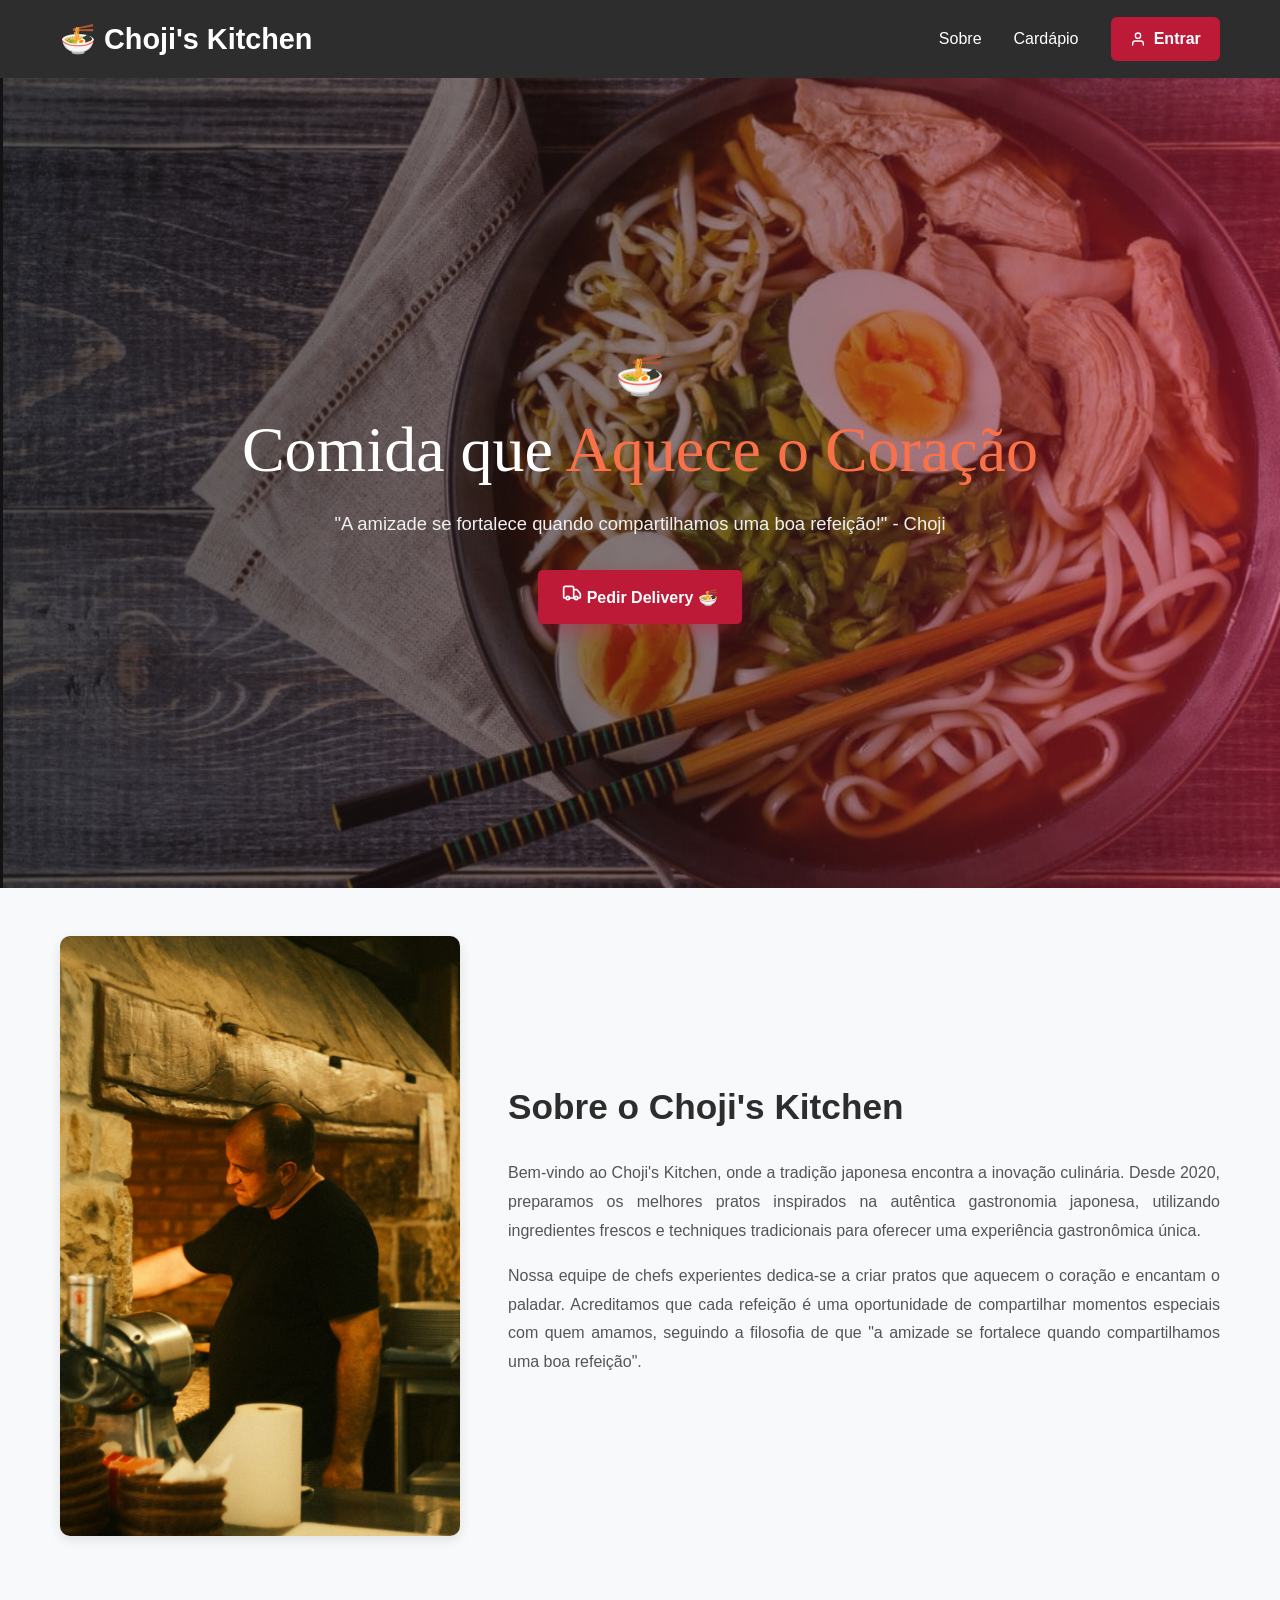
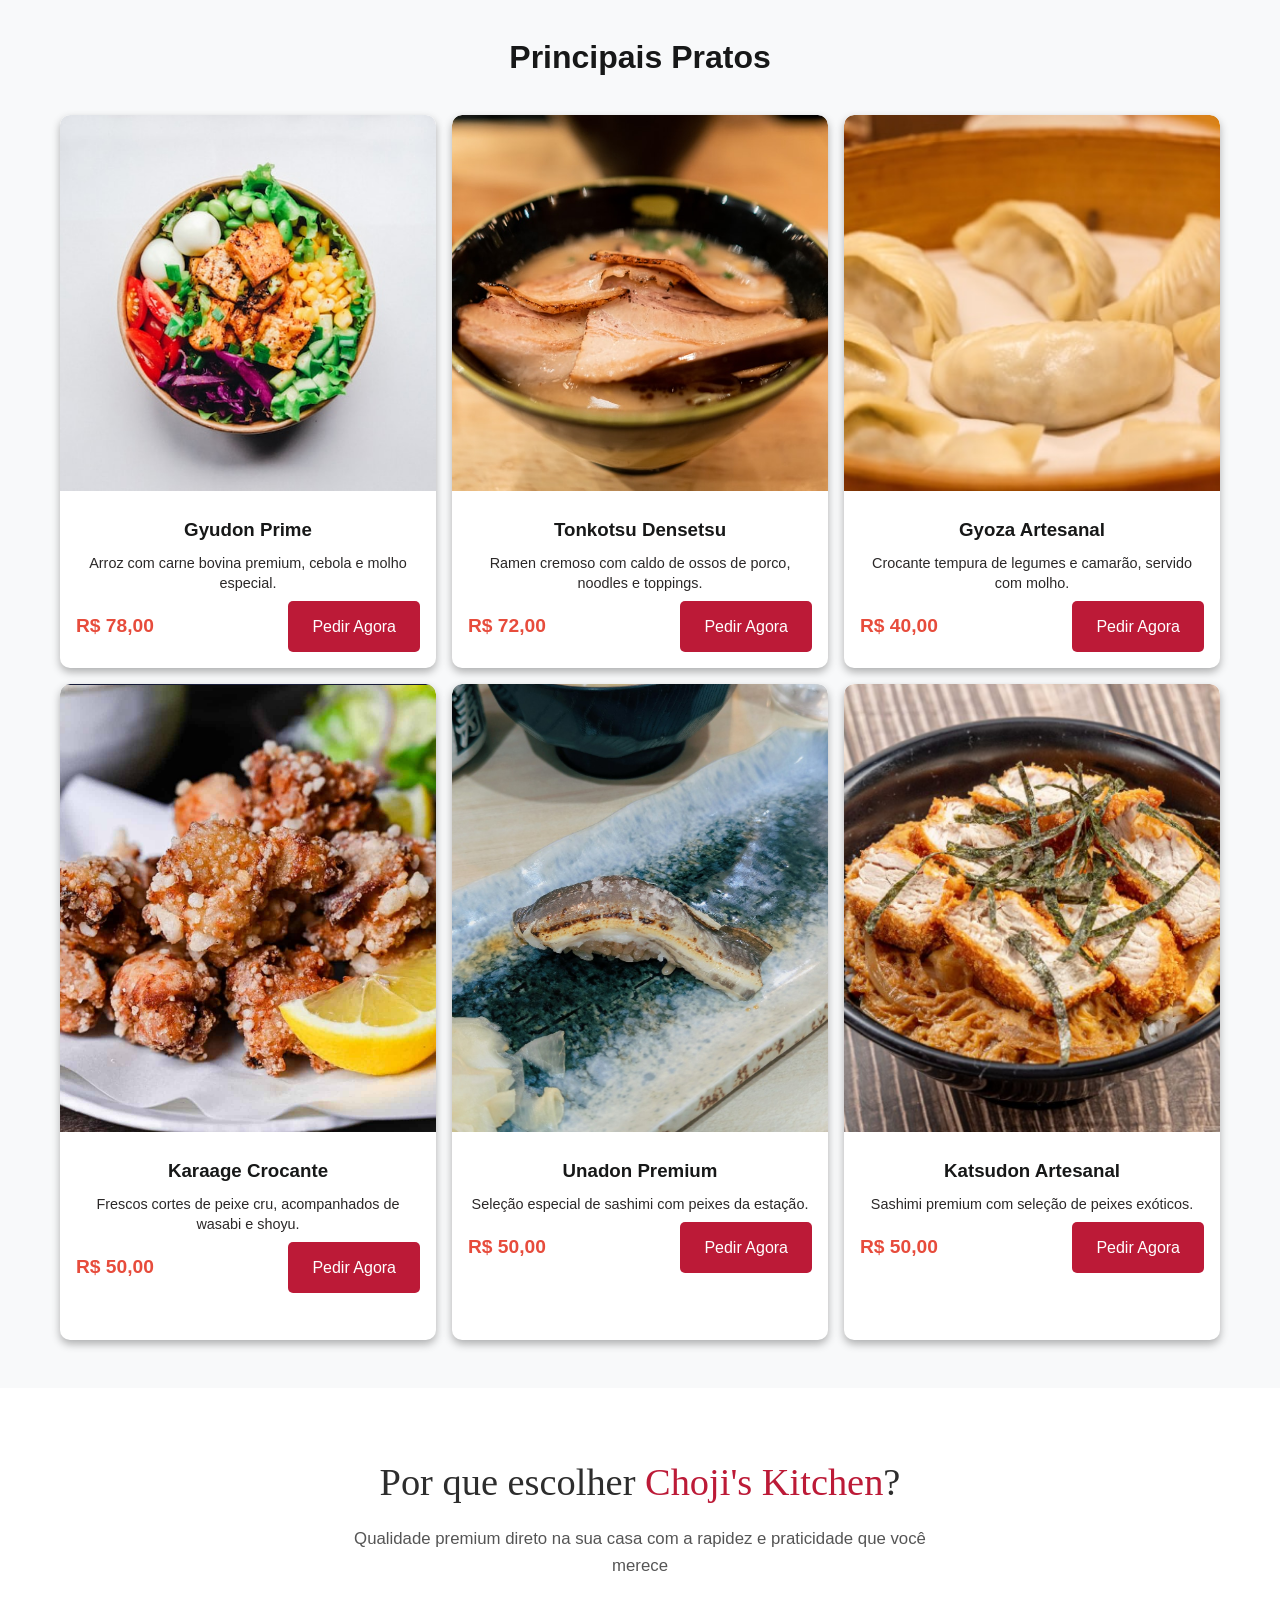
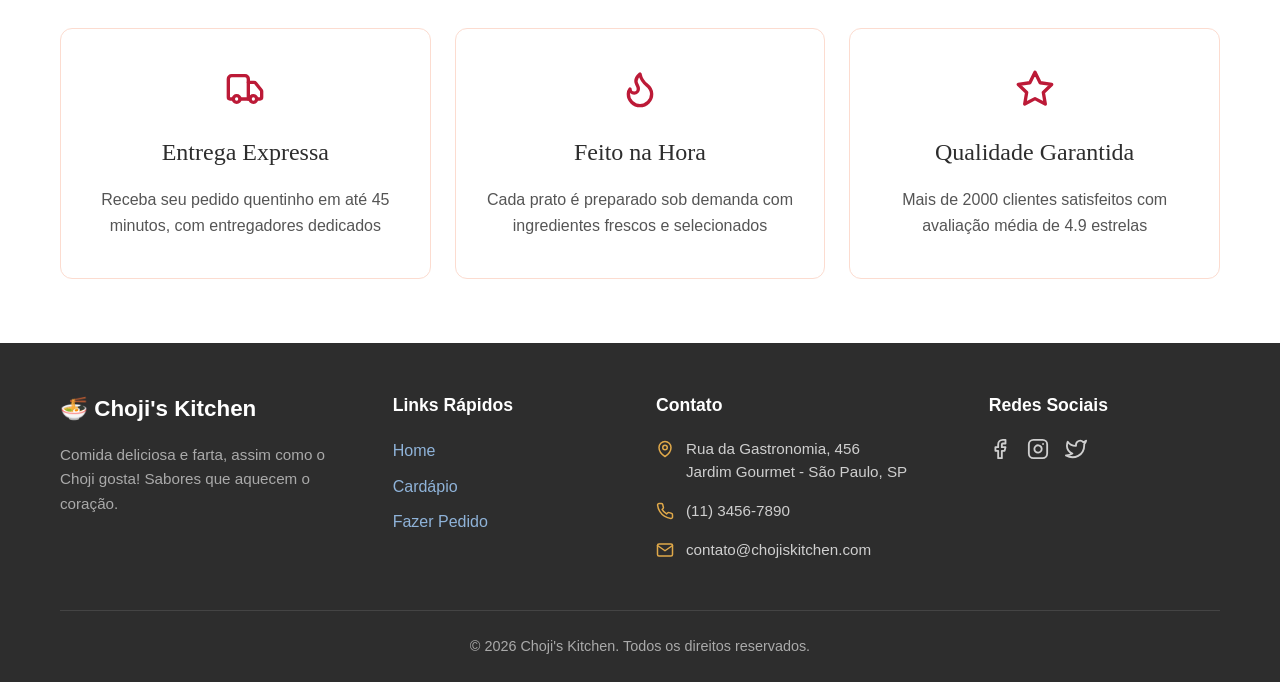
<file: index.html>
<!DOCTYPE html>
<html lang="pt-BR">
<head>
    <meta charset="UTF-8">
    <meta name="viewport" content="width=device-width, initial-scale=1.0">
    <title>Dark Kitchen - Comida Japonesa</title>
    <link rel="stylesheet" href="style.css">
</head>
<body>
    <nav>
        <div class="nav-container">
            <h1 class="logo">🍜 Choji's Kitchen</h1>
            <div class="nav-right">
                <ul class="nav-menu">
                    <li><a href="#sobre">Sobre</a></li>
                    <li><a href="#pratos">Cardápio</a></li>
                </ul>
                <a href="login/login.html" class="btn-login">
                    <svg xmlns="http://www.w3.org/2000/svg" width="16" height="16" viewBox="0 0 24 24" fill="none" stroke="currentColor" stroke-width="2" stroke-linecap="round" stroke-linejoin="round"><path d="M20 21v-2a4 4 0 0 0-4-4H8a4 4 0 0 0-4 4v2"/><circle cx="12" cy="7" r="4"/></svg>
                    Entrar
                </a>
            </div>
        </div>
    </nav>

    <section id="home" class="banner">
        <div class="banner-content">
            <div class="banner-emoji">🍜</div>
            <h2>Comida que <span class="banner-accent">Aquece o Coração</span></h2>
            <p>"A amizade se fortalece quando compartilhamos uma boa refeição!" - Choji</p>
            <a href="#pratos" class="btn banner-btn">
                <svg xmlns="http://www.w3.org/2000/svg" width="20" height="20" viewBox="0 0 24 24" fill="none" stroke="currentColor" stroke-width="2" stroke-linecap="round" stroke-linejoin="round"><path d="M14 18V6a2 2 0 0 0-2-2H4a2 2 0 0 0-2 2v11a1 1 0 0 0 1 1h2"/><path d="M15 18H9"/><path d="M19 18h2a1 1 0 0 0 1-1v-3.65a1 1 0 0 0-.22-.624l-3.48-4.35A1 1 0 0 0 17.52 8H14"/><circle cx="17" cy="18" r="2"/><circle cx="7" cy="18" r="2"/></svg>
                Pedir Delivery 🍜
            </a>
        </div>
    </section>

    <section id="sobre" class="sobre">
        <div class="container">
            <div class="sobre-content">
                <img src="./imagens/fotoSobre.jfif" alt="Dark Kitchen Restaurante" class="sobre-img">
                <div class="sobre-text">
                    
                    <h2>Sobre o Choji's Kitchen</h2>

                    <p>Bem-vindo ao Choji's Kitchen, onde a tradição japonesa encontra a inovação culinária. Desde 2020,
                    preparamos os melhores pratos inspirados na autêntica gastronomia japonesa, utilizando ingredientes frescos
                    e techniques tradicionais para oferecer uma experiência gastronômica única.</p>

                    <p>Nossa equipe de chefs experientes dedica-se a criar pratos que aquecem o coração e encantam o paladar.
                    Acreditamos que cada refeição é uma oportunidade de compartilhar momentos especiais com quem amamos,
                    seguindo a filosofia de que "a amizade se fortalece quando compartilhamos uma boa refeição".</p>

                </div>
            </div>
        </div>
    </section>

    <section id="pratos" class="pratos">
        <div class="container">
            <h2>Principais Pratos</h2>
            <div class="pratos-grid">
                <div class="prato">
                    <img src="./imagens/gyudonPrime.jfif" alt="Gyudon Prime">
                    <h3>Gyudon Prime</h3>
                    <p class="descricao">Arroz com carne bovina premium, cebola e molho especial.</p>
                    <div class="prato-actions">
                        <p class="preco">R$ 78,00</p>
                        <a href="login/login.html" class="btn">Pedir Agora</a>
                    </div>
                </div>
                <div class="prato">
                    <img src="./imagens/tonkotsuDensetsu.jfif" alt="Tonkotsu Densetsu">
                    <h3>Tonkotsu Densetsu</h3>
                    <p class="descricao">Ramen cremoso com caldo de ossos de porco, noodles e toppings.</p>
                    <div class="prato-actions">
                        <p class="preco">R$ 72,00</p>
                        <a href="login/login.html" class="btn">Pedir Agora</a>
                    </div>
                </div>
                <div class="prato">
                    <img src="./imagens/gyozaArtesanal.jfif" alt="Gyoza Artesanal">
                    <h3>Gyoza Artesanal</h3>
                    <p class="descricao">Crocante tempura de legumes e camarão, servido com molho.</p>
                    <div class="prato-actions">
                        <p class="preco">R$ 40,00</p>
                        <a href="login/login.html" class="btn">Pedir Agora</a>
                    </div>
                </div>
                <div class="prato">
                    <img src="./imagens/karague.png" alt="Karaage Crocante">
                    <h3>Karaage Crocante</h3>
                    <p class="descricao">Frescos cortes de peixe cru, acompanhados de wasabi e shoyu.</p>
                    <div class="prato-actions">
                        <p class="preco">R$ 50,00</p>
                        <a href="login/login.html" class="btn">Pedir Agora</a>
                    </div>
                </div>
                <div class="prato">
                    <img src="./imagens/unadonPremium.jfif" alt="Unadon Premium">
                    <h3>Unadon Premium</h3>
                    <p class="descricao">Seleção especial de sashimi com peixes da estação.</p>
                    <div class="prato-actions">
                        <p class="preco">R$ 50,00</p>
                        <a href="login/login.html" class="btn">Pedir Agora</a>
                    </div>
                </div>
                <div class="prato">
                    <img src="./imagens/katsudon.png" alt="Katsudon Artesanal">
                    <h3>Katsudon Artesanal</h3>
                    <p class="descricao">Sashimi premium com seleção de peixes exóticos.</p>
                    <div class="prato-actions">
                        <p class="preco">R$ 50,00</p>
                        <a href="login/login.html" class="btn">Pedir Agora</a>
                    </div>
                </div>
            </div>
        </div>
    </section>

    <section id="qualidade" class="qualidade">
        <div class="container">
            <h2>Por que escolher <span class="accent">Choji's Kitchen</span>?</h2>
            <p class="qualidade-subtitulo">Qualidade premium direto na sua casa com a rapidez e praticidade que você merece</p>
            <div class="qualidade-grid">
                <div class="qualidade-card">
                    <div class="qualidade-icon">
                        <svg xmlns="http://www.w3.org/2000/svg" width="40" height="40" viewBox="0 0 24 24" fill="none" stroke="currentColor" stroke-width="2" stroke-linecap="round" stroke-linejoin="round"><path d="M14 18V6a2 2 0 0 0-2-2H4a2 2 0 0 0-2 2v11a1 1 0 0 0 1 1h2"/><path d="M15 18H9"/><path d="M19 18h2a1 1 0 0 0 1-1v-3.65a1 1 0 0 0-.22-.624l-3.48-4.35A1 1 0 0 0 17.52 8H14"/><circle cx="17" cy="18" r="2"/><circle cx="7" cy="18" r="2"/></svg>
                    </div>
                    <h3>Entrega Expressa</h3>
                    <p>Receba seu pedido quentinho em até 45 minutos, com entregadores dedicados</p>
                </div>
                <div class="qualidade-card">
                    <div class="qualidade-icon">
                        <svg xmlns="http://www.w3.org/2000/svg" width="40" height="40" viewBox="0 0 24 24" fill="none" stroke="currentColor" stroke-width="2" stroke-linecap="round" stroke-linejoin="round"><path d="M8.5 14.5A2.5 2.5 0 0 0 11 12c0-1.38-.5-2-1-3-1.072-2.143-.224-4.054 2-6 .5 2.5 2 4.9 4 6.5 2 1.6 3 3.5 3 5.5a7 7 0 1 1-14 0c0-1.153.433-2.294 1-3a2.5 2.5 0 0 0 2.5 2.5z"/></svg>
                    </div>
                    <h3>Feito na Hora</h3>
                    <p>Cada prato é preparado sob demanda com ingredientes frescos e selecionados</p>
                </div>
                <div class="qualidade-card">
                    <div class="qualidade-icon">
                        <svg xmlns="http://www.w3.org/2000/svg" width="40" height="40" viewBox="0 0 24 24" fill="none" stroke="currentColor" stroke-width="2" stroke-linecap="round" stroke-linejoin="round"><polygon points="12 2 15.09 8.26 22 9.27 17 14.14 18.18 21.02 12 17.77 5.82 21.02 7 14.14 2 9.27 8.91 8.26 12 2"/></svg>
                    </div>
                    <h3>Qualidade Garantida</h3>
                    <p>Mais de 2000 clientes satisfeitos com avaliação média de 4.9 estrelas</p>
                </div>
            </div>
        </div>
    </section>

    <footer>
        <div class="container">
            <div class="footer-grid">
                <div class="footer-col">
                    <h3 class="footer-brand">🍜 Choji's Kitchen</h3>
                    <p class="footer-desc">Comida deliciosa e farta, assim como o Choji gosta! Sabores que aquecem o coração.</p>
                </div>
                <div class="footer-col">
                    <h4>Links Rápidos</h4>
                    <ul class="footer-links">
                        <li><a href="#home">Home</a></li>
                        <li><a href="#pratos">Cardápio</a></li>
                        <li><a href="login/login.html">Fazer Pedido</a></li>
                    </ul>
                </div>
                <div class="footer-col">
                    <h4>Contato</h4>
                    <ul class="footer-contact">
                        <li>
                            <svg xmlns="http://www.w3.org/2000/svg" width="18" height="18" viewBox="0 0 24 24" fill="none" stroke="currentColor" stroke-width="2" stroke-linecap="round" stroke-linejoin="round"><path d="M20 10c0 7-8 12-8 12s-8-5-8-12a8 8 0 0 1 16 0z"/><circle cx="12" cy="10" r="3"/></svg>
                            <span>Rua da Gastronomia, 456<br>Jardim Gourmet - São Paulo, SP</span>
                        </li>
                        <li>
                            <svg xmlns="http://www.w3.org/2000/svg" width="18" height="18" viewBox="0 0 24 24" fill="none" stroke="currentColor" stroke-width="2" stroke-linecap="round" stroke-linejoin="round"><path d="M22 16.92v3a2 2 0 0 1-2.18 2 19.79 19.79 0 0 1-8.63-3.07 19.5 19.5 0 0 1-6-6 19.79 19.79 0 0 1-3.07-8.67A2 2 0 0 1 4.11 2h3a2 2 0 0 1 2 1.72 12.84 12.84 0 0 0 .7 2.81 2 2 0 0 1-.45 2.11L8.09 9.91a16 16 0 0 0 6 6l1.27-1.27a2 2 0 0 1 2.11-.45 12.84 12.84 0 0 0 2.81.7A2 2 0 0 1 22 16.92z"/></svg>
                            <span>(11) 3456-7890</span>
                        </li>
                        <li>
                            <svg xmlns="http://www.w3.org/2000/svg" width="18" height="18" viewBox="0 0 24 24" fill="none" stroke="currentColor" stroke-width="2" stroke-linecap="round" stroke-linejoin="round"><path d="M4 4h16c1.1 0 2 .9 2 2v12c0 1.1-.9 2-2 2H4c-1.1 0-2-.9-2-2V6c0-1.1.9-2 2-2z"/><polyline points="22,6 12,13 2,6"/></svg>
                            <span>contato@chojiskitchen.com</span>
                        </li>
                    </ul>
                </div>
                <div class="footer-col">
                    <h4>Redes Sociais</h4>
                    <div class="footer-social">
                        <a href="#" aria-label="Facebook"><svg xmlns="http://www.w3.org/2000/svg" width="22" height="22" viewBox="0 0 24 24" fill="none" stroke="currentColor" stroke-width="2" stroke-linecap="round" stroke-linejoin="round"><path d="M18 2h-3a5 5 0 0 0-5 5v3H7v4h3v8h4v-8h3l1-4h-4V7a1 1 0 0 1 1-1h3z"/></svg></a>
                        <a href="#" aria-label="Instagram"><svg xmlns="http://www.w3.org/2000/svg" width="22" height="22" viewBox="0 0 24 24" fill="none" stroke="currentColor" stroke-width="2" stroke-linecap="round" stroke-linejoin="round"><rect x="2" y="2" width="20" height="20" rx="5" ry="5"/><path d="M16 11.37A4 4 0 1 1 12.63 8 4 4 0 0 1 16 11.37z"/><line x1="17.5" y1="6.5" x2="17.51" y2="6.5"/></svg></a>
                        <a href="#" aria-label="Twitter"><svg xmlns="http://www.w3.org/2000/svg" width="22" height="22" viewBox="0 0 24 24" fill="none" stroke="currentColor" stroke-width="2" stroke-linecap="round" stroke-linejoin="round"><path d="M23 3a10.9 10.9 0 0 1-3.14 1.53 4.48 4.48 0 0 0-7.86 3v1A10.66 10.66 0 0 1 3 4s-4 9 5 13a11.64 11.64 0 0 1-7 2c9 5 20 0 20-11.5a4.5 4.5 0 0 0-.08-.83A7.72 7.72 0 0 0 23 3z"/></svg></a>
                    </div>
                </div>
            </div>
            <div class="footer-bottom">
                <p>&copy; 2026 Choji's Kitchen. Todos os direitos reservados.</p>
            </div>
        </div>
    </footer>

    <script src="script.js"></script>
</body>
</html>
</file>
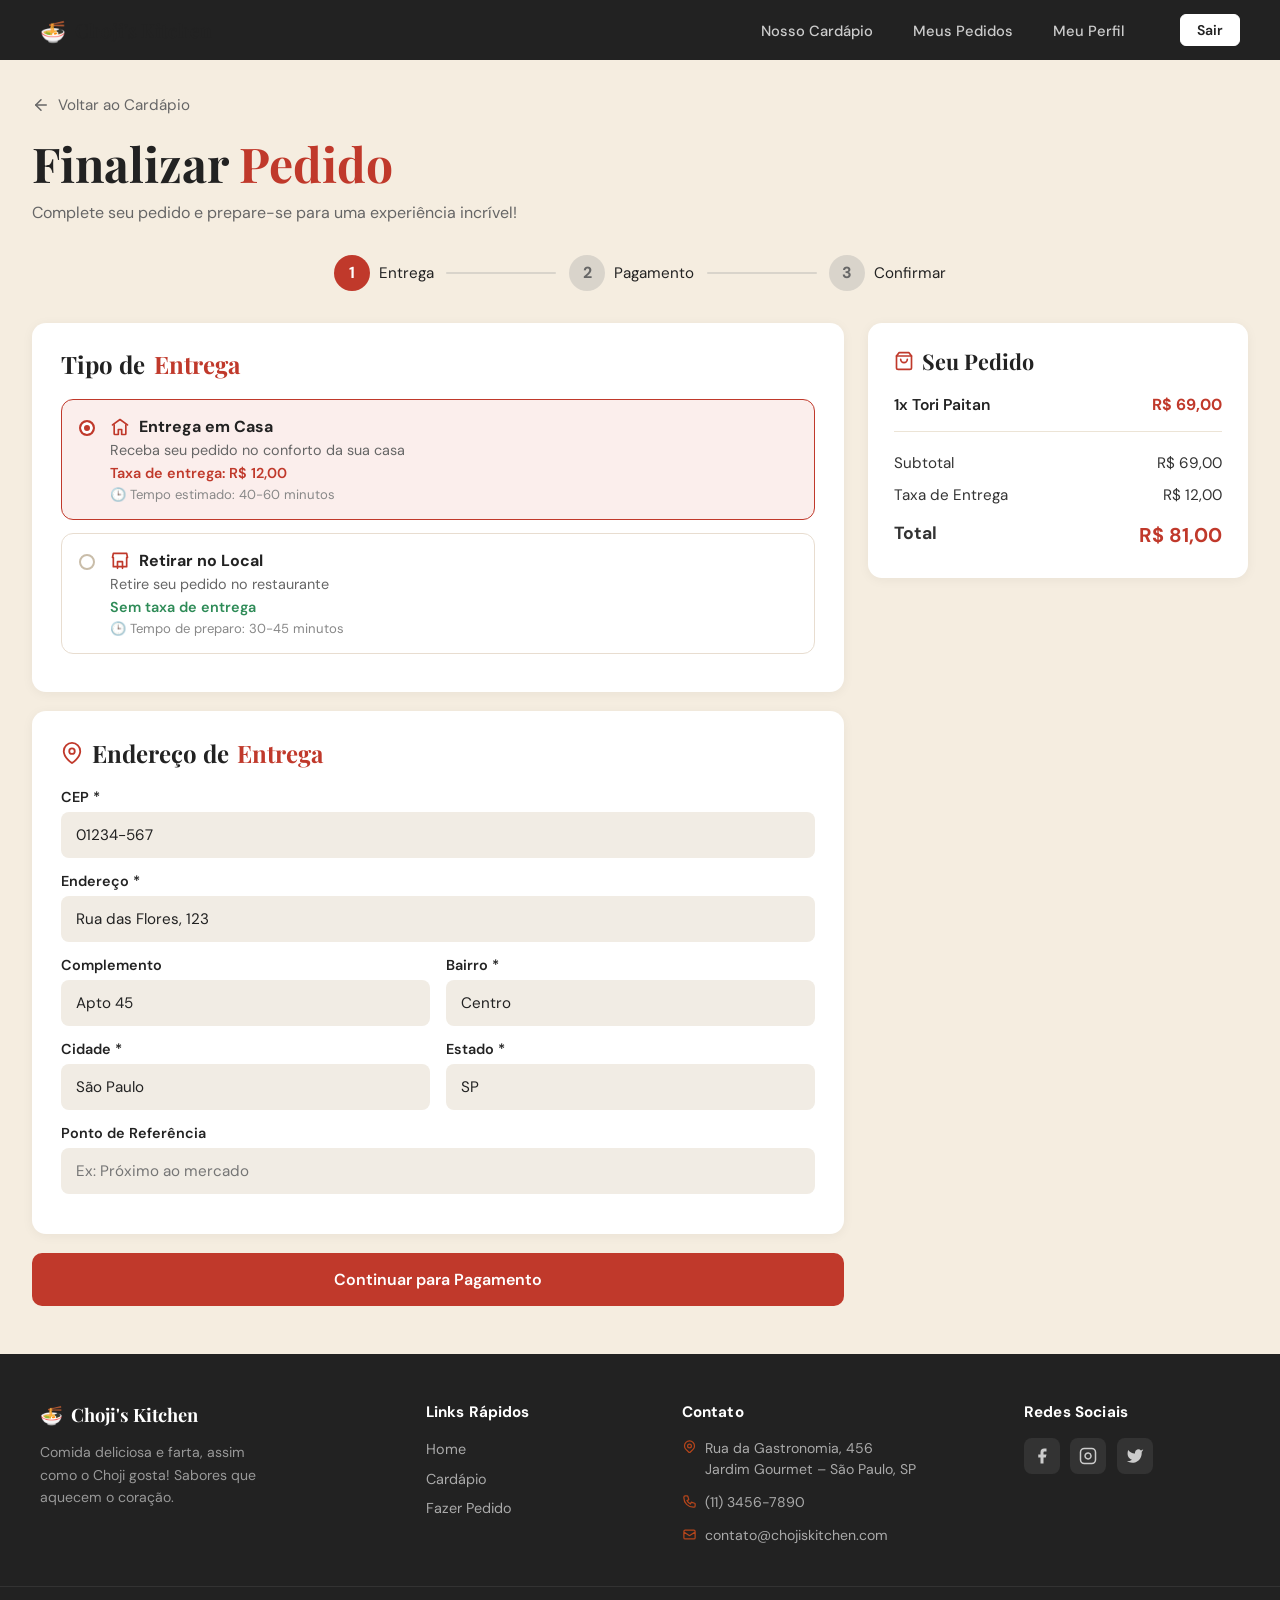
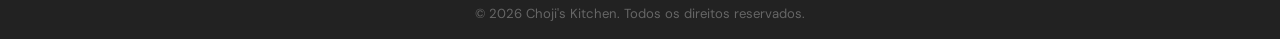
<file: cliente/checkout.html>
<!DOCTYPE html>
<html lang="pt-BR">
<head>
  <meta charset="UTF-8" />
  <meta name="viewport" content="width=device-width, initial-scale=1.0" />
  <title>Choji's Kitchen – Finalizar Pedido</title>
  <link rel="stylesheet" href="cliente.css" />
  <link rel="stylesheet" href="checkout.css" />
  <link rel="preconnect" href="https://fonts.googleapis.com" />
  <link rel="preconnect" href="https://fonts.gstatic.com" crossorigin />
  <link href="https://fonts.googleapis.com/css2?family=Playfair+Display:wght@400;700&family=DM+Sans:wght@400;500;600;700&display=swap" rel="stylesheet" />
</head>
<body>

  <!-- ===== NAV ===== -->
  <nav class="navbar">
    <div class="nav-brand">
      <span class="brand-icon">🍜</span>
      <span class="brand-name">Choji's Kitchen</span>
    </div>
    <ul class="nav-links co-nav-links">
      <li><a href="cliente.html">Nosso Cardápio</a></li>
      <li><a href="cliente.html">Meus Pedidos</a></li>
      <li><a href="cliente.html">Meu Perfil</a></li>
    </ul>
    <div class="nav-actions">
      <button class="btn-sair co-btn-sair" onclick="window.location.href='../login/login.html'">Sair</button>
    </div>
  </nav>

  <!-- ===== CHECKOUT PAGE ===== -->
  <main class="co-page">
    <a class="co-back" href="cliente.html">
      <svg width="18" height="18" viewBox="0 0 24 24" fill="none" stroke="currentColor" stroke-width="2" stroke-linecap="round" stroke-linejoin="round"><line x1="19" y1="12" x2="5" y2="12"/><polyline points="12 19 5 12 12 5"/></svg>
      <span>Voltar ao Cardápio</span>
    </a>

    <h1 class="co-title">Finalizar <span class="co-title-accent">Pedido</span></h1>
    <p class="co-subtitle">Complete seu pedido e prepare-se para uma experiência incrível!</p>

    <!-- Stepper -->
    <div class="co-stepper" id="coStepper">
      <div class="co-step" data-step="1">
        <span class="co-step-circle">1</span>
        <span class="co-step-label">Entrega</span>
      </div>
      <div class="co-step-bar" data-bar="1"></div>
      <div class="co-step" data-step="2">
        <span class="co-step-circle">2</span>
        <span class="co-step-label">Pagamento</span>
      </div>
      <div class="co-step-bar" data-bar="2"></div>
      <div class="co-step" data-step="3">
        <span class="co-step-circle">3</span>
        <span class="co-step-label">Confirmar</span>
      </div>
    </div>

    <div class="co-grid">
      <!-- LEFT: STEPS -->
      <section class="co-left">

        <!-- ===== STEP 1: ENTREGA ===== -->
        <div class="co-step-pane" data-pane="1">

          <div class="co-card">
            <h2 class="co-card-title">Tipo de <span class="co-accent">Entrega</span></h2>

            <label class="co-radio-card selected" data-type="delivery">
              <input type="radio" name="deliveryType" value="delivery" checked hidden />
              <span class="co-radio-dot"></span>
              <div class="co-radio-body">
                <div class="co-radio-head">
                  <svg width="20" height="20" viewBox="0 0 24 24" fill="none" stroke="currentColor" stroke-width="2" stroke-linecap="round" stroke-linejoin="round"><path d="M3 9.5L12 3l9 6.5"/><path d="M5 9.5V20a1 1 0 001 1h4v-6h4v6h4a1 1 0 001-1V9.5"/></svg>
                  <strong>Entrega em Casa</strong>
                </div>
                <p class="co-radio-desc">Receba seu pedido no conforto da sua casa</p>
                <p class="co-radio-fee">Taxa de entrega: R$ 12,00</p>
                <p class="co-radio-time">🕒 Tempo estimado: 40-60 minutos</p>
              </div>
            </label>

            <label class="co-radio-card" data-type="pickup">
              <input type="radio" name="deliveryType" value="pickup" hidden />
              <span class="co-radio-dot"></span>
              <div class="co-radio-body">
                <div class="co-radio-head">
                  <svg width="20" height="20" viewBox="0 0 24 24" fill="none" stroke="currentColor" stroke-width="2" stroke-linecap="round" stroke-linejoin="round"><path d="M3 9l1-5h16l1 5"/><path d="M4 9v11h16V9"/><path d="M9 22V14h6v8"/></svg>
                  <strong>Retirar no Local</strong>
                </div>
                <p class="co-radio-desc">Retire seu pedido no restaurante</p>
                <p class="co-radio-fee co-fee-free">Sem taxa de entrega</p>
                <p class="co-radio-time">🕒 Tempo de preparo: 30-45 minutos</p>
              </div>
            </label>
          </div>

          <div class="co-card" id="addressCard">
            <h2 class="co-card-title">
              <svg width="22" height="22" viewBox="0 0 24 24" fill="none" stroke="currentColor" stroke-width="2" stroke-linecap="round" stroke-linejoin="round"><path d="M21 10c0 7-9 13-9 13s-9-6-9-13a9 9 0 0118 0z"/><circle cx="12" cy="10" r="3"/></svg>
              Endereço de <span class="co-accent">Entrega</span>
            </h2>

            <div class="co-field">
              <label>CEP *</label>
              <input type="text" id="fCep" value="01234-567" />
            </div>
            <div class="co-field">
              <label>Endereço *</label>
              <input type="text" id="fAddr" value="Rua das Flores, 123" />
            </div>
            <div class="co-row-2">
              <div class="co-field">
                <label>Complemento</label>
                <input type="text" id="fComp" value="Apto 45" />
              </div>
              <div class="co-field">
                <label>Bairro *</label>
                <input type="text" id="fBairro" value="Centro" />
              </div>
            </div>
            <div class="co-row-2">
              <div class="co-field">
                <label>Cidade *</label>
                <input type="text" id="fCidade" value="São Paulo" />
              </div>
              <div class="co-field">
                <label>Estado *</label>
                <input type="text" id="fEstado" value="SP" />
              </div>
            </div>
            <div class="co-field">
              <label>Ponto de Referência</label>
              <input type="text" id="fRef" placeholder="Ex: Próximo ao mercado" />
            </div>
          </div>

          <button class="co-btn-primary co-btn-full" id="btnGoPayment">Continuar para Pagamento</button>
        </div>

        <!-- ===== STEP 2: PAGAMENTO ===== -->
        <div class="co-step-pane" data-pane="2" hidden>

          <div class="co-card">
            <h2 class="co-card-title">Forma de <span class="co-accent">Pagamento</span></h2>

            <label class="co-radio-card selected" data-pay="card">
              <input type="radio" name="payType" value="card" checked hidden />
              <span class="co-radio-dot"></span>
              <div class="co-radio-body">
                <div class="co-radio-head">
                  <svg width="20" height="20" viewBox="0 0 24 24" fill="none" stroke="currentColor" stroke-width="2" stroke-linecap="round" stroke-linejoin="round"><rect x="2" y="5" width="20" height="14" rx="2"/><line x1="2" y1="10" x2="22" y2="10"/></svg>
                  <strong>Cartão de Crédito/Débito</strong>
                </div>
                <p class="co-radio-desc">Pagamento online seguro</p>
              </div>
            </label>

            <label class="co-radio-card" data-pay="pix">
              <input type="radio" name="payType" value="pix" hidden />
              <span class="co-radio-dot"></span>
              <div class="co-radio-body">
                <div class="co-radio-head">
                  <svg width="20" height="20" viewBox="0 0 24 24" fill="none" stroke="currentColor" stroke-width="2" stroke-linecap="round" stroke-linejoin="round"><rect x="5" y="2" width="14" height="20" rx="2"/><line x1="12" y1="18" x2="12.01" y2="18"/></svg>
                  <strong>PIX</strong>
                </div>
                <p class="co-radio-desc">Pagamento instantâneo via QR Code</p>
              </div>
            </label>

            <label class="co-radio-card" data-pay="cash">
              <input type="radio" name="payType" value="cash" hidden />
              <span class="co-radio-dot"></span>
              <div class="co-radio-body">
                <div class="co-radio-head">
                  <svg width="20" height="20" viewBox="0 0 24 24" fill="none" stroke="currentColor" stroke-width="2" stroke-linecap="round" stroke-linejoin="round"><rect x="2" y="6" width="20" height="12" rx="2"/><circle cx="12" cy="12" r="2.5"/></svg>
                  <strong>Dinheiro</strong>
                </div>
                <p class="co-radio-desc">Pagamento na entrega/retirada</p>
              </div>
            </label>
          </div>

          <div class="co-card" id="cardDataBlock">
            <h2 class="co-card-title">Dados do Cartão</h2>
            <div class="co-field">
              <label>Número do Cartão *</label>
              <input type="text" placeholder="0000 0000 0000 0000" />
            </div>
            <div class="co-field">
              <label>Nome no Cartão *</label>
              <input type="text" placeholder="NOME COMPLETO" />
            </div>
            <div class="co-row-2">
              <div class="co-field">
                <label>Validade *</label>
                <input type="text" placeholder="MM/AA" />
              </div>
              <div class="co-field">
                <label>CVV *</label>
                <input type="text" placeholder="000" />
              </div>
            </div>
          </div>

          <div class="co-card">
            <h2 class="co-card-title">Observações</h2>
            <div class="co-field">
              <textarea id="fObs" rows="3" placeholder="Alguma observação sobre o pedido? (Opcional)"></textarea>
            </div>
          </div>

          <div class="co-actions">
            <button class="co-btn-secondary" data-prev>Voltar</button>
            <button class="co-btn-primary" id="btnGoReview">Revisar Pedido</button>
          </div>
        </div>

        <!-- ===== STEP 3: CONFIRMAR ===== -->
        <div class="co-step-pane" data-pane="3" hidden>

          <div class="co-card">
            <h2 class="co-card-title">Resumo do <span class="co-accent">Pedido</span></h2>

            <div class="co-summary-block">
              <div class="co-summary-head">
                <svg width="18" height="18" viewBox="0 0 24 24" fill="none" stroke="currentColor" stroke-width="2" stroke-linecap="round" stroke-linejoin="round"><path d="M3 9.5L12 3l9 6.5"/><path d="M5 9.5V20a1 1 0 001 1h4v-6h4v6h4a1 1 0 001-1V9.5"/></svg>
                <strong>Entrega</strong>
              </div>
              <div class="co-summary-body" id="sumEntrega"></div>
            </div>

            <hr class="co-divider" />

            <div class="co-summary-block">
              <div class="co-summary-head">
                <svg width="18" height="18" viewBox="0 0 24 24" fill="none" stroke="currentColor" stroke-width="2" stroke-linecap="round" stroke-linejoin="round"><rect x="2" y="6" width="20" height="12" rx="2"/><circle cx="12" cy="12" r="2.5"/></svg>
                <strong>Pagamento</strong>
              </div>
              <div class="co-summary-body" id="sumPagamento"></div>
            </div>
          </div>

          <div class="co-actions">
            <button class="co-btn-secondary" data-prev>Voltar</button>
            <button class="co-btn-primary" id="btnConfirm">
              <svg width="18" height="18" viewBox="0 0 24 24" fill="none" stroke="currentColor" stroke-width="2" stroke-linecap="round" stroke-linejoin="round"><circle cx="12" cy="12" r="10"/><polyline points="9 12 12 15 16 10"/></svg>
              Confirmar Pedido
            </button>
          </div>
        </div>
      </section>

      <!-- RIGHT: ORDER SUMMARY -->
      <aside class="co-side">
        <div class="co-side-card">
          <h3 class="co-side-title">
            <svg width="20" height="20" viewBox="0 0 24 24" fill="none" stroke="currentColor" stroke-width="2" stroke-linecap="round" stroke-linejoin="round"><path d="M6 2L3 6v14a2 2 0 002 2h14a2 2 0 002-2V6l-3-4z"/><line x1="3" y1="6" x2="21" y2="6"/><path d="M16 10a4 4 0 01-8 0"/></svg>
            Seu Pedido
          </h3>

          <div class="co-side-items" id="sideItems"></div>

          <hr class="co-divider" />

          <div class="co-side-row">
            <span>Subtotal</span>
            <span id="sideSubtotal">R$ 0,00</span>
          </div>
          <div class="co-side-row">
            <span>Taxa de Entrega</span>
            <span id="sideFee">R$ 12,00</span>
          </div>
          <div class="co-side-row co-side-total">
            <strong>Total</strong>
            <strong id="sideTotal">R$ 0,00</strong>
          </div>
        </div>
      </aside>
    </div>
  </main>

  <!-- ===== FOOTER ===== -->
  <footer class="footer">
    <div class="footer-grid">
      <div class="footer-brand">
        <div class="footer-brand-name">
          <span>🍜</span>
          <span>Choji's Kitchen</span>
        </div>
        <p class="footer-brand-desc">Comida deliciosa e farta, assim como o Choji gosta! Sabores que aquecem o coração.</p>
      </div>
      <div class="footer-col">
        <h4 class="footer-col-title">Links Rápidos</h4>
        <ul class="footer-links">
          <li><a href="cliente.html">Home</a></li>
          <li><a href="cliente.html">Cardápio</a></li>
          <li><a href="cliente.html">Fazer Pedido</a></li>
        </ul>
      </div>
      <div class="footer-col">
        <h4 class="footer-col-title">Contato</h4>
        <ul class="footer-contact">
          <li>
            <svg xmlns="http://www.w3.org/2000/svg" width="15" height="15" fill="none" viewBox="0 0 24 24" stroke="currentColor" stroke-width="2"><path stroke-linecap="round" stroke-linejoin="round" d="M17.657 16.657L13.414 20.9a1.998 1.998 0 01-2.827 0l-4.244-4.243a8 8 0 1111.314 0z"/><path stroke-linecap="round" stroke-linejoin="round" d="M15 11a3 3 0 11-6 0 3 3 0 016 0z"/></svg>
            <span>Rua da Gastronomia, 456<br>Jardim Gourmet – São Paulo, SP</span>
          </li>
          <li>
            <svg xmlns="http://www.w3.org/2000/svg" width="15" height="15" fill="none" viewBox="0 0 24 24" stroke="currentColor" stroke-width="2"><path stroke-linecap="round" stroke-linejoin="round" d="M3 5a2 2 0 012-2h3.28a1 1 0 01.948.684l1.498 4.493a1 1 0 01-.502 1.21l-2.257 1.13a11.042 11.042 0 005.516 5.516l1.13-2.257a1 1 0 011.21-.502l4.493 1.498a1 1 0 01.684.949V19a2 2 0 01-2 2h-1C9.716 21 3 14.284 3 6V5z"/></svg>
            <span>(11) 3456-7890</span>
          </li>
          <li>
            <svg xmlns="http://www.w3.org/2000/svg" width="15" height="15" fill="none" viewBox="0 0 24 24" stroke="currentColor" stroke-width="2"><path stroke-linecap="round" stroke-linejoin="round" d="M3 8l7.89 5.26a2 2 0 002.22 0L21 8M5 19h14a2 2 0 002-2V7a2 2 0 00-2-2H5a2 2 0 00-2 2v10a2 2 0 002 2z"/></svg>
            <span>contato@chojiskitchen.com</span>
          </li>
        </ul>
      </div>
      <div class="footer-col">
        <h4 class="footer-col-title">Redes Sociais</h4>
        <div class="footer-socials">
          <a href="#" class="footer-social-btn" aria-label="Facebook"><svg xmlns="http://www.w3.org/2000/svg" width="18" height="18" fill="currentColor" viewBox="0 0 24 24"><path d="M18 2h-3a5 5 0 00-5 5v3H7v4h3v8h4v-8h3l1-4h-4V7a1 1 0 011-1h3z"/></svg></a>
          <a href="#" class="footer-social-btn" aria-label="Instagram"><svg xmlns="http://www.w3.org/2000/svg" width="18" height="18" fill="none" viewBox="0 0 24 24" stroke="currentColor" stroke-width="2"><rect x="2" y="2" width="20" height="20" rx="5" ry="5"/><path stroke-linecap="round" d="M16 11.37A4 4 0 1112.63 8 4 4 0 0116 11.37z"/><line x1="17.5" y1="6.5" x2="17.51" y2="6.5"/></svg></a>
          <a href="#" class="footer-social-btn" aria-label="Twitter"><svg xmlns="http://www.w3.org/2000/svg" width="18" height="18" fill="currentColor" viewBox="0 0 24 24"><path d="M23 3a10.9 10.9 0 01-3.14 1.53 4.48 4.48 0 00-7.86 3v1A10.66 10.66 0 013 4s-4 9 5 13a11.64 11.64 0 01-7 2c9 5 20 0 20-11.5a4.5 4.5 0 00-.08-.83A7.72 7.72 0 0023 3z"/></svg></a>
        </div>
      </div>
    </div>
    <div class="footer-bottom">
      <p>© 2026 Choji's Kitchen. Todos os direitos reservados.</p>
    </div>
  </footer>

  <script src="../choji-orders.js"></script>
  <script src="checkout.js"></script>
</body>
</html>
</file>
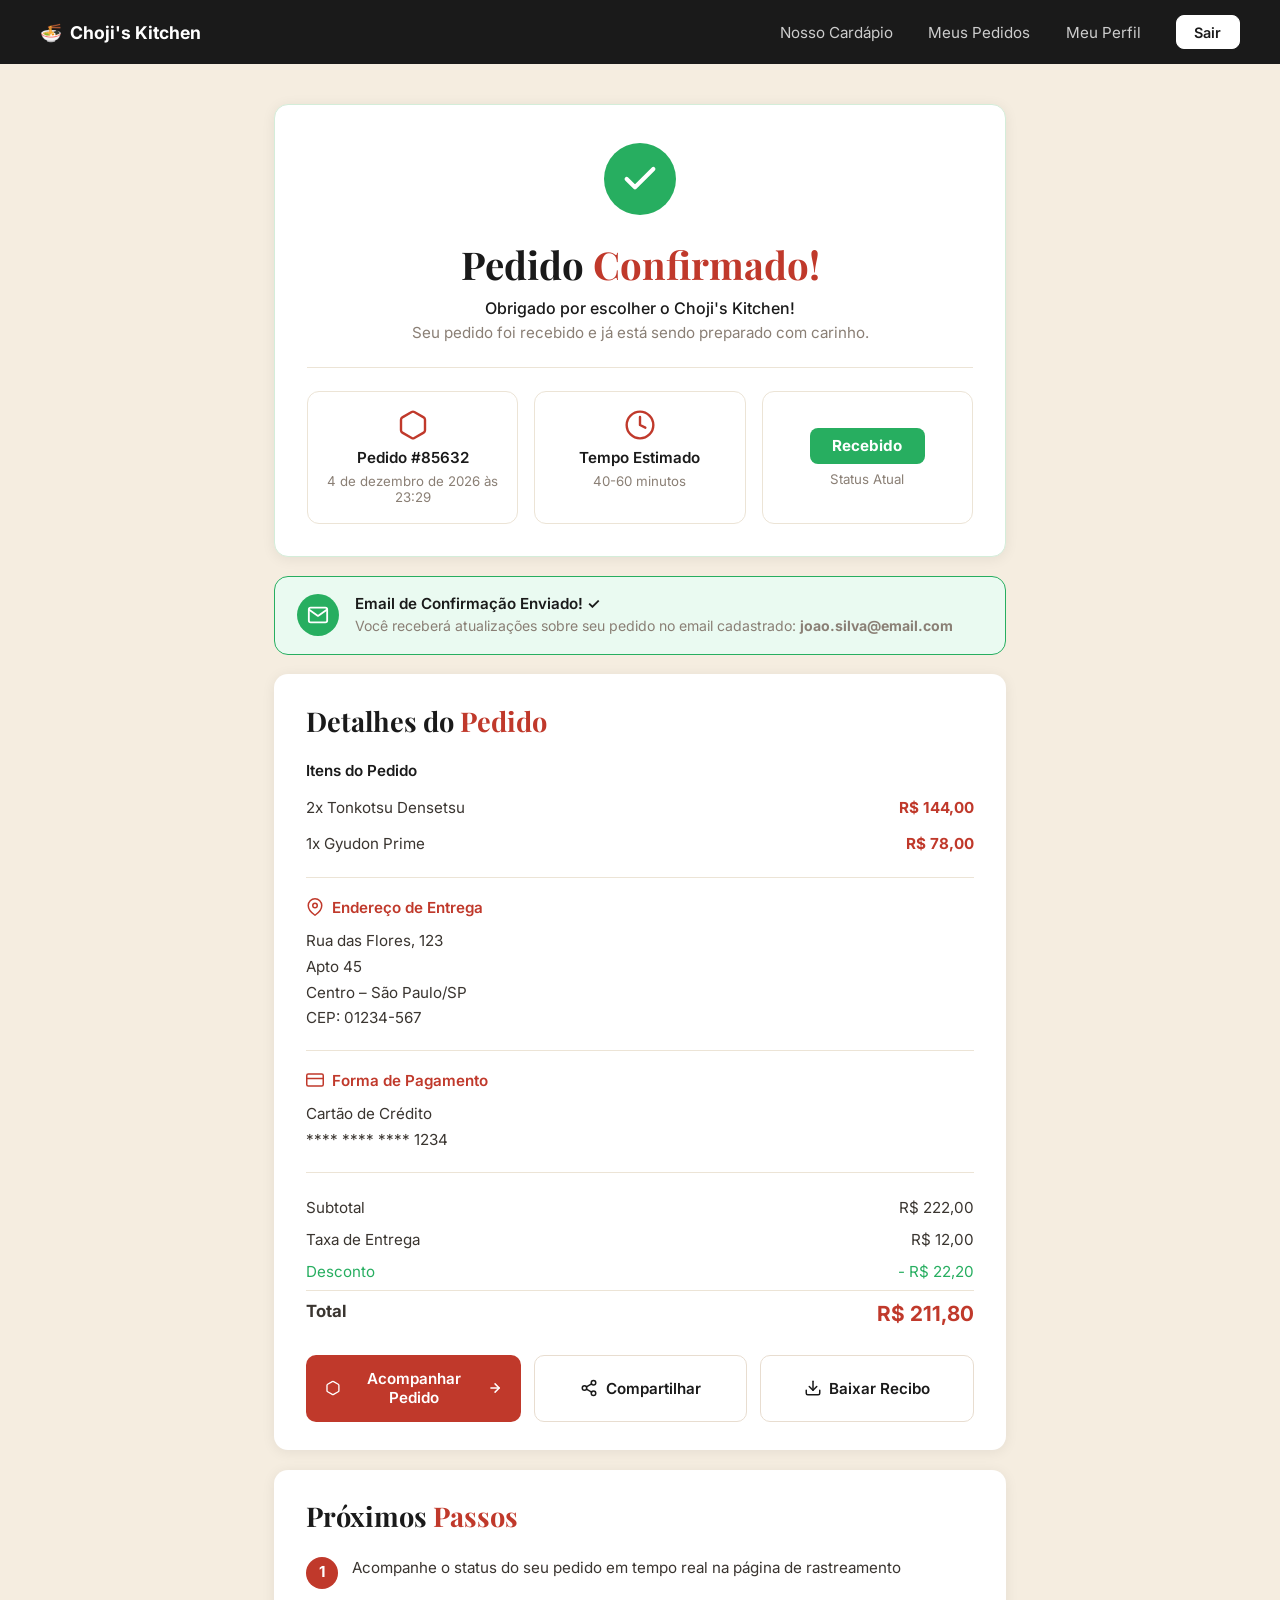
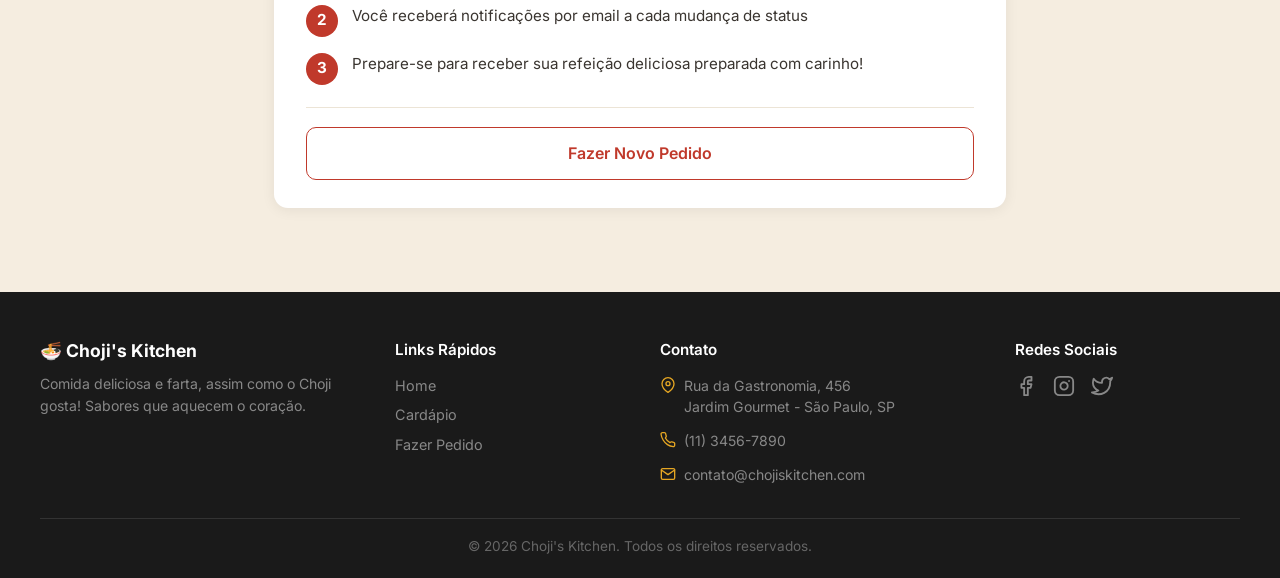
<file: cliente/confirmacao.html>
<!DOCTYPE html>
<html lang="pt-BR">
<head>
  <meta charset="UTF-8" />
  <meta name="viewport" content="width=device-width, initial-scale=1.0" />
  <title>Pedido Confirmado — Choji's Kitchen</title>
  <link rel="preconnect" href="https://fonts.googleapis.com" />
  <link rel="preconnect" href="https://fonts.gstatic.com" crossorigin />
  <link href="https://fonts.googleapis.com/css2?family=Playfair+Display:wght@700&family=Inter:wght@400;500;600;700&display=swap" rel="stylesheet" />
  <link rel="stylesheet" href="confirmacao.css" />
</head>
<body>

  <!-- NAV -->
  <nav class="nav">
    <a href="cliente.html" class="nav-brand">
      🍜 <span>Choji's Kitchen</span>
    </a>
    <div class="nav-links">
      <a href="cliente.html?page=cardapio">Nosso Cardápio</a>
      <a href="cliente.html?page=pedidos">Meus Pedidos</a>
      <a href="cliente.html?page=perfil">Meu Perfil</a>
      <button class="btn-sair">Sair</button>
    </div>
  </nav>

  <!-- PAGE -->
  <main class="cf-page">

    <!-- HERO CONFIRMAÇÃO -->
    <div class="cf-hero-card">
      <div class="cf-check-circle">
        <svg width="40" height="40" viewBox="0 0 24 24" fill="none" stroke="#fff" stroke-width="2.5" stroke-linecap="round" stroke-linejoin="round">
          <polyline points="20 6 9 17 4 12"/>
        </svg>
      </div>

      <h1 class="cf-hero-title">Pedido <span class="cf-accent">Confirmado!</span></h1>
      <p class="cf-hero-sub">Obrigado por escolher o Choji's Kitchen!</p>
      <p class="cf-hero-desc">Seu pedido foi recebido e já está sendo preparado com carinho.</p>

      <hr class="cf-divider" />

      <!-- INFO CARDS -->
      <div class="cf-info-grid">
        <div class="cf-info-card">
          <svg class="cf-info-icon" width="32" height="32" viewBox="0 0 24 24" fill="none" stroke="currentColor" stroke-width="1.8" stroke-linecap="round" stroke-linejoin="round">
            <path d="M21 16V8a2 2 0 0 0-1-1.73l-7-4a2 2 0 0 0-2 0l-7 4A2 2 0 0 0 3 8v8a2 2 0 0 0 1 1.73l7 4a2 2 0 0 0 2 0l7-4A2 2 0 0 0 21 16z"/>
          </svg>
          <div class="cf-info-label">Pedido <span id="cfOrderNum">#83903</span></div>
          <div class="cf-info-sub" id="cfOrderDate">13 de junho de 2026 às 19:04</div>
        </div>

        <div class="cf-info-card">
          <svg class="cf-info-icon" width="32" height="32" viewBox="0 0 24 24" fill="none" stroke="currentColor" stroke-width="1.8" stroke-linecap="round" stroke-linejoin="round">
            <circle cx="12" cy="12" r="10"/><polyline points="12 6 12 12 16 14"/>
          </svg>
          <div class="cf-info-label">Tempo Estimado</div>
          <div class="cf-info-sub">40-60 minutos</div>
        </div>

        <div class="cf-info-card cf-info-card--status">
          <div class="cf-status-badge">Recebido</div>
          <div class="cf-info-sub">Status Atual</div>
        </div>
      </div>
    </div>

    <!-- EMAIL BANNER -->
    <div class="cf-email-banner">
      <div class="cf-email-icon">
        <svg width="22" height="22" viewBox="0 0 24 24" fill="none" stroke="#fff" stroke-width="2" stroke-linecap="round" stroke-linejoin="round">
          <path d="M4 4h16c1.1 0 2 .9 2 2v12c0 1.1-.9 2-2 2H4c-1.1 0-2-.9-2-2V6c0-1.1.9-2 2-2z"/>
          <polyline points="22,6 12,13 2,6"/>
        </svg>
      </div>
      <div>
        <div class="cf-email-title">Email de Confirmação Enviado! ✓</div>
        <div class="cf-email-desc">Você receberá atualizações sobre seu pedido no email cadastrado: <strong id="cfEmail">joao.silva@email.com</strong></div>
      </div>
    </div>

    <!-- DETALHES DO PEDIDO -->
    <div class="cf-card">
      <h2 class="cf-card-title">Detalhes do <span class="cf-accent">Pedido</span></h2>

      <div class="cf-section">
        <div class="cf-section-label">Itens do Pedido</div>
        <div id="cfItems" class="cf-items-list">
          <!-- preenchido via JS -->
        </div>
      </div>

      <hr class="cf-divider" />

      <div class="cf-section">
        <div class="cf-section-head">
          <svg width="18" height="18" viewBox="0 0 24 24" fill="none" stroke="currentColor" stroke-width="2" stroke-linecap="round" stroke-linejoin="round">
            <path d="M21 10c0 7-9 13-9 13s-9-6-9-13a9 9 0 0 1 18 0z"/><circle cx="12" cy="10" r="3"/>
          </svg>
          Endereço de Entrega
        </div>
        <div class="cf-section-body" id="cfAddr">
          Rua das Flores, 123<br>
          Apto 45<br>
          Centro – São Paulo/SP<br>
          CEP: 01234-567
        </div>
      </div>

      <hr class="cf-divider" />

      <div class="cf-section">
        <div class="cf-section-head">
          <svg width="18" height="18" viewBox="0 0 24 24" fill="none" stroke="currentColor" stroke-width="2" stroke-linecap="round" stroke-linejoin="round">
            <rect x="1" y="4" width="22" height="16" rx="2" ry="2"/><line x1="1" y1="10" x2="23" y2="10"/>
          </svg>
          Forma de Pagamento
        </div>
        <div class="cf-section-body" id="cfPay">
          Cartão de Crédito<br>
          **** **** **** 1234
        </div>
      </div>

      <hr class="cf-divider" />

      <!-- TOTAIS -->
      <div class="cf-totals">
        <div class="cf-total-row">
          <span>Subtotal</span>
          <span id="cfSubtotal">R$ 222,00</span>
        </div>
        <div class="cf-total-row">
          <span>Taxa de Entrega</span>
          <span id="cfFee">R$ 12,00</span>
        </div>
        <div class="cf-total-row cf-discount" id="cfDiscountRow" style="display:none">
          <span>Desconto</span>
          <span id="cfDiscount"></span>
        </div>
        <div class="cf-total-row cf-total-final">
          <strong>Total</strong>
          <strong id="cfTotal" class="cf-accent">R$ 211,80</strong>
        </div>
      </div>

      <!-- AÇÕES -->
      <div class="cf-actions">
        <button class="cf-btn-primary" id="btnAcompanhar">
          <svg width="18" height="18" viewBox="0 0 24 24" fill="none" stroke="currentColor" stroke-width="2" stroke-linecap="round" stroke-linejoin="round">
            <path d="M21 16V8a2 2 0 0 0-1-1.73l-7-4a2 2 0 0 0-2 0l-7 4A2 2 0 0 0 3 8v8a2 2 0 0 0 1 1.73l7 4a2 2 0 0 0 2 0l7-4A2 2 0 0 0 21 16z"/>
          </svg>
          Acompanhar Pedido
          <svg width="16" height="16" viewBox="0 0 24 24" fill="none" stroke="currentColor" stroke-width="2.5" stroke-linecap="round" stroke-linejoin="round">
            <line x1="5" y1="12" x2="19" y2="12"/><polyline points="12 5 19 12 12 19"/>
          </svg>
        </button>

        <button class="cf-btn-secondary" onclick="handleShare()">
          <svg width="18" height="18" viewBox="0 0 24 24" fill="none" stroke="currentColor" stroke-width="2" stroke-linecap="round" stroke-linejoin="round">
            <circle cx="18" cy="5" r="3"/><circle cx="6" cy="12" r="3"/><circle cx="18" cy="19" r="3"/>
            <line x1="8.59" y1="13.51" x2="15.42" y2="17.49"/><line x1="15.41" y1="6.51" x2="8.59" y2="10.49"/>
          </svg>
          Compartilhar
        </button>

        <button class="cf-btn-secondary" onclick="handleReceipt()">
          <svg width="18" height="18" viewBox="0 0 24 24" fill="none" stroke="currentColor" stroke-width="2" stroke-linecap="round" stroke-linejoin="round">
            <path d="M21 15v4a2 2 0 0 1-2 2H5a2 2 0 0 1-2-2v-4"/>
            <polyline points="7 10 12 15 17 10"/><line x1="12" y1="15" x2="12" y2="3"/>
          </svg>
          Baixar Recibo
        </button>
      </div>
    </div>

    <!-- PRÓXIMOS PASSOS -->
    <div class="cf-card">
      <h2 class="cf-card-title">Próximos <span class="cf-accent">Passos</span></h2>

      <ol class="cf-steps">
        <li class="cf-step-item">
          <span class="cf-step-num">1</span>
          <span>Acompanhe o status do seu pedido em tempo real na página de rastreamento</span>
        </li>
        <li class="cf-step-item">
          <span class="cf-step-num">2</span>
          <span>Você receberá notificações por email a cada mudança de status</span>
        </li>
        <li class="cf-step-item">
          <span class="cf-step-num">3</span>
          <span>Prepare-se para receber sua refeição deliciosa preparada com carinho!</span>
        </li>
      </ol>

      <hr class="cf-divider" />

      <button class="cf-btn-new-order" onclick="window.location.href='cardapio.html'">
        Fazer Novo Pedido
      </button>
    </div>

  </main>

  <!-- FOOTER -->
  <footer class="footer">
    <div class="footer-inner">
      <div class="footer-col">
        <div class="footer-brand">🍜 Choji's Kitchen</div>
        <p class="footer-tagline">Comida deliciosa e farta, assim como o Choji gosta! Sabores que aquecem o coração.</p>
      </div>
      <div class="footer-col">
        <div class="footer-heading">Links Rápidos</div>
        <ul class="footer-links">
          <li><a href="index.html">Home</a></li>
          <li><a href="cardapio.html">Cardápio</a></li>
          <li><a href="checkout.html">Fazer Pedido</a></li>
        </ul>
      </div>
      <div class="footer-col">
        <div class="footer-heading">Contato</div>
        <ul class="footer-contact">
          <li>
            <svg width="16" height="16" viewBox="0 0 24 24" fill="none" stroke="#e5a623" stroke-width="2" stroke-linecap="round" stroke-linejoin="round"><path d="M21 10c0 7-9 13-9 13s-9-6-9-13a9 9 0 0 1 18 0z"/><circle cx="12" cy="10" r="3"/></svg>
            Rua da Gastronomia, 456<br>Jardim Gourmet - São Paulo, SP
          </li>
          <li>
            <svg width="16" height="16" viewBox="0 0 24 24" fill="none" stroke="#e5a623" stroke-width="2" stroke-linecap="round" stroke-linejoin="round"><path d="M22 16.92v3a2 2 0 0 1-2.18 2 19.79 19.79 0 0 1-8.63-3.07A19.5 19.5 0 0 1 4.69 12 19.79 19.79 0 0 1 1.61 3.35 2 2 0 0 1 3.6 1h3a2 2 0 0 1 2 1.72 12.84 12.84 0 0 0 .7 2.81 2 2 0 0 1-.45 2.11L8.09 9a16 16 0 0 0 6.93 6.93l.61-.61a2 2 0 0 1 2.11-.45 12.84 12.84 0 0 0 2.81.7A2 2 0 0 1 22 16.92z"/></svg>
            (11) 3456-7890
          </li>
          <li>
            <svg width="16" height="16" viewBox="0 0 24 24" fill="none" stroke="#e5a623" stroke-width="2" stroke-linecap="round" stroke-linejoin="round"><path d="M4 4h16c1.1 0 2 .9 2 2v12c0 1.1-.9 2-2 2H4c-1.1 0-2-.9-2-2V6c0-1.1.9-2 2-2z"/><polyline points="22,6 12,13 2,6"/></svg>
            contato@chojiskitchen.com
          </li>
        </ul>
      </div>
      <div class="footer-col">
        <div class="footer-heading">Redes Sociais</div>
        <div class="footer-social">
          <a href="#" aria-label="Facebook">
            <svg width="22" height="22" viewBox="0 0 24 24" fill="none" stroke="currentColor" stroke-width="2" stroke-linecap="round" stroke-linejoin="round"><path d="M18 2h-3a5 5 0 0 0-5 5v3H7v4h3v8h4v-8h3l1-4h-4V7a1 1 0 0 1 1-1h3z"/></svg>
          </a>
          <a href="#" aria-label="Instagram">
            <svg width="22" height="22" viewBox="0 0 24 24" fill="none" stroke="currentColor" stroke-width="2" stroke-linecap="round" stroke-linejoin="round"><rect x="2" y="2" width="20" height="20" rx="5" ry="5"/><path d="M16 11.37A4 4 0 1 1 12.63 8 4 4 0 0 1 16 11.37z"/><line x1="17.5" y1="6.5" x2="17.51" y2="6.5"/></svg>
          </a>
          <a href="#" aria-label="Twitter">
            <svg width="22" height="22" viewBox="0 0 24 24" fill="none" stroke="currentColor" stroke-width="2" stroke-linecap="round" stroke-linejoin="round"><path d="M23 3a10.9 10.9 0 0 1-3.14 1.53 4.48 4.48 0 0 0-7.86 3v1A10.66 10.66 0 0 1 3 4s-4 9 5 13a11.64 11.64 0 0 1-7 2c9 5 20 0 20-11.5a4.5 4.5 0 0 0-.08-.83A7.72 7.72 0 0 0 23 3z"/></svg>
          </a>
        </div>
      </div>
    </div>
    <div class="footer-bottom">© 2026 Choji's Kitchen. Todos os direitos reservados.</div>
  </footer>

  <script src="../choji-orders.js"></script>
  <script src="confirmacao.js"></script>
</body>
</html>
</file>
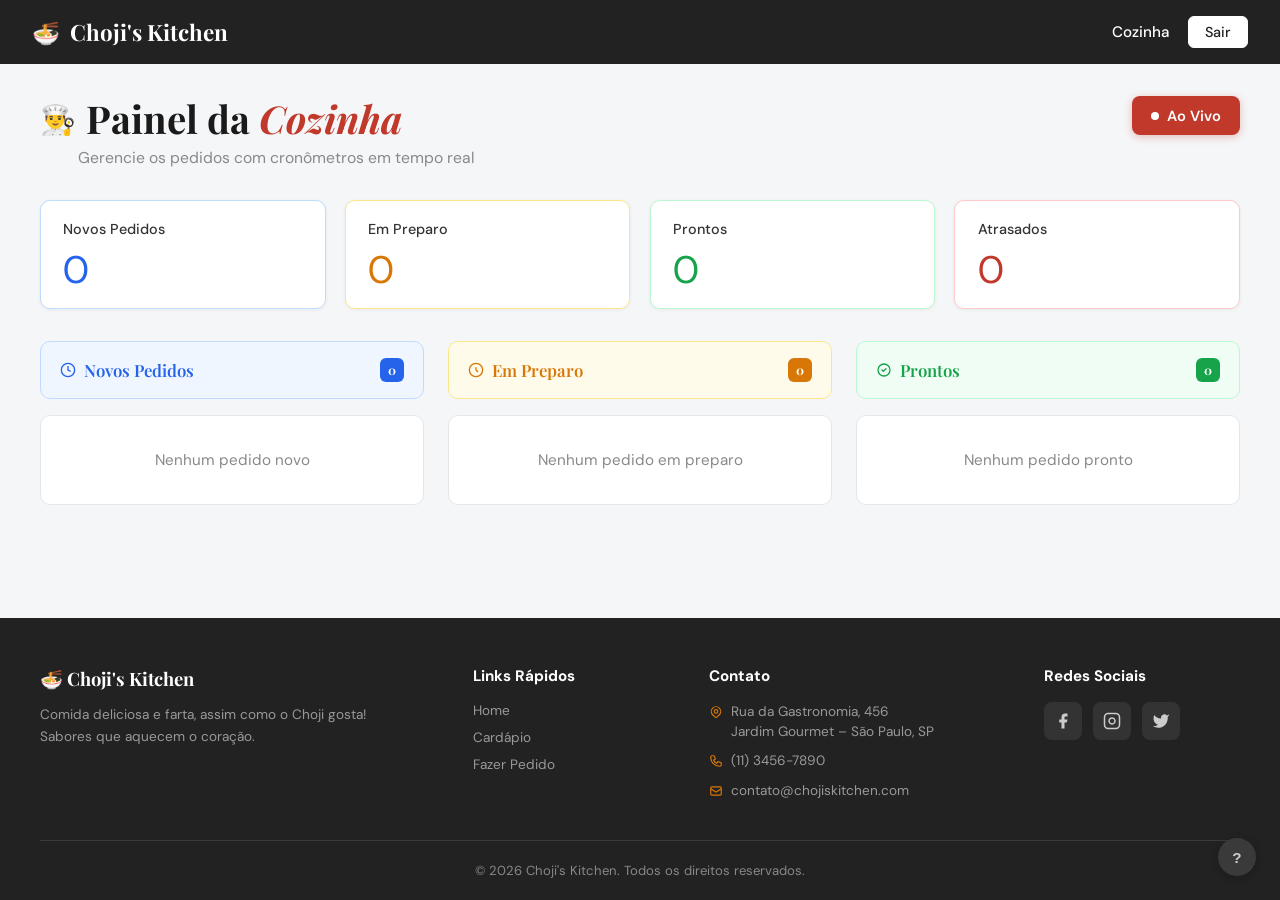
<file: cozinha/cozinha.html>
<!DOCTYPE html>
<html lang="pt-BR">
<head>
  <meta charset="UTF-8" />
  <meta name="viewport" content="width=device-width, initial-scale=1.0" />
  <title>Choji's Kitchen – Painel da Cozinha</title>
  <link rel="stylesheet" href="cozinha.css" />
  <link rel="preconnect" href="https://fonts.googleapis.com" />
  <link rel="preconnect" href="https://fonts.gstatic.com" crossorigin />
  <link href="https://fonts.googleapis.com/css2?family=Playfair+Display:wght@400;700&family=DM+Sans:wght@400;500;600;700&display=swap" rel="stylesheet" />
</head>
<body>

  <!-- ===== NAVBAR ===== -->
  <nav class="navbar">
    <div class="nav-brand">
      <span class="brand-icon">🍜</span>
      <span class="brand-name">Choji's Kitchen</span>
    </div>
    <div class="nav-right">
      <span class="nav-role">Cozinha</span>
      <button class="btn-sair" onclick="window.location.href='../index.html'">Sair</button>
    </div>
  </nav>

  <!-- ===== MAIN ===== -->
  <main class="main-content">

    <!-- Header do painel -->
    <div class="panel-header">
      <div class="panel-title-group">
        <h1 class="panel-title">
          <span class="title-icon">👨‍🍳</span>
          Painel da <span class="highlight">Cozinha</span>
        </h1>
        <p class="panel-subtitle">Gerencie os pedidos com cronômetros em tempo real</p>
      </div>
      <button class="btn-live" id="btnLive">
        <span class="live-dot"></span>
        Ao Vivo
      </button>
    </div>

    <!-- ===== STAT CARDS ===== -->
    <div class="stat-grid">
      <div class="stat-card stat-blue">
        <span class="stat-label">Novos Pedidos</span>
        <span class="stat-number" id="statNovos">0</span>
      </div>
      <div class="stat-card stat-yellow">
        <span class="stat-label">Em Preparo</span>
        <span class="stat-number" id="statPreparo">0</span>
      </div>
      <div class="stat-card stat-green">
        <span class="stat-label">Prontos</span>
        <span class="stat-number" id="statProntos">0</span>
      </div>
      <div class="stat-card stat-red">
        <span class="stat-label">Atrasados</span>
        <span class="stat-number" id="statAtrasados">0</span>
      </div>
    </div>

    <!-- ===== KANBAN COLUMNS ===== -->
    <div class="kanban">

      <!-- Novos Pedidos -->
      <div class="kanban-col">
        <div class="col-header col-header-blue">
          <div class="col-title">
            <svg width="16" height="16" fill="none" viewBox="0 0 24 24" stroke="currentColor" stroke-width="2">
              <circle cx="12" cy="12" r="10"/><polyline points="12 6 12 12 16 14"/>
            </svg>
            Novos Pedidos
          </div>
          <span class="col-badge badge-blue" id="badgeNovos">0</span>
        </div>
        <div class="col-body" id="listaNovos">
          <div class="empty-col">Nenhum pedido novo</div>
        </div>
      </div>

      <!-- Em Preparo -->
      <div class="kanban-col">
        <div class="col-header col-header-yellow">
          <div class="col-title">
            <svg width="16" height="16" fill="none" viewBox="0 0 24 24" stroke="currentColor" stroke-width="2">
              <circle cx="12" cy="12" r="10"/><path d="M12 8v4l3 3"/>
            </svg>
            Em Preparo
          </div>
          <span class="col-badge badge-yellow" id="badgePreparo">0</span>
        </div>
        <div class="col-body" id="listaPreparo">
          <div class="empty-col">Nenhum pedido em preparo</div>
        </div>
      </div>

      <!-- Prontos -->
      <div class="kanban-col">
        <div class="col-header col-header-green">
          <div class="col-title">
            <svg width="16" height="16" fill="none" viewBox="0 0 24 24" stroke="currentColor" stroke-width="2">
              <path stroke-linecap="round" stroke-linejoin="round" d="M9 12l2 2 4-4m6 2a9 9 0 11-18 0 9 9 0 0118 0z"/>
            </svg>
            Prontos
          </div>
          <span class="col-badge badge-green" id="badgeProntos">0</span>
        </div>
        <div class="col-body" id="listaProntos">
          <div class="empty-col">Nenhum pedido pronto</div>
        </div>
      </div>

    </div>
    <!-- /kanban -->

  </main>

  <!-- ===== FOOTER ===== -->
  <footer class="footer">
    <div class="footer-inner">

      <div class="footer-brand">
        <div class="footer-brand-name">🍜 Choji's Kitchen</div>
        <p class="footer-brand-desc">Comida deliciosa e farta, assim como o Choji gosta!<br>Sabores que aquecem o coração.</p>
      </div>

      <div class="footer-col">
        <h4>Links Rápidos</h4>
        <ul>
          <li><a href="#">Home</a></li>
          <li><a href="#">Cardápio</a></li>
          <li><a href="#">Fazer Pedido</a></li>
        </ul>
      </div>

      <div class="footer-col">
        <h4>Contato</h4>
        <ul class="footer-contact">
          <li>
            <svg width="14" height="14" fill="none" viewBox="0 0 24 24" stroke="currentColor" stroke-width="2"><path stroke-linecap="round" stroke-linejoin="round" d="M17.657 16.657L13.414 20.9a1.998 1.998 0 01-2.827 0l-4.244-4.243a8 8 0 1111.314 0z"/><path stroke-linecap="round" stroke-linejoin="round" d="M15 11a3 3 0 11-6 0 3 3 0 016 0z"/></svg>
            Rua da Gastronomia, 456<br>Jardim Gourmet – São Paulo, SP
          </li>
          <li>
            <svg width="14" height="14" fill="none" viewBox="0 0 24 24" stroke="currentColor" stroke-width="2"><path stroke-linecap="round" stroke-linejoin="round" d="M3 5a2 2 0 012-2h3.28a1 1 0 01.948.684l1.498 4.493a1 1 0 01-.502 1.21l-2.257 1.13a11.042 11.042 0 005.516 5.516l1.13-2.257a1 1 0 011.21-.502l4.493 1.498a1 1 0 01.684.949V19a2 2 0 01-2 2h-1C9.716 21 3 14.284 3 6V5z"/></svg>
            (11) 3456-7890
          </li>
          <li>
            <svg width="14" height="14" fill="none" viewBox="0 0 24 24" stroke="currentColor" stroke-width="2"><path stroke-linecap="round" stroke-linejoin="round" d="M3 8l7.89 5.26a2 2 0 002.22 0L21 8M5 19h14a2 2 0 002-2V7a2 2 0 00-2-2H5a2 2 0 00-2 2v10a2 2 0 002 2z"/></svg>
            contato@chojiskitchen.com
          </li>
        </ul>
      </div>

      <div class="footer-col">
        <h4>Redes Sociais</h4>
        <div class="social-links">
          <a href="#" class="social-btn" aria-label="Facebook">
            <svg width="18" height="18" fill="currentColor" viewBox="0 0 24 24"><path d="M18 2h-3a5 5 0 00-5 5v3H7v4h3v8h4v-8h3l1-4h-4V7a1 1 0 011-1h3z"/></svg>
          </a>
          <a href="#" class="social-btn" aria-label="Instagram">
            <svg width="18" height="18" fill="none" viewBox="0 0 24 24" stroke="currentColor" stroke-width="2"><rect x="2" y="2" width="20" height="20" rx="5" ry="5"/><path d="M16 11.37A4 4 0 1112.63 8 4 4 0 0116 11.37z"/><line x1="17.5" y1="6.5" x2="17.51" y2="6.5"/></svg>
          </a>
          <a href="#" class="social-btn" aria-label="Twitter">
            <svg width="18" height="18" fill="currentColor" viewBox="0 0 24 24"><path d="M23 3a10.9 10.9 0 01-3.14 1.53 4.48 4.48 0 00-7.86 3v1A10.66 10.66 0 013 4s-4 9 5 13a11.64 11.64 0 01-7 2c9 5 20 0 20-11.5a4.5 4.5 0 00-.08-.83A7.72 7.72 0 0023 3z"/></svg>
          </a>
        </div>
      </div>

    </div>
    <div class="footer-bottom">
      <p>© 2026 Choji's Kitchen. Todos os direitos reservados.</p>
    </div>
  </footer>

  <!-- Help button -->
  <button class="btn-help" aria-label="Ajuda">?</button>

  <script src="../choji-orders.js"></script>
  <script src="cozinha.js"></script>
</body>
</html>
</file>
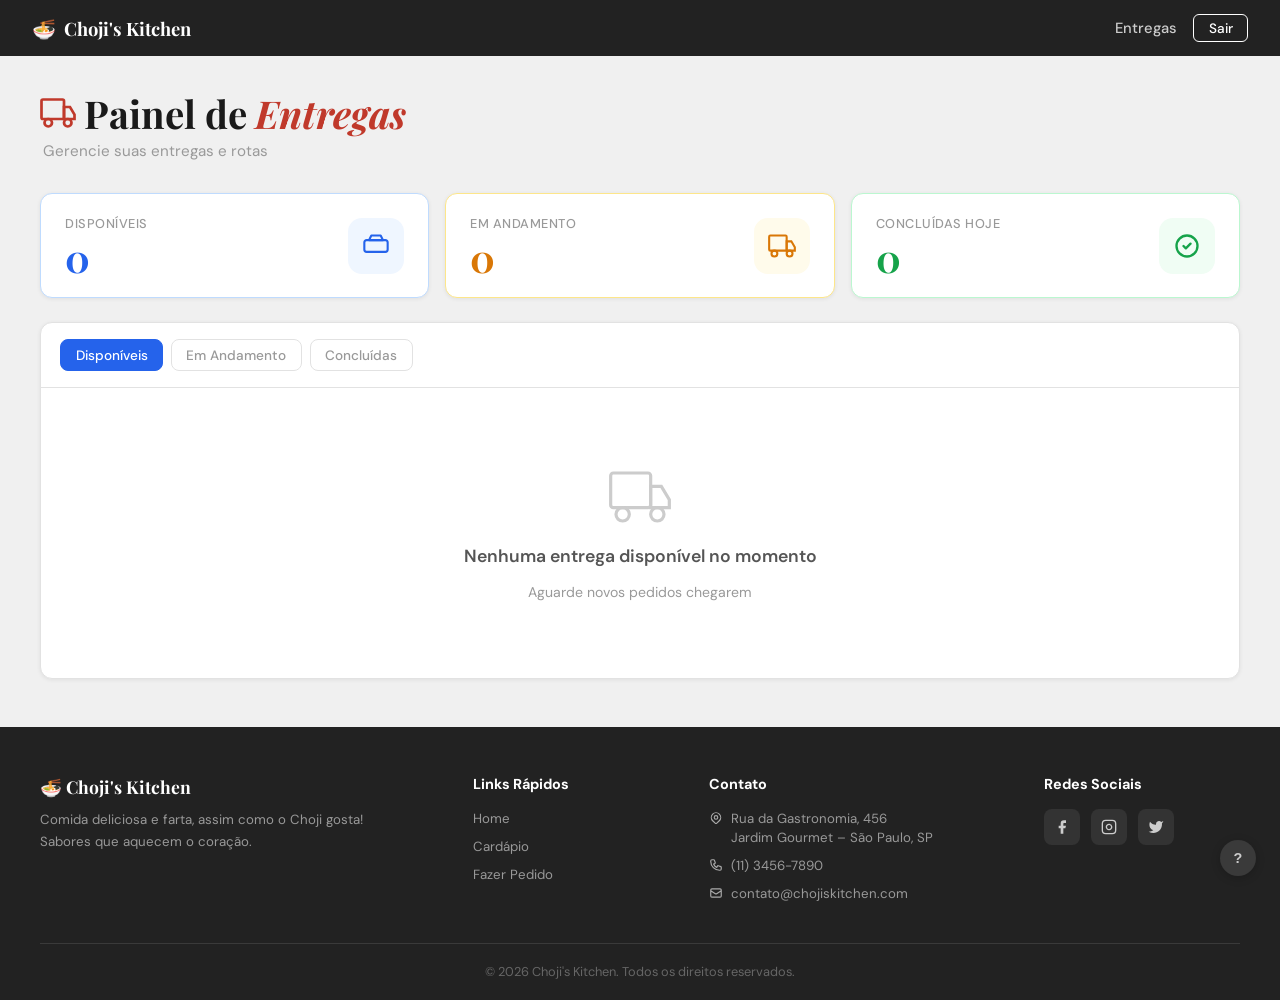
<file: entregador/entregador.html>
<!DOCTYPE html>
<html lang="pt-BR">
<head>
  <meta charset="UTF-8" />
  <meta name="viewport" content="width=device-width, initial-scale=1.0" />
  <title>Choji's Kitchen – Painel de Entregas</title>
  <link rel="stylesheet" href="entregador.css" />
  <link rel="preconnect" href="https://fonts.googleapis.com" />
  <link rel="preconnect" href="https://fonts.gstatic.com" crossorigin />
  <link href="https://fonts.googleapis.com/css2?family=Playfair+Display:wght@400;700&family=DM+Sans:wght@400;500;600&display=swap" rel="stylesheet" />
</head>
<body>

  <!-- ===== NAVBAR ===== -->
  <nav class="navbar">
    <div class="nav-brand">
      <span class="brand-icon">🍜</span>
      <span class="brand-name">Choji's Kitchen</span>
    </div>
    <div class="nav-right">
      <span class="nav-role">Entregas</span>
      <button class="btn-sair">Sair</button>
    </div>
  </nav>

  <!-- ===== MAIN ===== -->
  <main class="main-content">

    <!-- Título -->
    <div class="panel-header">
      <div>
        <h1 class="panel-title">
          <svg class="title-icon" width="36" height="36" fill="none" viewBox="0 0 24 24" stroke="currentColor" stroke-width="1.8">
            <rect x="1" y="3" width="15" height="13" rx="1"/>
            <path d="M16 8h4l3 5v3h-7V8z"/>
            <circle cx="5.5" cy="18.5" r="2.5"/>
            <circle cx="18.5" cy="18.5" r="2.5"/>
          </svg>
          Painel de <span class="highlight">Entregas</span>
        </h1>
        <p class="panel-subtitle">Gerencie suas entregas e rotas</p>
      </div>
    </div>

    <!-- ===== STAT CARDS ===== -->
    <div class="stat-grid">

      <!-- Disponíveis -->
      <div class="stat-card stat-blue">
        <div class="stat-left">
          <span class="stat-label">Disponíveis</span>
          <span class="stat-number" id="statDisponiveis">0</span>
        </div>
        <div class="stat-icon-wrap icon-blue">
          <svg width="28" height="28" fill="none" viewBox="0 0 24 24" stroke="currentColor" stroke-width="1.8">
            <path stroke-linecap="round" stroke-linejoin="round" d="M20 7H4a2 2 0 00-2 2v6a2 2 0 002 2h16a2 2 0 002-2V9a2 2 0 00-2-2z"/>
            <path stroke-linecap="round" stroke-linejoin="round" d="M16 3H8l-2 4h12l-2-4z"/>
          </svg>
        </div>
      </div>

      <!-- Em Andamento -->
      <div class="stat-card stat-yellow">
        <div class="stat-left">
          <span class="stat-label">Em Andamento</span>
          <span class="stat-number" id="statAndamento">0</span>
        </div>
        <div class="stat-icon-wrap icon-yellow">
          <svg width="28" height="28" fill="none" viewBox="0 0 24 24" stroke="currentColor" stroke-width="1.8">
            <rect x="1" y="3" width="15" height="13" rx="1"/>
            <path d="M16 8h4l3 5v3h-7V8z"/>
            <circle cx="5.5" cy="18.5" r="2.5"/>
            <circle cx="18.5" cy="18.5" r="2.5"/>
          </svg>
        </div>
      </div>

      <!-- Concluídas Hoje -->
      <div class="stat-card stat-green">
        <div class="stat-left">
          <span class="stat-label">Concluídas Hoje</span>
          <span class="stat-number" id="statConcluidas">0</span>
        </div>
        <div class="stat-icon-wrap icon-green">
          <svg width="28" height="28" fill="none" viewBox="0 0 24 24" stroke="currentColor" stroke-width="2">
            <path stroke-linecap="round" stroke-linejoin="round" d="M9 12l2 2 4-4m6 2a9 9 0 11-18 0 9 9 0 0118 0z"/>
          </svg>
        </div>
      </div>

    </div>

    <!-- ===== DELIVERY LIST PANEL ===== -->
    <div class="delivery-panel">

      <!-- Toolbar -->
      <div class="panel-toolbar">
        <div class="toolbar-left">
          <button class="filter-btn active" data-filter="disponiveis">Disponíveis</button>
          <button class="filter-btn" data-filter="andamento">Em Andamento</button>
          <button class="filter-btn" data-filter="concluidas">Concluídas</button>
        </div>
        <button class="btn-add-delivery" id="btnAddDelivery" style="display:none">
          <svg width="14" height="14" fill="none" viewBox="0 0 24 24" stroke="currentColor" stroke-width="2.5">
            <path stroke-linecap="round" stroke-linejoin="round" d="M12 4v16m8-8H4"/>
          </svg>
          Nova Entrega
        </button>
      </div>

      <!-- List -->
      <div class="delivery-list" id="deliveryList">
        <!-- preenchido pelo JS -->
      </div>

    </div>

  </main>

  <!-- ===== FOOTER ===== -->
  <footer class="footer">
    <div class="footer-inner">

      <div class="footer-brand">
        <div class="footer-brand-name">🍜 Choji's Kitchen</div>
        <p class="footer-brand-desc">Comida deliciosa e farta, assim como o Choji gosta!<br>Sabores que aquecem o coração.</p>
      </div>

      <div class="footer-col">
        <h4>Links Rápidos</h4>
        <ul>
          <li><a href="#">Home</a></li>
          <li><a href="#">Cardápio</a></li>
          <li><a href="#">Fazer Pedido</a></li>
        </ul>
      </div>

      <div class="footer-col">
        <h4>Contato</h4>
        <ul class="footer-contact">
          <li>
            <svg width="14" height="14" fill="none" viewBox="0 0 24 24" stroke="currentColor" stroke-width="2"><path stroke-linecap="round" stroke-linejoin="round" d="M17.657 16.657L13.414 20.9a1.998 1.998 0 01-2.827 0l-4.244-4.243a8 8 0 1111.314 0z"/><path stroke-linecap="round" stroke-linejoin="round" d="M15 11a3 3 0 11-6 0 3 3 0 016 0z"/></svg>
            Rua da Gastronomia, 456<br>Jardim Gourmet – São Paulo, SP
          </li>
          <li>
            <svg width="14" height="14" fill="none" viewBox="0 0 24 24" stroke="currentColor" stroke-width="2"><path stroke-linecap="round" stroke-linejoin="round" d="M3 5a2 2 0 012-2h3.28a1 1 0 01.948.684l1.498 4.493a1 1 0 01-.502 1.21l-2.257 1.13a11.042 11.042 0 005.516 5.516l1.13-2.257a1 1 0 011.21-.502l4.493 1.498a1 1 0 01.684.949V19a2 2 0 01-2 2h-1C9.716 21 3 14.284 3 6V5z"/></svg>
            (11) 3456-7890
          </li>
          <li>
            <svg width="14" height="14" fill="none" viewBox="0 0 24 24" stroke="currentColor" stroke-width="2"><path stroke-linecap="round" stroke-linejoin="round" d="M3 8l7.89 5.26a2 2 0 002.22 0L21 8M5 19h14a2 2 0 002-2V7a2 2 0 00-2-2H5a2 2 0 00-2 2v10a2 2 0 002 2z"/></svg>
            contato@chojiskitchen.com
          </li>
        </ul>
      </div>

      <div class="footer-col">
        <h4>Redes Sociais</h4>
        <div class="social-links">
          <a href="#" class="social-btn" aria-label="Facebook">
            <svg width="16" height="16" fill="currentColor" viewBox="0 0 24 24"><path d="M18 2h-3a5 5 0 00-5 5v3H7v4h3v8h4v-8h3l1-4h-4V7a1 1 0 011-1h3z"/></svg>
          </a>
          <a href="#" class="social-btn" aria-label="Instagram">
            <svg width="16" height="16" fill="none" viewBox="0 0 24 24" stroke="currentColor" stroke-width="2"><rect x="2" y="2" width="20" height="20" rx="5" ry="5"/><path d="M16 11.37A4 4 0 1112.63 8 4 4 0 0116 11.37z"/><line x1="17.5" y1="6.5" x2="17.51" y2="6.5"/></svg>
          </a>
          <a href="#" class="social-btn" aria-label="Twitter">
            <svg width="16" height="16" fill="currentColor" viewBox="0 0 24 24"><path d="M23 3a10.9 10.9 0 01-3.14 1.53 4.48 4.48 0 00-7.86 3v1A10.66 10.66 0 013 4s-4 9 5 13a11.64 11.64 0 01-7 2c9 5 20 0 20-11.5a4.5 4.5 0 00-.08-.83A7.72 7.72 0 0023 3z"/></svg>
          </a>
        </div>
      </div>

    </div>
    <div class="footer-bottom">
      <p>© 2026 Choji's Kitchen. Todos os direitos reservados.</p>
    </div>
  </footer>

  <!-- Help button -->
  <button class="btn-help" aria-label="Ajuda">?</button>

  <!-- ===== MODAL ===== -->
  <div class="modal-overlay" id="modalOverlay">
    <div class="modal">
      <h3 class="modal-title">Nova Entrega</h3>
      <div class="modal-form">
        <label>Cliente / Pedido
          <input type="text" id="inputCliente" placeholder="Ex: João Silva – Pedido #042" />
        </label>
        <label>Endereço de Entrega
          <input type="text" id="inputEndereco" placeholder="Ex: Av. Paulista, 1000 – Apto 12" />
        </label>
        <label>Itens
          <input type="text" id="inputItens" placeholder="Ex: 2x Tonkotsu, 1x Gyoza" />
        </label>
        <label>Entregador
          <input type="text" id="inputEntregador" placeholder="Ex: Kenji Yamada" />
        </label>
      </div>
      <div class="modal-actions">
        <button class="btn-cancel" id="btnCancelModal">Cancelar</button>
        <button class="btn-confirm" id="btnConfirmModal">Criar Entrega</button>
      </div>
    </div>
  </div>

  <script src="../choji-orders.js"></script>
  <script src="entregador.js"></script>
</body>
</html>
</file>
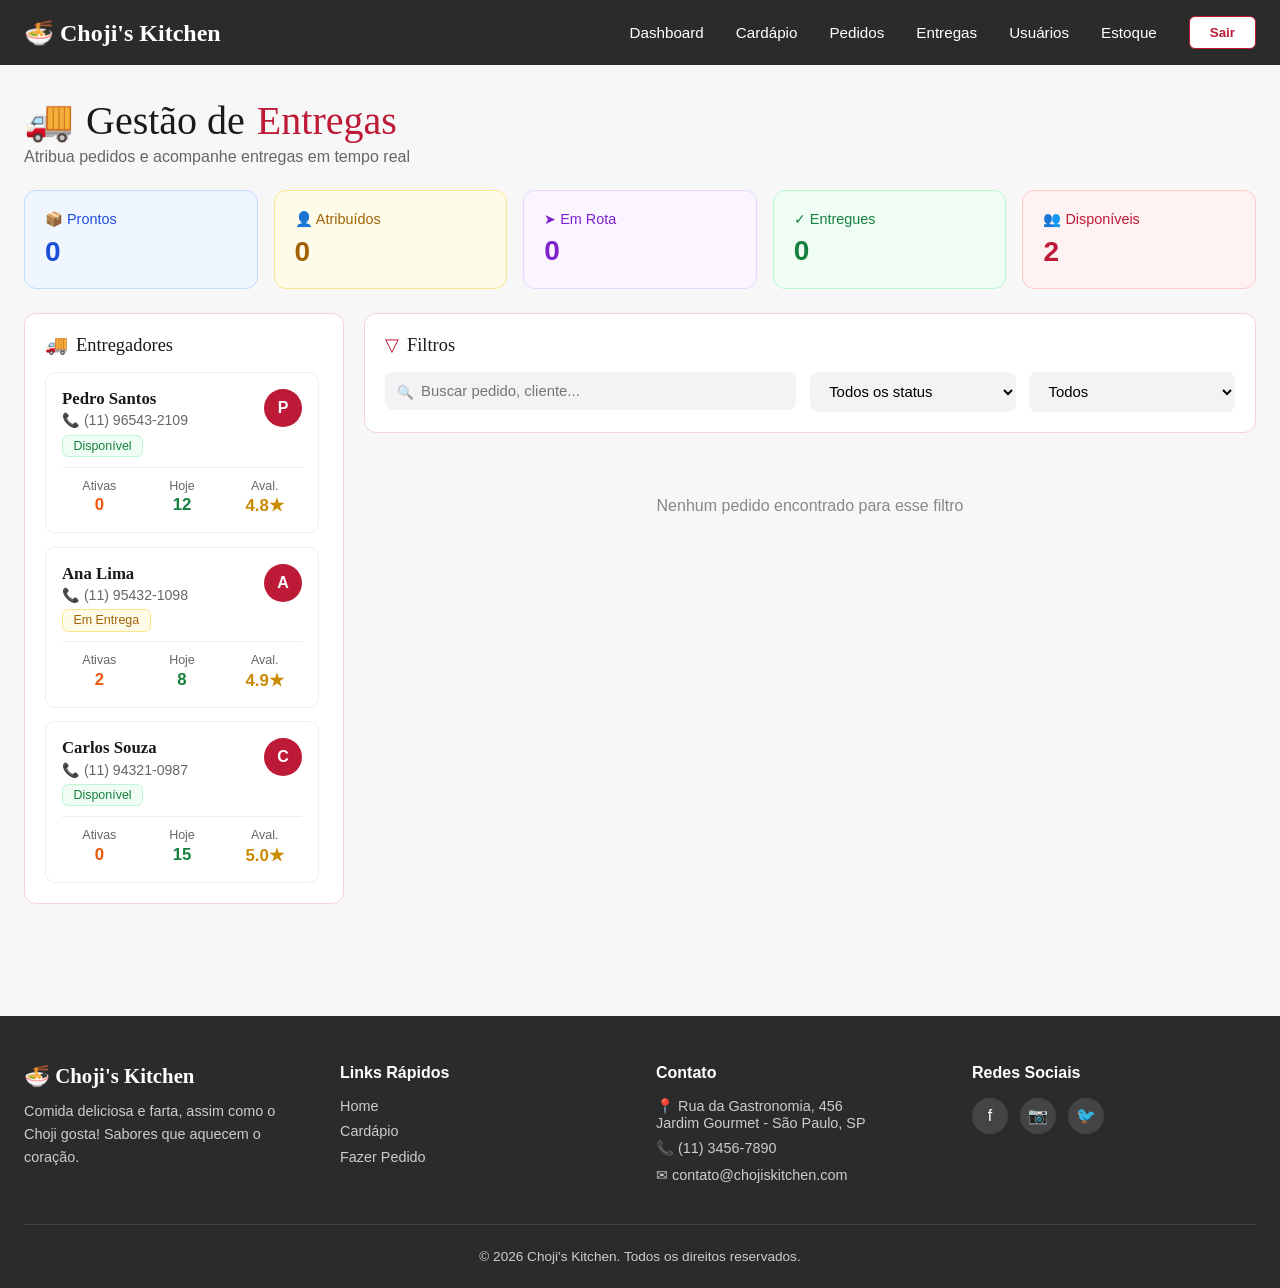
<file: gerente/entregas.html>
<!DOCTYPE html>
<html lang="pt-BR">
<head>
<meta charset="UTF-8">
<meta name="viewport" content="width=device-width, initial-scale=1.0">
<title>Gestão de Entregas - Choji's Kitchen</title>
<link rel="stylesheet" href="entregas.css">
</head>
<body>
<nav class="top-nav">
  <div class="container">
    <div class="logo">🍜 Choji's Kitchen</div>
    <ul class="nav-links">
      <li><a href="gerente.html">Dashboard</a></li>
      <li><a href="cardapio.html">Cardápio</a></li>
      <li><a href="pedidos.html">Pedidos</a></li>
      <li><a href="entregas.html">Entregas</a></li>
      <li><a href="usuarios.html">Usuários</a></li>
      <li><a href="estoque.html">Estoque</a></li>
      <li><button class="btn-sair" onclick="window.location.href='../index.html'">Sair</button></li>
    </ul>
  </div>
</nav>

<main>
  <div class="container">
    <div class="page-header">
      <h1 class="page-title"><span class="icon">🚚</span>Gestão de <span class="accent">Entregas</span></h1>
      <p class="page-subtitle">Atribua pedidos e acompanhe entregas em tempo real</p>
    </div>

    <div class="stats-grid">
      <div class="stat-card s-blue"><div class="stat-label">📦 Prontos</div><div class="stat-value">2</div></div>
      <div class="stat-card s-yellow"><div class="stat-label">👤 Atribuídos</div><div class="stat-value">1</div></div>
      <div class="stat-card s-purple"><div class="stat-label">➤ Em Rota</div><div class="stat-value">2</div></div>
      <div class="stat-card s-green"><div class="stat-label">✓ Entregues</div><div class="stat-value">1</div></div>
      <div class="stat-card s-red"><div class="stat-label">👥 Disponíveis</div><div class="stat-value">2</div></div>
    </div>

    <div class="main-grid">
      <aside class="panel">
        <div class="panel-title"><span class="icon">🚚</span> Entregadores</div>
        <div class="entregadores" id="entregadoresList"></div>
      </aside>

      <section>
        <div class="panel">
          <div class="panel-title"><span class="icon">▽</span> Filtros</div>
          <div class="filtros-row">
            <div class="search-wrap"><input type="text" placeholder="Buscar pedido, cliente..."></div>
            <select><option>Todos os status</option><option>Pronto</option><option>Atribuído</option><option>Em Rota</option><option>Entregue</option></select>
            <select><option>Todos</option></select>
          </div>
        </div>

        <div class="pedidos-list" id="pedidosList"></div>
      </section>
    </div>
  </div>
</main>

<!-- MODAL ATRIBUIR -->
<div class="modal-overlay" id="modalAtribuir">
  <div class="modal">
    <button class="modal-close" onclick="closeModal('modalAtribuir')">×</button>
    <h2>Atribuir Entregador</h2>
    <p class="subtitle" id="aInfo"></p>

    <div class="summary-box">
      <div class="sum-top">
        <span class="pin">📍</span>
        <div>
          <div class="rua" id="aRua"></div>
          <div class="bairro"><span id="aBairro"></span> • <span id="aDist"></span></div>
        </div>
      </div>
      <div class="sum-meta">
        <div style="width:100%;">
          <div class="row"><span class="lbl">Tempo estimado:</span><span class="val" id="aTempo"></span></div>
          <div class="row" style="margin-top:0.3rem;"><span class="lbl">Valor:</span><span class="val red" id="aValor"></span></div>
        </div>
      </div>
    </div>

    <div class="select-label">Selecione o Entregador</div>
    <div class="ent-select-list" id="entSelectList"></div>

    <div class="modal-actions">
      <button class="btn-cancel" onclick="closeModal('modalAtribuir')">Cancelar</button>
      <button class="btn-confirm" id="btnConfirmAtribuir" onclick="confirmAtribuir()" disabled>👤 Atribuir Entregador</button>
    </div>
  </div>
</div>

<footer class="site-footer">
  <div class="container">
    <div class="footer-grid">
      <div class="footer-col">
        <h3 class="footer-brand">🍜 Choji's Kitchen</h3>
        <p class="footer-desc">Comida deliciosa e farta, assim como o Choji gosta! Sabores que aquecem o coração.</p>
      </div>
      <div class="footer-col"><h4>Links Rápidos</h4><ul class="footer-links"><li><a href="#">Home</a></li><li><a href="cardapio.html">Cardápio</a></li><li><a href="#">Fazer Pedido</a></li></ul></div>
      <div class="footer-col"><h4>Contato</h4><ul class="footer-contact"><li>📍 Rua da Gastronomia, 456<br>Jardim Gourmet - São Paulo, SP</li><li>📞 (11) 3456-7890</li><li>✉ contato@chojiskitchen.com</li></ul></div>
      <div class="footer-col"><h4>Redes Sociais</h4><div class="footer-social"><a href="#">f</a><a href="#">📷</a><a href="#">🐦</a></div></div>
    </div>
    <div class="footer-bottom"><p>&copy; 2026 Choji's Kitchen. Todos os direitos reservados.</p></div>
  </div>
</footer>

<script src="../choji-orders.js"></script>
<script src="entregas.js"></script>
</body>
</html>
</file>
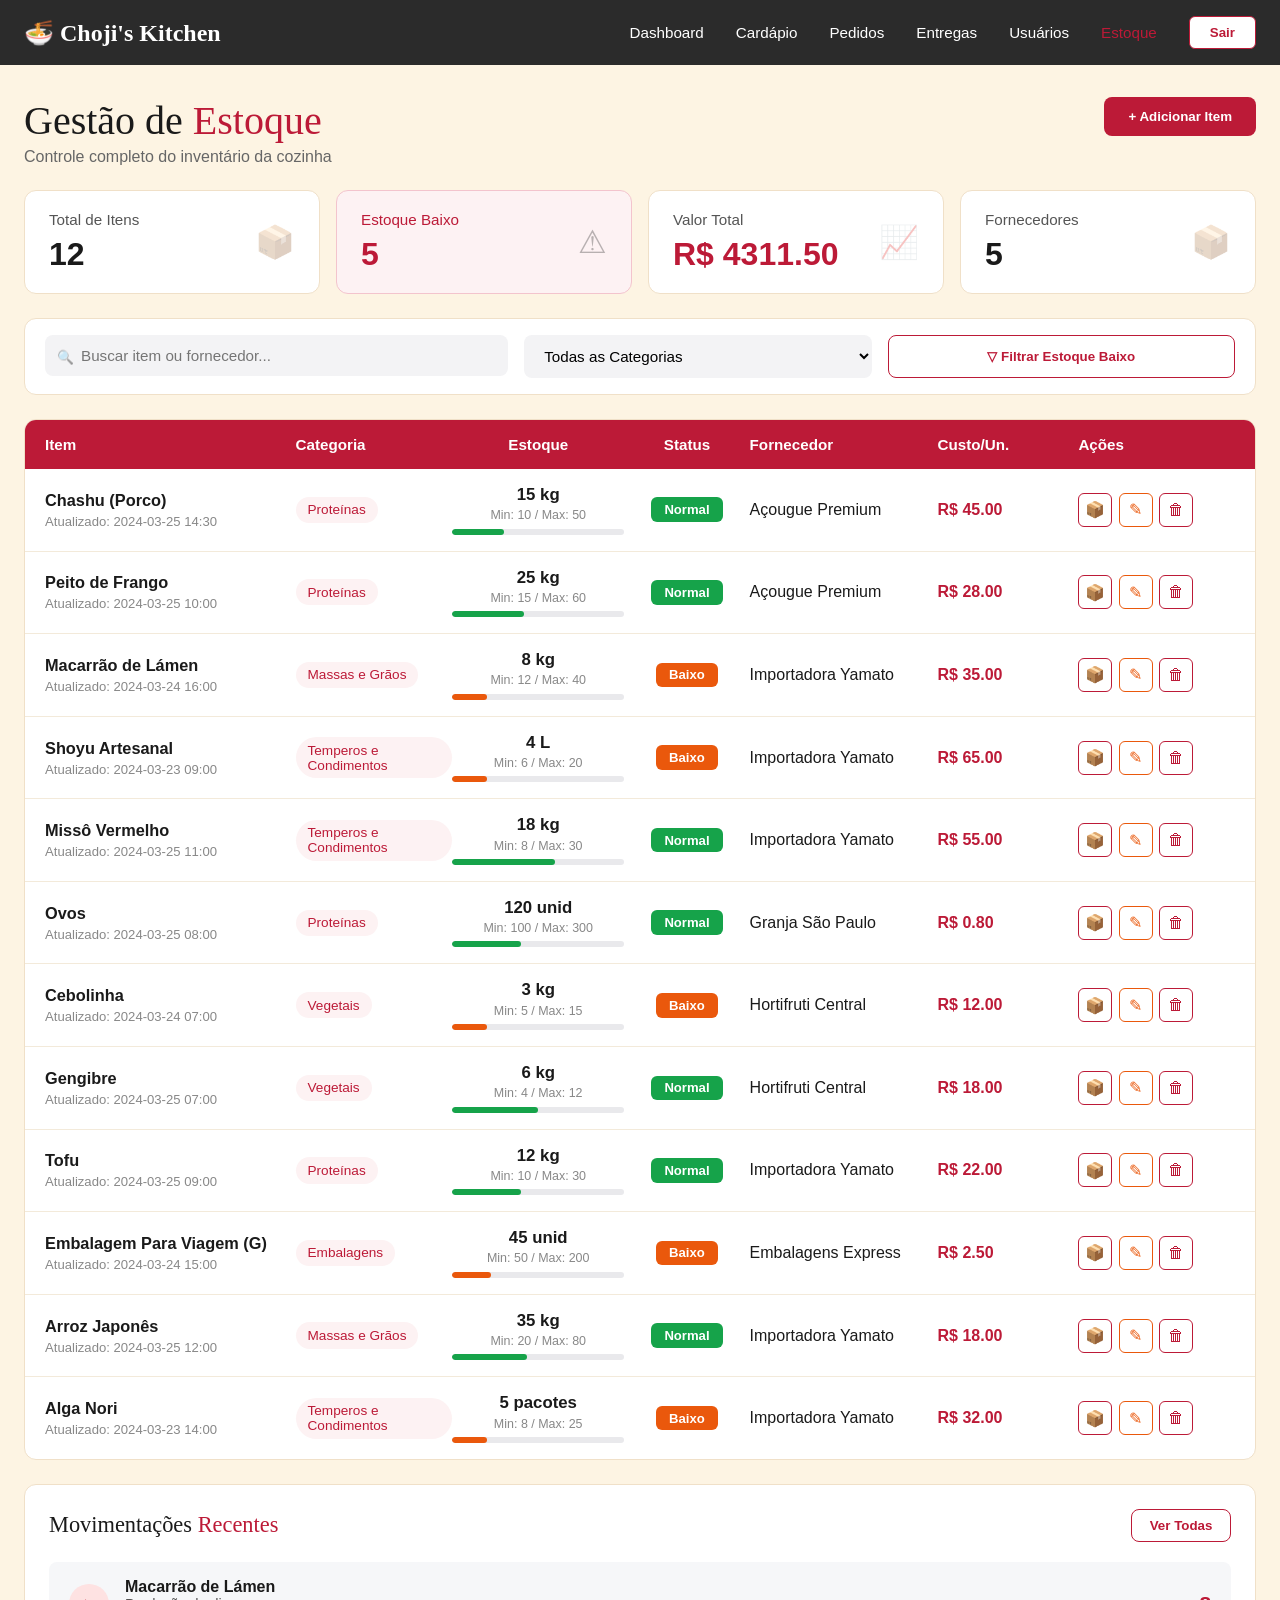
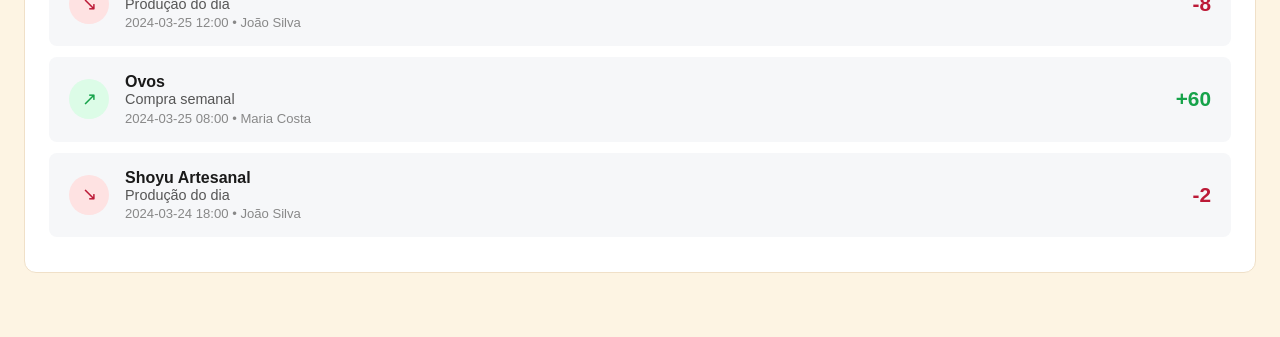
<file: gerente/estoque.html>
<!DOCTYPE html>
<html lang="pt-BR">
<head>
<meta charset="UTF-8">
<meta name="viewport" content="width=device-width, initial-scale=1.0">
<title>Gestão de Estoque - Choji's Kitchen</title>
<link rel="stylesheet" href="estoque.css">
</head>
<body>
<nav class="top-nav">
  <div class="container">
    <div class="logo">🍜 Choji's Kitchen</div>
    <ul class="nav-links">
      <li><a href="gerente.html">Dashboard</a></li>
      <li><a href="cardapio.html">Cardápio</a></li>
      <li><a href="pedidos.html">Pedidos</a></li>
      <li><a href="entregas.html">Entregas</a></li>
      <li><a href="usuarios.html">Usuários</a></li>
      <li><a href="estoque.html" class="active">Estoque</a></li>
      <li><button class="btn-sair" onclick="window.location.href='../index.html'">Sair</button></li>
    </ul>
  </div>
</nav>

<main>
  <div class="container">
    <div class="page-header">
      <div>
        <h1 class="page-title">Gestão de <span class="accent">Estoque</span></h1>
        <p class="page-subtitle">Controle completo do inventário da cozinha</p>
      </div>
      <button class="btn-novo" onclick="openModal('modalNovo')">+ Adicionar Item</button>
    </div>

    <div class="stats-grid">
      <div class="stat-card">
        <div class="stat-text">
          <div class="stat-label">Total de Itens</div>
          <div class="stat-value" id="statTotal">0</div>
        </div>
        <div class="stat-icon">📦</div>
      </div>
      <div class="stat-card s-red">
        <div class="stat-text">
          <div class="stat-label">Estoque Baixo</div>
          <div class="stat-value" id="statBaixo">0</div>
        </div>
        <div class="stat-icon">⚠</div>
      </div>
      <div class="stat-card">
        <div class="stat-text">
          <div class="stat-label">Valor Total</div>
          <div class="stat-value red" id="statValor">R$ 0,00</div>
        </div>
        <div class="stat-icon">📈</div>
      </div>
      <div class="stat-card">
        <div class="stat-text">
          <div class="stat-label">Fornecedores</div>
          <div class="stat-value" id="statForn">0</div>
        </div>
        <div class="stat-icon">📦</div>
      </div>
    </div>

    <div class="filtros">
      <div class="filtros-row">
        <div class="search-wrap"><input type="text" id="searchInput" placeholder="Buscar item ou fornecedor..." oninput="render()"></div>
        <select id="catFilter" onchange="render()">
          <option value="">Todas as Categorias</option>
          <option>Proteínas</option>
          <option>Massas e Grãos</option>
          <option>Temperos e Condimentos</option>
          <option>Vegetais</option>
          <option>Embalagens</option>
        </select>
        <button class="btn-filter" id="btnBaixo" onclick="toggleBaixo()">▽ Filtrar Estoque Baixo</button>
      </div>
    </div>

    <div class="table-card">
      <div class="table-head">
        <div>Item</div>
        <div>Categoria</div>
        <div class="center">Estoque</div>
        <div class="center">Status</div>
        <div>Fornecedor</div>
        <div>Custo/Un.</div>
        <div>Ações</div>
      </div>
      <div id="itemsList"></div>
    </div>

    <div class="mov-card">
      <div class="mov-head">
        <h2>Movimentações <span class="accent">Recentes</span></h2>
        <button class="btn-ver" onclick="openModal('modalHist')">Ver Todas</button>
      </div>
      <div id="movList"></div>
    </div>
  </div>
</main>

<!-- MODAL NOVO ITEM -->
<div class="modal-overlay" id="modalNovo">
  <div class="modal">
    <button class="modal-close" onclick="closeModal('modalNovo')">×</button>
    <h2>Adicionar Item ao Estoque</h2>
    <p class="subtitle">Preencha as informações do novo item</p>
    <form onsubmit="event.preventDefault(); addItem();">
      <div class="form-row two">
        <div><label>Nome do Item *</label><input id="nNome" type="text" placeholder="Ex: Macarrão de Lámen" required></div>
        <div><label>Categoria *</label>
          <select id="nCat" required>
            <option value="">Selecione</option>
            <option>Proteínas</option><option>Massas e Grãos</option>
            <option>Temperos e Condimentos</option><option>Vegetais</option><option>Embalagens</option>
          </select>
        </div>
      </div>
      <div class="form-row three">
        <div><label>Estoque Atual *</label><input id="nAtual" type="number" value="0" required></div>
        <div><label>Estoque Mínimo *</label><input id="nMin" type="number" value="0" required></div>
        <div><label>Estoque Máximo *</label><input id="nMax" type="number" value="0" required></div>
      </div>
      <div class="form-row three">
        <div><label>Unidade *</label><input id="nUnid" type="text" placeholder="kg, L, unid, etc" required></div>
        <div><label>Custo/Unidade *</label><input id="nCusto" type="number" step="0.01" placeholder="0.00" required></div>
        <div><label>Fornecedor</label><input id="nForn" type="text" placeholder="Nome do fornecedor"></div>
      </div>
      <div class="form-actions">
        <button type="button" class="btn-cancel" onclick="closeModal('modalNovo')">Cancelar</button>
        <button type="submit" class="btn-primary">Adicionar Item</button>
      </div>
    </form>
  </div>
</div>

<!-- MODAL EDITAR -->
<div class="modal-overlay" id="modalEditar">
  <div class="modal">
    <button class="modal-close" onclick="closeModal('modalEditar')">×</button>
    <h2>Editar Item</h2>
    <p class="subtitle">Atualize as informações do item</p>
    <form onsubmit="event.preventDefault(); saveEdit();">
      <div class="form-row two">
        <div><label>Nome do Item *</label><input id="eNome" type="text" required></div>
        <div><label>Categoria *</label>
          <select id="eCat" required>
            <option>Proteínas</option><option>Massas e Grãos</option>
            <option>Temperos e Condimentos</option><option>Vegetais</option><option>Embalagens</option>
          </select>
        </div>
      </div>
      <div class="form-row three">
        <div><label>Estoque Atual *</label><input id="eAtual" type="number" required></div>
        <div><label>Estoque Mínimo *</label><input id="eMin" type="number" required></div>
        <div><label>Estoque Máximo *</label><input id="eMax" type="number" required></div>
      </div>
      <div class="form-row three">
        <div><label>Unidade *</label><input id="eUnid" type="text" required></div>
        <div><label>Custo/Unidade *</label><input id="eCusto" type="number" step="0.01" required></div>
        <div><label>Fornecedor</label><input id="eForn" type="text"></div>
      </div>
      <div class="form-actions">
        <button type="button" class="btn-cancel" onclick="closeModal('modalEditar')">Cancelar</button>
        <button type="submit" class="btn-primary">Salvar Alterações</button>
      </div>
    </form>
  </div>
</div>

<!-- MODAL AJUSTAR -->
<div class="modal-overlay" id="modalAjustar">
  <div class="modal">
    <button class="modal-close" onclick="closeModal('modalAjustar')">×</button>
    <h2>Ajustar Estoque</h2>
    <p class="subtitle" id="ajustarSub"></p>
    <div class="form-group">
      <label>Tipo de Movimentação</label>
      <div class="tipo-row">
        <button type="button" class="tipo-btn entrada active" id="btnEntrada" onclick="setTipo('entrada')">↗ Entrada</button>
        <button type="button" class="tipo-btn saida" id="btnSaida" onclick="setTipo('saida')">↘ Saída</button>
      </div>
    </div>
    <div class="form-group"><label id="qtdLabel">Quantidade</label><input id="aQtd" type="number" value="0"></div>
    <div class="form-group"><label>Motivo</label>
      <select id="aMotivo">
        <option value="">Selecione o motivo</option>
        <option>Compra semanal</option>
        <option>Produção do dia</option>
        <option>Ajuste de inventário</option>
        <option>Perda/Avaria</option>
        <option>Devolução</option>
      </select>
    </div>
    <div class="form-actions">
      <button type="button" class="btn-cancel" onclick="closeModal('modalAjustar')">Cancelar</button>
      <button type="button" class="btn-primary" id="btnConfirm" onclick="confirmAjuste()">Confirmar Entrada</button>
    </div>
  </div>
</div>

<!-- MODAL EXCLUIR -->
<div class="modal-overlay" id="modalExcluir">
  <div class="modal modal-sm">
    <button class="modal-close" onclick="closeModal('modalExcluir')">×</button>
    <h2>Excluir Item</h2>
    <p class="subtitle">Tem certeza que deseja excluir <strong id="excluirNome"></strong>? Essa ação não pode ser desfeita.</p>
    <div class="form-actions">
      <button type="button" class="btn-cancel" onclick="closeModal('modalExcluir')">Cancelar</button>
      <button type="button" class="btn-danger" onclick="confirmExcluir()">Excluir</button>
    </div>
  </div>
</div>

<!-- MODAL HISTÓRICO -->
<div class="modal-overlay" id="modalHist">
  <div class="modal modal-lg">
    <button class="modal-close" onclick="closeModal('modalHist')">×</button>
    <h2>Histórico de Movimentações</h2>
    <p class="subtitle">Todas as entradas e saídas registradas</p>
    <div id="histList"></div>
  </div>
</div>

<script src="estoque.js"></script>
</body>
</html>
</file>
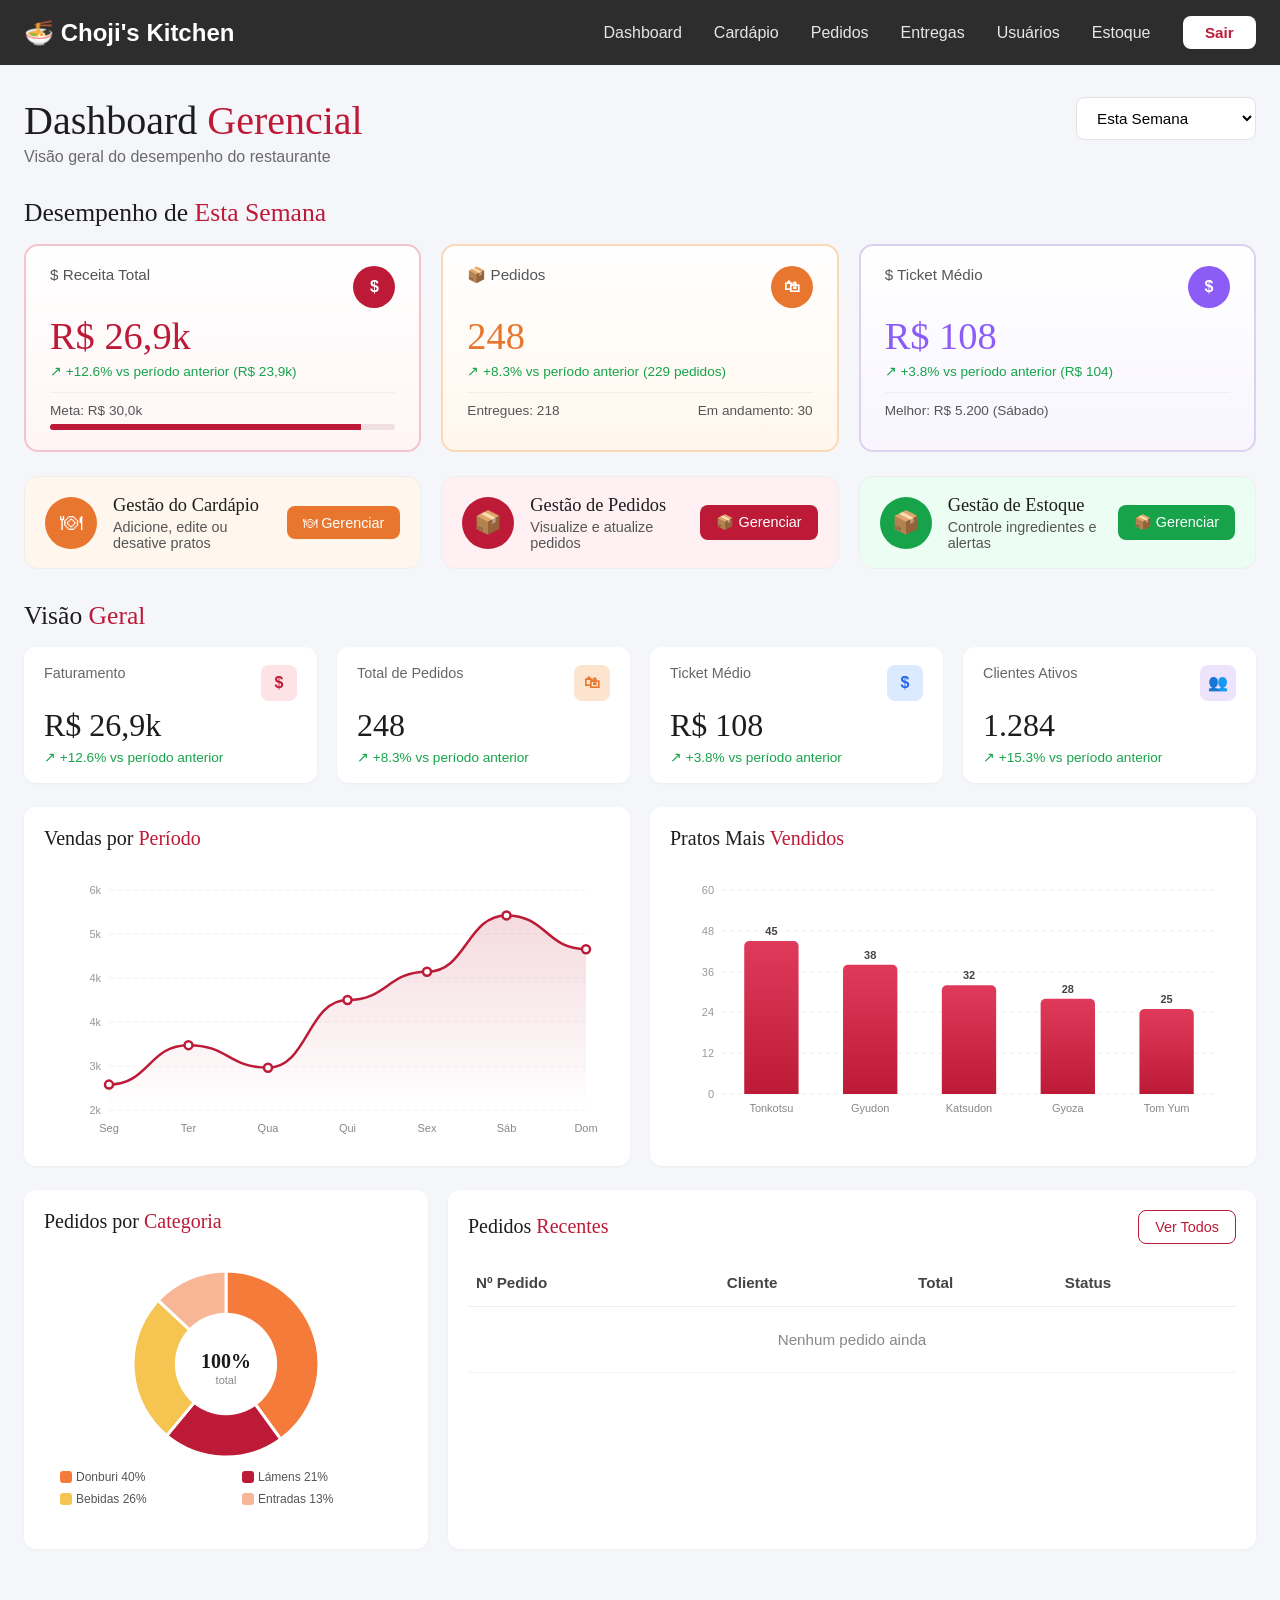
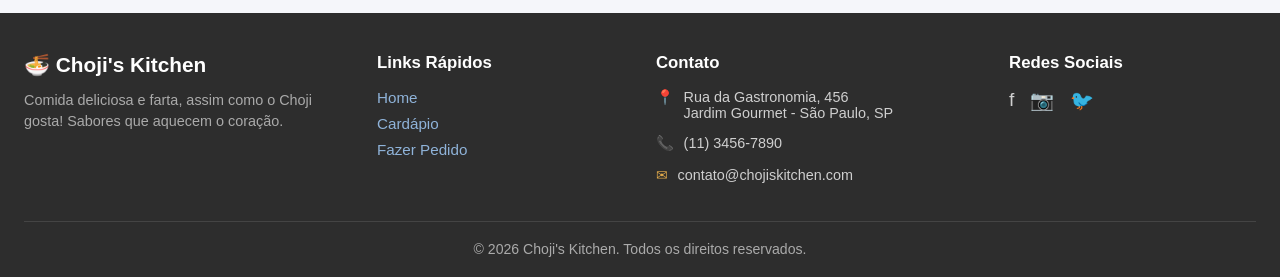
<file: gerente/gerente.html>
<!DOCTYPE html>
<html lang="pt-BR">
<head>
    <meta charset="UTF-8">
    <meta name="viewport" content="width=device-width, initial-scale=1.0">
    <title>Dashboard Gerencial - Choji's Kitchen</title>
    <link rel="stylesheet" href="gerente.css">
    
</head>
<body>
    <nav class="top-nav">
        <div class="container">
            <div class="logo">🍜 Choji's Kitchen</div>
            <ul class="nav-links">
                <li><a href="#">Dashboard</a></li>
                <li><a href="cardapio.html">Cardápio</a></li>
                <li><a href="pedidos.html">Pedidos</a></li>
                <li><a href="entregas.html">Entregas</a></li>
                <li><a href="usuarios.html">Usuários</a></li>
                <li><a href="estoque.html">Estoque</a></li>
                <li><button class="btn-sair" onclick="window.location.href='../index.html'">Sair</button></li>
            </ul>
        </div>
    </nav>

    <main>
        <div class="page-header">
            <div>
                <h1 class="page-title">Dashboard <span class="accent">Gerencial</span></h1>
                <p class="page-subtitle">Visão geral do desempenho do restaurante</p>
            </div>
            <select class="period-select">
                <option value="semana">Esta Semana</option>
                <option value="mes">Este Mês</option>
                <option value="ano">Este Ano</option>
            </select>
        </div>

        <h2 class="section-title">Desempenho de <span class="accent">Esta Semana</span></h2>

        <div class="highlight-grid">
            <div class="h-card red">
                <div class="h-card-top">
                    <div class="h-card-label">$ Receita Total</div>
                    <div class="h-card-icon">$</div>
                </div>
                <div class="h-card-value">R$ 26.850</div>
                <div class="h-card-trend">↗ +12.6% vs período anterior (R$ 23.850)</div>
                <hr>
                <div class="h-card-footer"><span>Meta: R$ 30.000</span></div>
                <div class="progress"><div class="progress-bar"></div></div>
            </div>
            <div class="h-card orange">
                <div class="h-card-top">
                    <div class="h-card-label">📦 Pedidos</div>
                    <div class="h-card-icon">🛍</div>
                </div>
                <div class="h-card-value">248</div>
                <div class="h-card-trend">↗ +8.3% vs período anterior (229 pedidos)</div>
                <hr>
                <div class="h-card-footer"><span>Entregues: 218</span><span>Em andamento: 30</span></div>
            </div>
            <div class="h-card purple">
                <div class="h-card-top">
                    <div class="h-card-label">$ Ticket Médio</div>
                    <div class="h-card-icon">$</div>
                </div>
                <div class="h-card-value">R$ 108</div>
                <div class="h-card-trend">↗ +3.8% vs período anterior (R$ 104)</div>
                <hr>
                <div class="h-card-footer"><span>Melhor: R$ 5.200 (Sábado)</span></div>
            </div>
        </div>

        <div class="mgmt-grid">
            <div class="mgmt-card orange">
                <div class="mgmt-icon">🍽</div>
                <div class="mgmt-body">
                    <h3>Gestão do Cardápio</h3>
                    <p>Adicione, edite ou desative pratos</p>
                </div>
                <button class="mgmt-btn" onclick="window.location.href='cardapio.html'">🍽 Gerenciar</button>
            </div>
            <div class="mgmt-card red">
                <div class="mgmt-icon">📦</div>
                <div class="mgmt-body">
                    <h3>Gestão de Pedidos</h3>
                    <p>Visualize e atualize pedidos</p>
                </div>
                <button class="mgmt-btn" onclick="window.location.href='pedidos.html'">📦 Gerenciar</button>
            </div>
            <div class="mgmt-card green">
                <div class="mgmt-icon">📦</div>
                <div class="mgmt-body">
                    <h3>Gestão de Estoque</h3>
                    <p>Controle ingredientes e alertas</p>
                </div>
                <button class="mgmt-btn" onclick="window.location.href='estoque.html'">📦 Gerenciar</button>
            </div>
        </div>

        <h2 class="section-title">Visão <span class="accent">Geral</span></h2>

        <div class="stats-grid">
            <div class="stat-card">
                <div class="stat-top">
                    <span class="stat-label">Faturamento</span>
                    <div class="stat-icon pink">$</div>
                </div>
                <div class="stat-value">R$ 26.850</div>
                <div class="stat-trend">↗ +12.5% vs semana passada</div>
            </div>
            <div class="stat-card">
                <div class="stat-top">
                    <span class="stat-label">Total de Pedidos</span>
                    <div class="stat-icon orange">🛍</div>
                </div>
                <div class="stat-value">248</div>
                <div class="stat-trend">↗ +8.2% vs semana passada</div>
            </div>
            <div class="stat-card">
                <div class="stat-top">
                    <span class="stat-label">Ticket Médio</span>
                    <div class="stat-icon blue">$</div>
                </div>
                <div class="stat-value">R$ 108</div>
                <div class="stat-trend">↗ +3.8% vs semana passada</div>
            </div>
            <div class="stat-card">
                <div class="stat-top">
                    <span class="stat-label">Clientes Ativos</span>
                    <div class="stat-icon purple">👥</div>
                </div>
                <div class="stat-value">1.284</div>
                <div class="stat-trend">↗ +15.3% vs semana passada</div>
            </div>
        </div>

        <div class="charts-grid">
            <div class="chart-card">
                <h3>Vendas por <span class="accent">Período</span></h3>
                <div class="chart-wrap"><canvas id="salesChart"></canvas></div>
            </div>
            <div class="chart-card">
                <h3>Pratos Mais <span class="accent">Vendidos</span></h3>
                <div class="chart-wrap"><canvas id="dishesChart"></canvas></div>
            </div>
        </div>

        <div class="bottom-grid">
            <div class="chart-card">
                <h3>Pedidos por <span class="accent">Categoria</span></h3>
                <div class="chart-wrap"><canvas id="categoryChart"></canvas></div>
            </div>
            <div class="orders-card">
                <div class="orders-header">
                    <h3 style="font-family:Georgia,serif;font-weight:normal;font-size:1.25rem;">Pedidos <span class="accent" style="color:#BC1A37">Recentes</span></h3>
                    <button class="btn-outline">Ver Todos</button>
                </div>
                <table class="orders-table">
                    <thead>
                        <tr><th>Nº Pedido</th><th>Cliente</th><th>Total</th><th>Status</th></tr>
                    </thead>
                    <tbody>
                        <tr><td>#12348</td><td>João Silva</td><td class="total">R$ 186.00</td><td><span class="status entregue">Entregue</span></td></tr>
                        <tr><td>#12347</td><td>Maria Santos</td><td class="total">R$ 106.00</td><td><span class="status rota">Em Rota</span></td></tr>
                        <tr><td>#12346</td><td>Pedro Oliveira</td><td class="total">R$ 112.00</td><td><span class="status entregue">Entregue</span></td></tr>
                        <tr><td>#12345</td><td>Ana Costa</td><td class="total">R$ 146.00</td><td><span class="status entregue">Entregue</span></td></tr>
                        <tr><td>#12344</td><td>Carlos Souza</td><td class="total">R$ 92.00</td><td><span class="status entregue">Entregue</span></td></tr>
                    </tbody>
                </table>
            </div>
        </div>
    </main>

    <footer class="site-footer">
        <div class="container">
            <div class="footer-grid">
                <div class="footer-col">
                    <h3 class="footer-brand">🍜 Choji's Kitchen</h3>
                    <p class="footer-desc">Comida deliciosa e farta, assim como o Choji gosta! Sabores que aquecem o coração.</p>
                </div>
                <div class="footer-col">
                    <h4>Links Rápidos</h4>
                    <ul class="footer-links">
                        <li><a href="#">Home</a></li>
                        <li><a href="#">Cardápio</a></li>
                        <li><a href="#">Fazer Pedido</a></li>
                    </ul>
                </div>
                <div class="footer-col">
                    <h4>Contato</h4>
                    <ul class="footer-contact">
                        <li><span class="icon">📍</span><span>Rua da Gastronomia, 456<br>Jardim Gourmet - São Paulo, SP</span></li>
                        <li><span class="icon">📞</span><span>(11) 3456-7890</span></li>
                        <li><span class="icon">✉</span><span>contato@chojiskitchen.com</span></li>
                    </ul>
                </div>
                <div class="footer-col">
                    <h4>Redes Sociais</h4>
                    <div class="footer-social">
                        <a href="#">f</a><a href="#">📷</a><a href="#">🐦</a>
                    </div>
                </div>
            </div>
            <div class="footer-bottom">
                <p>&copy; 2026 Choji's Kitchen. Todos os direitos reservados.</p>
            </div>
        </div>
    </footer>

    <script src="../choji-orders.js"></script>
  <script src="gerente.js"></script>
</body>
</html>
</file>
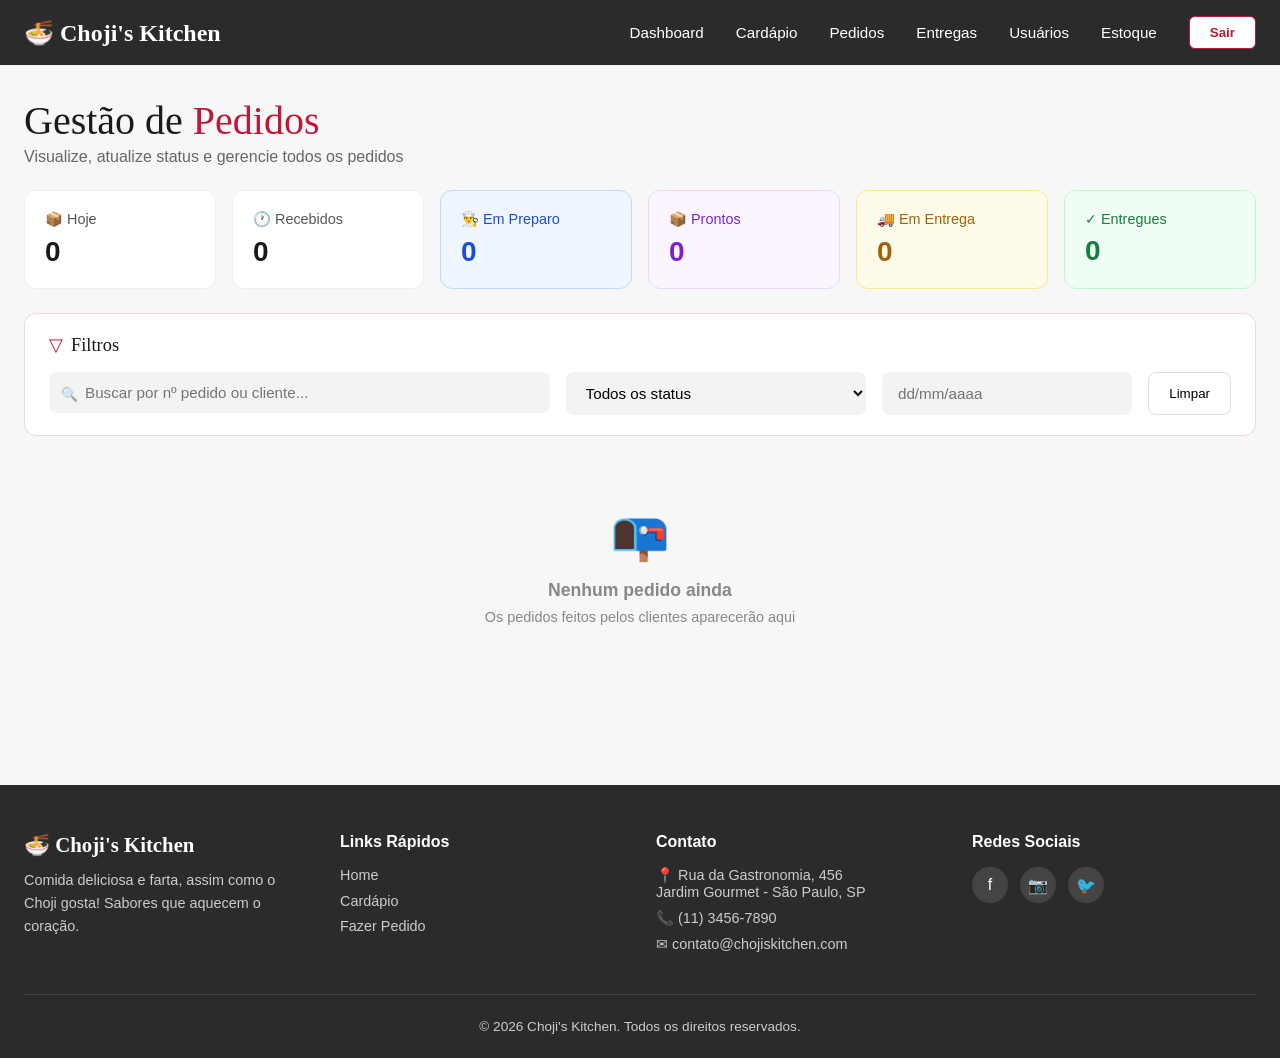
<file: gerente/pedidos.html>
<!DOCTYPE html>
<html lang="pt-BR">
<head>
<meta charset="UTF-8">
<meta name="viewport" content="width=device-width, initial-scale=1.0">
<title>Gestão de Pedidos - Choji's Kitchen</title>
<link rel="stylesheet" href="pedidos.css">
</head>
<body>
<nav class="top-nav">
  <div class="container">
    <div class="logo">🍜 Choji's Kitchen</div>
    <ul class="nav-links">
      <li><a href="gerente.html">Dashboard</a></li>
      <li><a href="cardapio.html">Cardápio</a></li>
      <li><a href="pedidos.html">Pedidos</a></li>
      <li><a href="entregas.html">Entregas</a></li>
      <li><a href="usuarios.html">Usuários</a></li>
      <li><a href="estoque.html">Estoque</a></li>
      <li><button class="btn-sair" onclick="window.location.href='../index.html'">Sair</button></li>
    </ul>
  </div>
</nav>

<main>
  <div class="container">
    <div class="page-header">
      <h1 class="page-title">Gestão de <span class="accent">Pedidos</span></h1>
      <p class="page-subtitle">Visualize, atualize status e gerencie todos os pedidos</p>
    </div>

    <div class="stats-grid">
      <div class="stat-card"><div class="stat-label">📦 Hoje</div><div class="stat-value">6</div></div>
      <div class="stat-card"><div class="stat-label">🕐 Recebidos</div><div class="stat-value">1</div></div>
      <div class="stat-card s-blue"><div class="stat-label">👨‍🍳 Em Preparo</div><div class="stat-value">1</div></div>
      <div class="stat-card s-purple"><div class="stat-label">📦 Prontos</div><div class="stat-value">1</div></div>
      <div class="stat-card s-yellow"><div class="stat-label">🚚 Em Entrega</div><div class="stat-value">1</div></div>
      <div class="stat-card s-green"><div class="stat-label">✓ Entregues</div><div class="stat-value">1</div></div>
    </div>

    <div class="filtros">
      <div class="filtros-title"><span class="icon">▽</span> Filtros</div>
      <div class="filtros-row">
        <div class="search-wrap"><input type="text" placeholder="Buscar por nº pedido ou cliente..."></div>
        <select><option>Todos os status</option><option>Recebido</option><option>Em Preparo</option><option>Pronto</option><option>Saiu para Entrega</option><option>Entregue</option><option>Cancelado</option></select>
        <input type="text" placeholder="dd/mm/aaaa">
        <button class="btn-clear">Limpar</button>
      </div>
    </div>

    <div class="orders-list" id="ordersList"></div>
  </div>
</main>

<!-- MODAL DETALHES -->
<div class="modal-overlay" id="modalDetalhes">
  <div class="modal modal-lg">
    <button class="modal-close" onclick="closeModal('modalDetalhes')">×</button>
    <h2>Detalhes do Pedido <span class="accent" id="dNum"></span></h2>
    <p class="subtitle" id="dData"></p>

    <div class="status-block">
      <span class="muted">Status Atual:</span>
      <span class="status-pill" id="dStatus"></span>
    </div>

    <div class="info-row">
      <div class="info-card">
        <div class="info-title"><span class="accent">👤 Cliente</span></div>
        <div class="info-body">
          <div id="dCliente"></div>
          <div id="dTel" class="muted-sm"></div>
        </div>
      </div>
      <div class="info-card">
        <div class="info-title"><span class="accent">$ Pagamento</span></div>
        <div class="info-body">
          <div id="dPag"></div>
          <div class="price-big" id="dTotal2"></div>
        </div>
      </div>
    </div>

    <div class="info-card">
      <div class="info-title"><span class="accent">🚚 Endereço de Entrega</span></div>
      <div class="info-body" id="dEnd"></div>
    </div>

    <h3 class="items-title">Itens do Pedido (<span id="dQtd"></span>)</h3>
    <div id="dItens" class="items-list"></div>

    <hr class="sep">
    <div class="total-row"><strong>Total do Pedido:</strong><span class="accent price-big" id="dTotal"></span></div>

    <div class="modal-actions">
      <button class="btn-outline-orange" onclick="openStatus(currentId)">⟳ Atualizar Status</button>
      <button class="btn-outline-red" onclick="openCancel(currentId)">⊘ Cancelar Pedido</button>
      <button class="btn-cancel" onclick="closeModal('modalDetalhes')">Fechar</button>
    </div>
  </div>
</div>

<!-- MODAL STATUS -->
<div class="modal-overlay" id="modalStatus">
  <div class="modal">
    <button class="modal-close" onclick="closeModal('modalStatus')">×</button>
    <h2>Atualizar Status</h2>
    <p class="subtitle" id="sInfo"></p>

    <div class="status-block">
      <span class="muted">Status atual:</span>
      <span class="status-pill" id="sCurrent"></span>
    </div>

    <div class="form-group">
      <label>Novo Status</label>
      <select id="sNew">
        <option>Recebido</option><option>Em Preparo</option><option>Pronto</option><option>Saiu para Entrega</option><option>Entregue</option>
      </select>
    </div>

    <div class="info-blue">ℹ O cliente receberá uma notificação automática sobre a mudança de status</div>

    <div class="modal-actions">
      <button class="btn-cancel" onclick="closeModal('modalStatus')">Cancelar</button>
      <button class="btn-orange" onclick="confirmStatus()">⟳ Atualizar Status</button>
    </div>
  </div>
</div>

<!-- MODAL CANCELAR -->
<div class="modal-overlay" id="modalCancel">
  <div class="modal">
    <button class="modal-close" onclick="closeModal('modalCancel')">×</button>
    <h2>Cancelar Pedido</h2>
    <p class="subtitle">Esta ação não pode ser desfeita.</p>
    <p class="confirm-text">Tem certeza que deseja cancelar o pedido <strong class="accent" id="cNum"></strong> de <strong id="cCliente"></strong>?</p>

    <div class="alert-red">
      <div class="alert-title">⊘ Atenção</div>
      <div>O cliente será notificado sobre o cancelamento.</div>
    </div>

    <div class="detail-box">
      <div>Detalhes do pedido:</div>
      <div>Total: <span class="accent" id="cTotal"></span></div>
      <div>Status atual: <strong id="cStatus"></strong></div>
      <div>Itens: <strong id="cItens"></strong></div>
    </div>

    <div class="modal-actions">
      <button class="btn-cancel" onclick="closeModal('modalCancel')">Voltar</button>
      <button class="btn-delete" onclick="confirmCancel()">⊘ Confirmar Cancelamento</button>
    </div>
  </div>
</div>

<footer class="site-footer">
  <div class="container">
    <div class="footer-grid">
      <div class="footer-col">
        <h3 class="footer-brand">🍜 Choji's Kitchen</h3>
        <p class="footer-desc">Comida deliciosa e farta, assim como o Choji gosta! Sabores que aquecem o coração.</p>
      </div>
      <div class="footer-col"><h4>Links Rápidos</h4><ul class="footer-links"><li><a href="#">Home</a></li><li><a href="cardapio.html">Cardápio</a></li><li><a href="#">Fazer Pedido</a></li></ul></div>
      <div class="footer-col"><h4>Contato</h4><ul class="footer-contact"><li>📍 Rua da Gastronomia, 456<br>Jardim Gourmet - São Paulo, SP</li><li>📞 (11) 3456-7890</li><li>✉ contato@chojiskitchen.com</li></ul></div>
      <div class="footer-col"><h4>Redes Sociais</h4><div class="footer-social"><a href="#">f</a><a href="#">📷</a><a href="#">🐦</a></div></div>
    </div>
    <div class="footer-bottom"><p>&copy; 2026 Choji's Kitchen. Todos os direitos reservados.</p></div>
  </div>
</footer>

<script src="../choji-orders.js"></script>
  <script src="pedidos.js"></script>
</body>
</html>
</file>
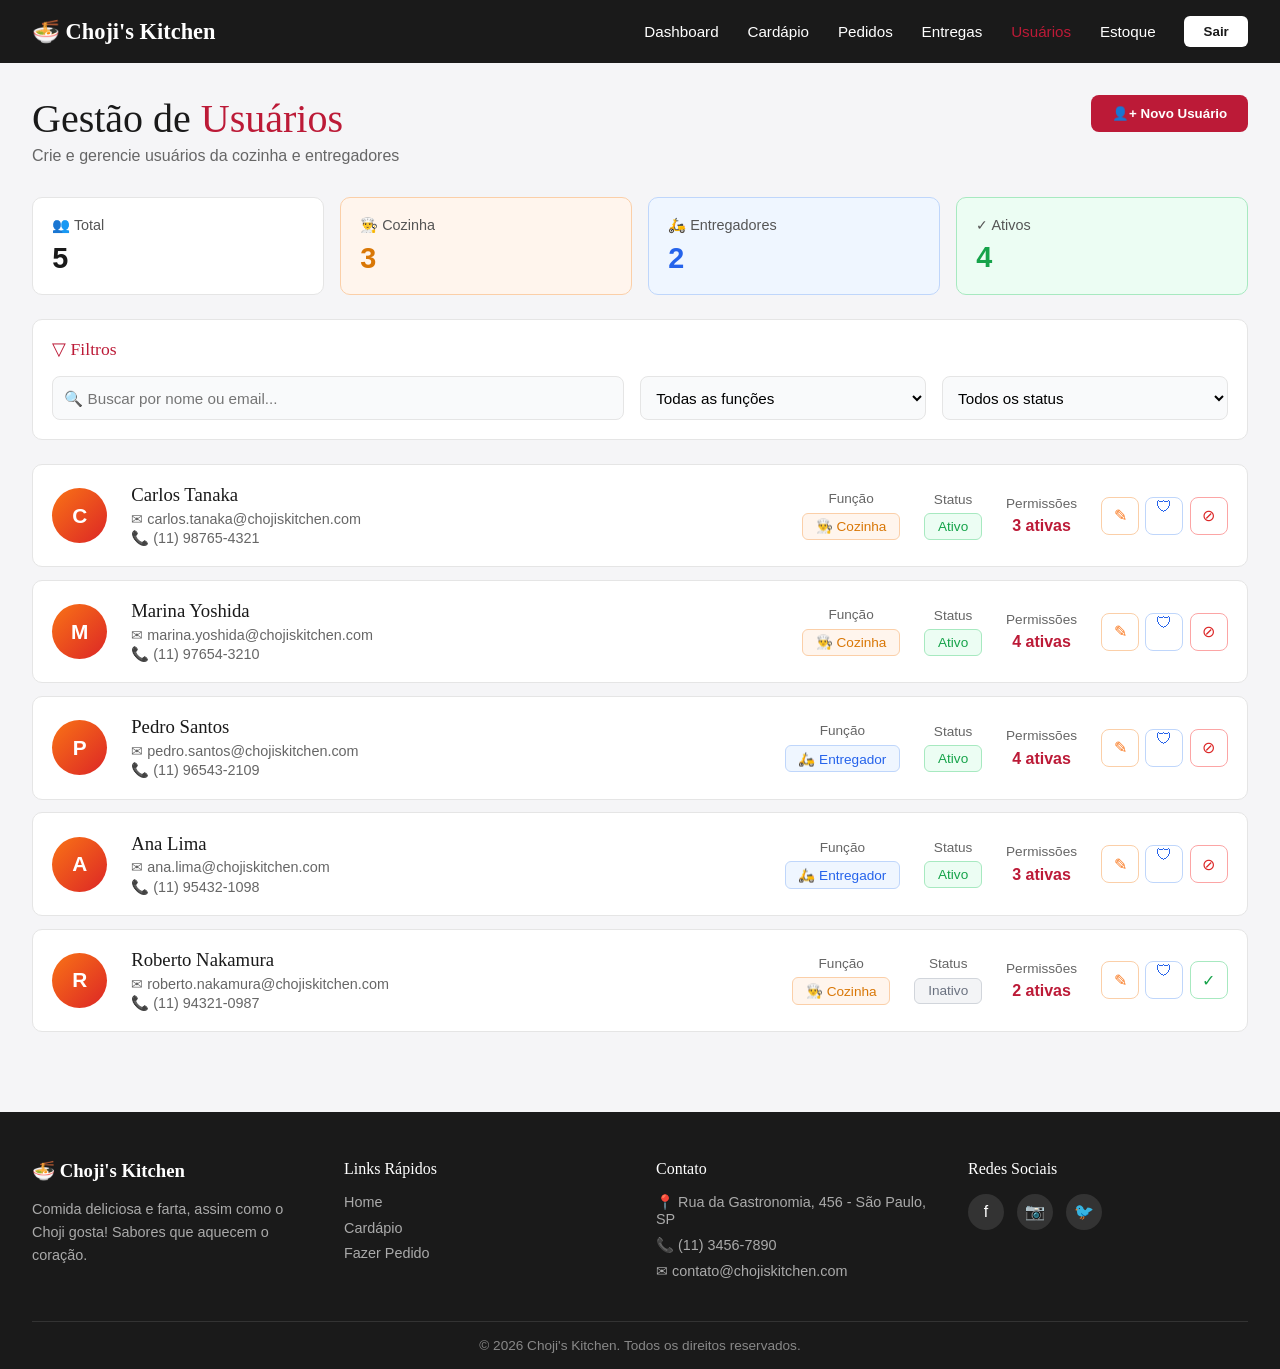
<file: gerente/usuarios.html>
<!DOCTYPE html>
<html lang="pt-BR">
<head>
<meta charset="UTF-8">
<meta name="viewport" content="width=device-width, initial-scale=1.0">
<title>Gestão de Usuários - Choji's Kitchen</title>
<link rel="stylesheet" href="usuarios.css">
</head>
<body>
<nav class="top-nav">
  <div class="container">
    <div class="logo">🍜 Choji's Kitchen</div>
    <ul class="nav-links">
      <li><a href="gerente.html">Dashboard</a></li>
      <li><a href="cardapio.html">Cardápio</a></li>
      <li><a href="pedidos.html">Pedidos</a></li>
      <li><a href="entregas.html">Entregas</a></li>
      <li><a href="usuarios.html" class="active">Usuários</a></li>
      <li><a href="estoque.html">Estoque</a></li>
      <li><button class="btn-sair" onclick="window.location.href='../index.html'">Sair</button></li>
    </ul>
  </div>
</nav>

<main>
  <div class="page-header">
    <div>
      <h1 class="page-title">Gestão de <span class="accent">Usuários</span></h1>
      <p class="page-subtitle">Crie e gerencie usuários da cozinha e entregadores</p>
    </div>
    <button class="btn-novo" onclick="openNovoUsuario()">👤+ Novo Usuário</button>
  </div>

  <div class="stats-grid">
    <div class="stat-card"><div class="stat-label">👥 Total</div><div class="stat-value">5</div></div>
    <div class="stat-card orange"><div class="stat-label">👨‍🍳 Cozinha</div><div class="stat-value">3</div></div>
    <div class="stat-card blue"><div class="stat-label">🛵 Entregadores</div><div class="stat-value">2</div></div>
    <div class="stat-card green"><div class="stat-label">✓ Ativos</div><div class="stat-value">4</div></div>
  </div>

  <div class="filters-card">
    <h3>▽ Filtros</h3>
    <div class="filters-row">
      <input type="text" placeholder="🔍 Buscar por nome ou email...">
      <select><option>Todas as funções</option><option>Cozinha</option><option>Entregador</option></select>
      <select><option>Todos os status</option><option>Ativo</option><option>Inativo</option></select>
    </div>
  </div>

  <div class="users-list" id="usersList"></div>
</main>

<!-- Modal: Novo Usuário -->
<div class="modal-overlay" id="modalNovo">
  <div class="modal">
    <button class="modal-close" onclick="closeModal('modalNovo')">×</button>
    <h2 class="modal-title">Novo Usuário</h2>
    <p class="modal-subtitle">Crie um novo usuário da cozinha ou entregador</p>
    <div class="form-group"><label>Função *</label>
      <select><option>👨‍🍳 Cozinha</option><option>🛵 Entregador</option></select>
    </div>
    <div class="form-group"><label>Nome Completo *</label><input type="text" placeholder="Ex: João Silva"></div>
    <div class="form-group"><label>Email *</label><input type="email" placeholder="email@chojiskitchen.com"></div>
    <div class="form-group"><label>Telefone *</label><input type="text" placeholder="(11) 98765-4321"></div>
    <div class="form-group"><label>Senha *</label><input type="password" placeholder="Mínimo 8 caracteres"></div>
    <div class="form-group"><label>Permissões</label>
      <div class="perm-box">
        <label class="perm"><input type="checkbox"><div><strong>Visualizar Pedidos</strong><span>Ver todos os pedidos do sistema</span></div></label>
        <label class="perm"><input type="checkbox"><div><strong>Atualizar Status</strong><span>Modificar status dos pedidos</span></div></label>
        <label class="perm"><input type="checkbox"><div><strong>Gerenciar Cardápio</strong><span>Editar itens do cardápio</span></div></label>
        <label class="perm"><input type="checkbox"><div><strong>Ver Receitas</strong><span>Acessar receitas e preparos</span></div></label>
      </div>
    </div>
    <div class="info-banner blue">ℹ O usuário receberá um email com as credenciais de acesso</div>
    <div class="modal-actions">
      <button class="btn-cancel" onclick="closeModal('modalNovo')">Cancelar</button>
      <button class="btn-primary red">👤+ Criar Usuário</button>
    </div>
  </div>
</div>

<!-- Modal: Editar Usuário -->
<div class="modal-overlay" id="modalEditar">
  <div class="modal">
    <button class="modal-close" onclick="closeModal('modalEditar')">×</button>
    <h2 class="modal-title">Editar Usuário</h2>
    <p class="modal-subtitle">Atualize as informações do usuário</p>
    <div class="form-group"><label>Função</label>
      <select><option>👨‍🍳 Cozinha</option><option>🛵 Entregador</option></select>
    </div>
    <div class="form-group"><label>Nome Completo</label><input type="text" id="editNome"></div>
    <div class="form-group"><label>Email</label><input type="email" id="editEmail"></div>
    <div class="form-group"><label>Telefone</label><input type="text" id="editTel"></div>
    <div class="modal-actions">
      <button class="btn-cancel" onclick="closeModal('modalEditar')">Cancelar</button>
      <button class="btn-primary orange">✎ Salvar Alterações</button>
    </div>
  </div>
</div>

<!-- Modal: Gerenciar Permissões -->
<div class="modal-overlay" id="modalPerm">
  <div class="modal">
    <button class="modal-close" onclick="closeModal('modalPerm')">×</button>
    <h2 class="modal-title">Gerenciar Permissões</h2>
    <p class="modal-subtitle" id="permUser">Carlos Tanaka - Cozinha</p>
    <div class="perm-box">
      <label class="perm"><input type="checkbox" checked><div><strong>Visualizar Pedidos</strong><span>Ver todos os pedidos do sistema</span></div></label>
      <label class="perm"><input type="checkbox" checked><div><strong>Atualizar Status</strong><span>Modificar status dos pedidos</span></div></label>
      <label class="perm"><input type="checkbox"><div><strong>Gerenciar Cardápio</strong><span>Editar itens do cardápio</span></div></label>
      <label class="perm"><input type="checkbox" checked><div><strong>Ver Receitas</strong><span>Acessar receitas e preparos</span></div></label>
    </div>
    <div class="info-banner yellow">⚠ As alterações entrarão em vigor imediatamente</div>
    <div class="modal-actions">
      <button class="btn-cancel" onclick="closeModal('modalPerm')">Cancelar</button>
      <button class="btn-primary blue">🛡 Salvar Permissões</button>
    </div>
  </div>
</div>

<!-- Modal: Desativar Usuário -->
<div class="modal-overlay" id="modalDesativar">
  <div class="modal">
    <button class="modal-close" onclick="closeModal('modalDesativar')">×</button>
    <h2 class="modal-title">Desativar Usuário</h2>
    <p class="modal-subtitle">O usuário não poderá mais acessar o sistema</p>
    <p class="confirm-text">Tem certeza que deseja <strong>desativar</strong> o usuário <strong id="desativarNome">Carlos Tanaka</strong>?</p>
    <div class="info-banner red"><strong>⊘ Atenção</strong><br>O acesso ao sistema será bloqueado imediatamente</div>
    <div class="info-box">
      <div>Função: <strong id="desativarFuncao">Cozinha</strong></div>
      <div>Email: <strong id="desativarEmail">carlos.tanaka@chojiskitchen.com</strong></div>
      <div>Permissões ativas: <strong>3</strong></div>
    </div>
    <div class="modal-actions">
      <button class="btn-cancel" onclick="closeModal('modalDesativar')">Cancelar</button>
      <button class="btn-primary red">⊘ Desativar</button>
    </div>
  </div>
</div>

<footer class="site-footer">
  <div class="container">
    <div class="footer-grid">
      <div class="footer-col">
        <h3 class="footer-brand">🍜 Choji's Kitchen</h3>
        <p class="footer-desc">Comida deliciosa e farta, assim como o Choji gosta! Sabores que aquecem o coração.</p>
      </div>
      <div class="footer-col"><h4>Links Rápidos</h4>
        <ul class="footer-links"><li><a href="#">Home</a></li><li><a href="cardapio.html">Cardápio</a></li><li><a href="#">Fazer Pedido</a></li></ul>
      </div>
      <div class="footer-col"><h4>Contato</h4>
        <ul class="footer-contact">
          <li>📍 Rua da Gastronomia, 456 - São Paulo, SP</li>
          <li>📞 (11) 3456-7890</li>
          <li>✉ contato@chojiskitchen.com</li>
        </ul>
      </div>
      <div class="footer-col"><h4>Redes Sociais</h4><div class="footer-social"><a href="#">f</a><a href="#">📷</a><a href="#">🐦</a></div></div>
    </div>
    <div class="footer-bottom"><p>&copy; 2026 Choji's Kitchen. Todos os direitos reservados.</p></div>
  </div>
</footer>

<script src="usuarios.js"></script>
</body>
</html>
</file>
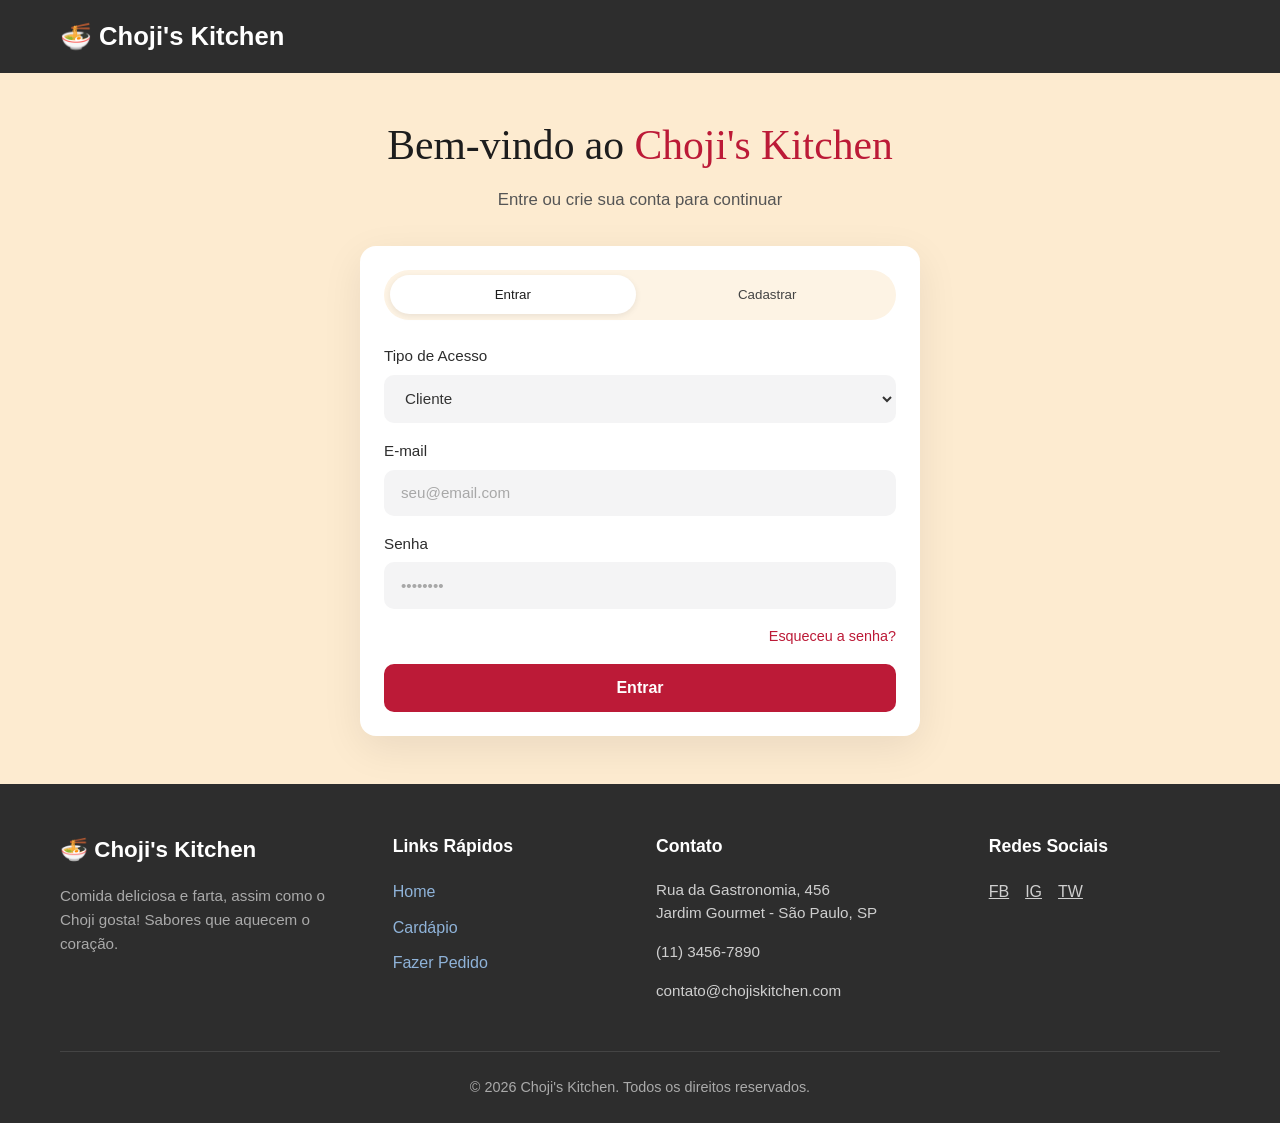
<file: login/login.html>
<!DOCTYPE html>
<html lang="pt-BR">
<head>
    <meta charset="UTF-8">
    <meta name="viewport" content="width=device-width, initial-scale=1.0">
    <title>Bem-vindo ao Choji's Kitchen</title>
    <link rel="stylesheet" href="login.css">
</head>
<body class="login-body">
    <nav class="login-nav">
        <div class="nav-container">
            <h1 class="logo">🍜 Choji's Kitchen</h1>
        </div>
    </nav>

    <main class="login-page">
        <div class="login-wrapper">
            <h1 class="login-title">Bem-vindo ao <span class="accent">Choji's Kitchen</span></h1>
            <p class="login-subtitle">Entre ou crie sua conta para continuar</p>

            <div class="login-card">
                <div class="login-tabs">
                    <button class="tab-button active" data-tab="login-panel">Entrar</button>
                    <button class="tab-button" data-tab="register-panel">Cadastrar</button>
                </div>

                <div class="tab-panel active" id="login-panel">
                    <form id="loginForm">
                        <div class="form-group">
                            <label for="loginRole">Tipo de Acesso</label>
                            <select id="loginRole" required>
                                <option value="cliente">Cliente</option>
                                <option value="cozinha">Cozinha</option>
                                <option value="entregador">Entregador</option>
                                <option value="gerente">Gerente</option>
                            </select>
                        </div>

                        <div class="form-group">
                            <label for="loginEmail">E-mail</label>
                            <input type="email" id="loginEmail" placeholder="seu@email.com" required>
                        </div>

                        <div class="form-group">
                            <label for="loginPassword">Senha</label>
                            <input type="password" id="loginPassword" placeholder="••••••••" required>
                        </div>

                        <div class="forgot-row">
                            <a href="#" class="forgot-link">Esqueceu a senha?</a>
                        </div>

                        <button type="submit" class="login-submit">Entrar</button>
                    </form>
                </div>

                <div class="tab-panel" id="register-panel">
                    <form id="registerForm">
                        <div class="form-group">
                            <label for="registerName">Nome completo</label>
                            <input type="text" id="registerName" placeholder="Seu nome completo" required>
                        </div>
                        <div class="form-group">
                            <label for="registerEmail">E-mail</label>
                            <input type="email" id="registerEmail" placeholder="seu@email.com" required>
                        </div>
                        <div class="form-group">
                            <label for="registerPhone">Telefone</label>
                            <input type="tel" id="registerPhone" placeholder="(11) 99999-9999" required>
                        </div>
                        <div class="form-group">
                            <label for="registerPassword">Senha</label>
                            <input type="password" id="registerPassword" placeholder="Digite uma senha" required>
                        </div>
                        <div class="form-group">
                            <label for="registerConfirmPassword">Confirmar senha</label>
                            <input type="password" id="registerConfirmPassword" placeholder="Confirme sua senha" required>
                        </div>
                        <button type="submit" class="login-submit">Cadastrar</button>
                    </form>
                </div>
            </div>
        </div>
    </main>

    <footer class="login-footer">
        <div class="container">
            <div class="footer-grid">
                <div class="footer-col">
                    <h3 class="footer-brand">🍜 Choji's Kitchen</h3>
                    <p class="footer-desc">Comida deliciosa e farta, assim como o Choji gosta! Sabores que aquecem o coração.</p>
                </div>
                <div class="footer-col">
                    <h4>Links Rápidos</h4>
                    <ul class="footer-links">
                        <li><a href="#">Home</a></li>
                        <li><a href="#">Cardápio</a></li>
                        <li><a href="login.html">Fazer Pedido</a></li>
                    </ul>
                </div>
                <div class="footer-col">
                    <h4>Contato</h4>
                    <ul class="footer-contact">
                        <li><span>Rua da Gastronomia, 456<br>Jardim Gourmet - São Paulo, SP</span></li>
                        <li><span>(11) 3456-7890</span></li>
                        <li><span>contato@chojiskitchen.com</span></li>
                    </ul>
                </div>
                <div class="footer-col">
                    <h4>Redes Sociais</h4>
                    <div class="footer-social">
                        <a href="#">FB</a><a href="#">IG</a><a href="#">TW</a>
                    </div>
                </div>
            </div>
            <div class="footer-bottom">
                <p>&copy; 2026 Choji's Kitchen. Todos os direitos reservados.</p>
            </div>
        </div>
    </footer>

    <script>
        // Tabs
        document.querySelectorAll('.tab-button').forEach(btn => {
            btn.addEventListener('click', () => {
                document.querySelectorAll('.tab-button').forEach(b => b.classList.remove('active'));
                document.querySelectorAll('.tab-panel').forEach(p => p.classList.remove('active'));
                btn.classList.add('active');
                document.getElementById(btn.dataset.tab).classList.add('active');
            });
        });

        // Login redirect
        document.getElementById('loginForm').addEventListener('submit', (e) => {
            e.preventDefault();
            const role = document.getElementById('loginRole').value;
            const routes = {
                'cliente':    '../cliente/cliente.html',
                'cozinha':    '../cozinha/cozinha.html',
                'entregador': '../entregador/entregador.html',
                'gerente':    '../gerente/gerente.html',
            };
            window.location.href = routes[role];
        });
    </script>
</body>
</html>
</file>
<file: style.css>
/* Reset básico */
* {
    margin: 0;
    padding: 0;
    box-sizing: border-box;
}

body {
    font-family: Arial, sans-serif;
    line-height: 1.6;
    color: #171818;
}

/* Navegação */
nav {
    background-color: #2D2D2D;
    color: #fff;
    padding: 1rem 0;
}

.nav-container {
    max-width: 1200px;
    margin: 0 auto;
    display: flex;
    justify-content: space-between;
    align-items: center;
    padding: 0 20px;
}

.logo {
    font-size: 1.8rem;
}

.nav-right {
    display: flex;
    align-items: center;
    gap: 2rem;
    margin-left: auto;
}

.nav-menu {
    list-style: none;
    display: flex;
    gap: 2rem;
}

.nav-menu a {
    color: #fff;
    text-decoration: none;
    font-weight: 500;
}

.nav-menu a:hover {
    color: #ecf0f1;
}

.btn-login {
    display: inline-flex;
    align-items: center;
    gap: 0.5rem;
    background-color: #BC1A37;
    color: #fff;
    padding: 0.6rem 1.2rem;
    border: none;
    border-radius: 6px;
    cursor: pointer;
    transition: background-color 0.3s;
    text-decoration: none;
    font-weight: bold;
}

.btn-login:hover {
    background-color: #9f172f;
}

/* Banner */
.banner {
    background-image: url('./imagens/banner.png');
    background-size: cover;
    background-position: center;
    min-height: 90vh;
    display: flex;
    align-items: center;
    justify-content: center;
    padding: 2rem 0;
    position: relative;
}

.banner::before {
    content: "";
    position: absolute;
    inset: 0;
    background: linear-gradient(90deg, rgba(20,20,20,0.7) 0%, rgba(40,20,20,0.55) 50%, rgba(188,26,55,0.55) 100%);
}

.banner-content {
    position: relative;
    z-index: 1;
    padding: 2rem;
    max-width: 900px;
    width: 100%;
    color: #fff;
    text-align: center;
}

.banner-emoji {
    font-size: 2.5rem;
    margin-bottom: 0.5rem;
}

.banner h2 {
    font-family: Georgia, 'Times New Roman', serif;
    font-weight: normal;
    font-size: 4rem;
    line-height: 1.1;
    margin-bottom: 1.5rem;
    color: #fff;
}

.banner h2 .banner-accent {
    color: #f87148;
}

.banner p {
    font-size: 1.15rem;
    margin-bottom: 2rem;
    color: #f0f0f0;
}

.banner-btn {
    display: inline-flex;
    align-items: center;
    gap: 0.6rem;
    font-weight: bold;
    padding: 1rem 2rem;
    font-size: 1rem;
    box-shadow: 0 8px 20px rgba(188, 26, 55, 0.4);
}

@media (max-width: 640px) {
    .banner h2 { font-size: 2.5rem; }
}

.btn {
    background-color: #BC1A37;
    color: #fff;
    padding: 0.8rem 1.5rem;
    text-decoration: none;
    border-radius: 5px;
    display: inline-block;
    transition: background-color 0.3s;
}

.btn:hover {
    background-color: #9f172f;
}

/* Sobre */
.sobre {
    padding: 3rem 0;
    background-color: #f8f9fa;
}

.sobre-content {
    display: flex;
    align-items: center;
    gap: 3rem;
}

.sobre-img {
    width: 100%;
    max-width: 400px;
    border-radius: 10px;
    box-shadow: 0 4px 12px rgba(0, 0, 0, 0.1);
}

.sobre-text {
    flex: 1;
}

.sobre h2 {
    font-size: 2.2rem;
    margin-bottom: 1.5rem;
    color: #2d2d2d;
}

.sobre p {
    font-size: 1rem;
    line-height: 1.8;
    color: #555;
    margin-bottom: 1rem;
    text-align: justify;
}

/* Pratos */
.pratos {
    padding: 3rem 0;
    background-color: #f8f9fa;
}

.container {
    max-width: 1200px;
    margin: 0 auto;
    padding: 0 20px;
}

.pratos h2 {
    text-align: center;
    margin-bottom: 2rem;
    font-size: 2rem;
}

.pratos-grid {
    display: grid;
    grid-template-columns: repeat(auto-fit, minmax(350px, 1fr));
    gap: 1rem;
}

.prato {
    background-color: #fff;
    border-radius: 10px;
    overflow: hidden;
    box-shadow: 0 4px 8px rgba(0, 0, 0, 0.3);
    text-align: center;
    padding-bottom: 1rem;
    min-height: 500px;
}

.prato img {
    width: 100%;
    height: 70%;
    object-fit: cover;
    border-radius: 10px 10px 0 0;
}

.prato h3 {
    margin: 1rem 0 0.5rem;
    padding: 0 1rem;
}

.prato .preco {
    font-size: 1.2rem;
    color: #e74c3c;
    font-weight: bold;
    margin: 0;
}

.prato .btn {
    margin: 0;
}

.prato-actions {
    display: flex;
    align-items: center;
    justify-content: space-between;
    padding: 0 1rem 0rem;
}

.prato .descricao {
    font-size: 0.9rem;
    color: #2b2828;
    margin-bottom: 0.5rem;
    line-height: 1.4;
    padding: 0 1rem;
}

/* Qualidade */
.qualidade {
    padding: 4rem 0;
    background-color: #fff;
}

.qualidade h2 {
    text-align: center;
    margin-bottom: 0.75rem;
    font-size: 2.4rem;
    color: #2d2d2d;
    font-family: Georgia, 'Times New Roman', serif;
    font-weight: normal;
}

.qualidade h2 .accent {
    color: #BC1A37;
}

.qualidade-subtitulo {
    text-align: center;
    max-width: 600px;
    margin: 0 auto 3rem;
    color: #555;
    font-size: 1.05rem;
    line-height: 1.6;
}

.qualidade-grid {
    display: grid;
    grid-template-columns: repeat(auto-fit, minmax(280px, 1fr));
    gap: 1.5rem;
}

.qualidade-card {
    background-color: #fff;
    border: 1px solid #fcdcd0;
    border-radius: 12px;
    padding: 2.5rem 1.5rem;
    text-align: center;
}

.qualidade-icon {
    color: #BC1A37;
    margin-bottom: 1.5rem;
    display: flex;
    justify-content: center;
}

.qualidade-card h3 {
    margin-bottom: 1rem;
    color: #2d2d2d;
    font-family: Georgia, 'Times New Roman', serif;
    font-weight: normal;
    font-size: 1.5rem;
}

.qualidade-card p {
    color: #555;
    line-height: 1.6;
    margin: 0;
}


/* Footer */
footer {
    background-color: #2d2d2d;
    color: #cfcfcf;
    padding: 3rem 0 1.5rem;
}

.footer-grid {
    display: grid;
    grid-template-columns: 1.3fr 1fr 1.3fr 1fr;
    gap: 2rem;
    padding-bottom: 2rem;
}

.footer-col h4 {
    color: #fff;
    font-size: 1.1rem;
    margin-bottom: 1.2rem;
    font-weight: bold;
}

.footer-brand {
    color: #fff;
    font-size: 1.4rem;
    margin-bottom: 1rem;
}

.footer-desc {
    color: #aaa;
    line-height: 1.6;
    font-size: 0.95rem;
}

.footer-links {
    list-style: none;
    padding: 0;
}

.footer-links li {
    margin-bottom: 0.6rem;
}

.footer-links a {
    color: #8fb3d9;
    text-decoration: none;
    transition: color 0.2s;
}

.footer-links a:hover {
    color: #fff;
}

.footer-contact {
    list-style: none;
    padding: 0;
}

.footer-contact li {
    display: flex;
    align-items: flex-start;
    gap: 0.75rem;
    margin-bottom: 1rem;
    color: #cfcfcf;
    font-size: 0.95rem;
    line-height: 1.5;
}

.footer-contact li svg {
    color: #e0a94a;
    flex-shrink: 0;
    margin-top: 2px;
}

.footer-social {
    display: flex;
    gap: 1rem;
}

.footer-social a {
    color: #cfcfcf;
    transition: color 0.2s;
}

.footer-social a:hover {
    color: #fff;
}

.footer-bottom {
    border-top: 1px solid #444;
    padding-top: 1.5rem;
    text-align: center;
    color: #aaa;
    font-size: 0.9rem;
}

.footer-bottom p {
    margin: 0;
}

@media (max-width: 768px) {
    .footer-grid {
        grid-template-columns: 1fr 1fr;
    }
}

@media (max-width: 480px) {
    .footer-grid {
        grid-template-columns: 1fr;
    }
}

/* Tela de login */
.login-page {
    min-height: 100vh;
    display: flex;
    align-items: center;
    justify-content: center;
    padding: 2rem;
    background: transparent;
}

.login-card {
    width: 100%;
    max-width: 460px;
    background-color: rgba(255, 255, 255, 0.95);
    border-radius: 28px;
    box-shadow: 0 24px 60px rgba(0, 0, 0, 0.18);
    padding: 2.5rem;
    border: 1px solid rgba(188, 26, 55, 0.15);
}

.login-card h1 {
    font-size: 2rem;
    margin-bottom: 0.6rem;
    color: #1d1d1d;
}

.login-subtitle {
    color: #555555;
    margin-bottom: 1.75rem;
    line-height: 1.6;
}

.login-tabs {
    display: flex;
    gap: 0.5rem;
    margin-bottom: 1.75rem;
    background: #f8f8f8;
    padding: 0.35rem;
    border-radius: 999px;
}

.tab-button {
    flex: 1;
    border: none;
    background: transparent;
    padding: 0.9rem 1rem;
    border-radius: 999px;
    cursor: pointer;
    font-weight: bold;
    color: #444;
    transition: background-color 0.25s ease, color 0.25s ease;
}

.tab-button.active {
    background-color: #BC1A37;
    color: #ffffff;
}

.tab-panel {
    display: none;
}

.tab-panel.active {
    display: block;
}

.form-group {
    margin-bottom: 1.2rem;
}

.form-group label {
    display: block;
    margin-bottom: 0.5rem;
    color: #333333;
    font-size: 0.96rem;
}

.form-group input,
.form-group select {
    width: 100%;
    padding: 0.95rem 1rem;
    border: 1px solid #d9d9d9;
    border-radius: 12px;
    font-size: 0.95rem;
    color: #333333;
    transition: border-color 0.25s ease, box-shadow 0.25s ease;
}

.form-group input:focus,
.form-group select:focus {
    outline: none;
    border-color: #BC1A37;
    box-shadow: 0 0 0 4px rgba(188, 26, 55, 0.12);
}

.form-group input::placeholder {
    color: #a8a8a8;
}

.login-submit {
    width: 100%;
    padding: 1rem;
    background-color: #BC1A37;
    border: none;
    border-radius: 12px;
    color: #ffffff;
    font-size: 1rem;
    font-weight: bold;
    cursor: pointer;
    transition: background-color 0.25s ease;
    margin-top: 0.5rem;
}

.login-submit:hover {
    background-color: #9f172f;
}

@media (max-width: 640px) {
    .login-card {
        padding: 1.8rem;
    }

    .login-tabs {
        flex-direction: column;
    }

    .tab-button {
        width: 100%;
    }
}
</file>
<file: cliente/cliente.css>
/* ===========================
   RESET & VARIABLES
=========================== */
*, *::before, *::after { box-sizing: border-box; margin: 0; padding: 0; }

:root {
  --bg:        #f5ede0;
  --white:     #ffffff;
  --black:     #1a1a1a;
  --dark:      #222222;
  --red:       #c0392b;
  --red-light: #e74c3c;
  --gold:      #b5451b;
  --text:      #333333;
  --muted:     #666666;
  --border:    #e8ddd0;
  --shadow:    0 4px 20px rgba(0,0,0,.10);
  --radius:    14px;
  --font-serif: 'Playfair Display', serif;
  --font-sans:  'DM Sans', sans-serif;
}

body {
  font-family: var(--font-sans);
  background: var(--bg);
  color: var(--text);
  min-height: 100vh;
}

/* ===========================
   NAVBAR
=========================== */
.navbar {
  display: flex;
  align-items: center;
  justify-content: space-between;
  background: var(--dark);
  padding: 0 2.5rem;
  height: 60px;
  position: sticky;
  top: 0;
  z-index: 100;
  gap: 1.5rem;
}

.nav-brand {
  display: flex;
  align-items: center;
  gap: .55rem;
  color: var(--dark);
  font-family: var(--font-serif);
  font-size: 1.2rem;
  font-weight: 700;
  white-space: nowrap;
  text-decoration: none;
}

.brand-icon { font-size: 1.3rem; }

.nav-links {
  display: flex;
  list-style: none;
  gap: 2rem;
  flex: 1;
  justify-content: flex-end;
}

.nav-links a {
  color: #ccc;
  text-decoration: none;
  font-size: .92rem;
  font-weight: 500;
  transition: color .2s;
}

.nav-links a:hover,
.nav-links a.active { color: var(--white); }

.nav-actions {
  display: flex;
  align-items: center;
  gap: .8rem;
}

.btn-sair {
  border: 1.5px solid var(--white);
  background: var(--white);
  color: var(--dark);
  padding: .35rem 1rem;
  border-radius: 6px;
  font-size: .88rem;
  font-family: var(--font-sans);
  font-weight: 600;
  cursor: pointer;
  transition: background .2s, color .2s;
}

.btn-sair:hover { background: var(--bg); border-color: var(--bg); color: var(--dark); }

.btn-cart {
  position: relative;
  background: var(--white);
  border: none;
  color: var(--dark);
  cursor: pointer;
  display: flex;
  align-items: center;
  padding: 4px;
  transition: opacity .2s;
}

.btn-cart:hover { opacity: .8; }

.cart-badge {
  position: absolute;
  top: -4px;
  right: -4px;
  background: var(--red);
  color: #fff;
  font-size: .65rem;
  font-weight: 700;
  width: 17px;
  height: 17px;
  border-radius: 50%;
  display: flex;
  align-items: center;
  justify-content: center;
  line-height: 1;
  opacity: 0;
  transform: scale(.6);
  transition: opacity .2s, transform .2s;
}

.cart-badge.visible {
  opacity: 1;
  transform: scale(1);
}

/* ===========================
   HERO
=========================== */
.hero {
  text-align: center;
  padding: 3rem 2.5rem 2rem;
}

/* Pedidos e Perfil: alinhado à esquerda, padding menor */
#pagePedidos .hero,
#pagePerfil .hero {
  text-align: left;
  padding: 2.5rem 3rem 1.75rem;
  max-width: 1280px;
  margin: 0 auto;
}

.hero-title {
  font-family: var(--font-serif);
  font-size: clamp(2.4rem, 5vw, 3.8rem);
  font-weight: 700;
  color: var(--black);
  line-height: 1.1;
}

.hero-title .highlight {
  color: var(--red);
  font-style: italic;
}

.hero-subtitle {
  margin-top: .6rem;
  color: var(--muted);
  font-size: .98rem;
  font-weight: 400;
}

/* ===========================
   CONTROLS
=========================== */
.controls {
  display: flex;
  align-items: center;
  gap: 1rem;
  max-width: 1280px;
  margin: 0 auto 1.5rem;
  padding: 0 2rem;
}

.search-bar {
  flex: 1;
  display: flex;
  align-items: center;
  background: var(--white);
  border: 1.5px solid var(--border);
  border-radius: 10px;
  padding: .7rem 1.2rem;
  gap: .6rem;
  transition: border-color .2s, box-shadow .2s;
}

.search-bar:focus-within {
  border-color: var(--red);
  box-shadow: 0 0 0 3px rgba(192,57,43,.12);
}

.search-icon { color: #aaa; flex-shrink: 0; }

.search-bar input {
  border: none;
  outline: none;
  font-family: var(--font-sans);
  font-size: .95rem;
  color: var(--text);
  width: 100%;
  background: var(--white);
}

.search-bar input::placeholder { color: #bbb; }

.btn-filtros {
  display: flex;
  align-items: center;
  gap: .45rem;
  background: var(--white);
  border: 1.5px solid var(--white);
  border-radius: 10px;
  padding: .7rem 1.3rem;
  font-family: var(--font-sans);
  font-size: .92rem;
  font-weight: 600;
  color: var(--red);
  cursor: pointer;
  white-space: nowrap;
  transition: background .2s, color .2s;
  flex-shrink: 0;
}

.btn-filtros:hover { background: var(--red); color: #fff; }

/* ===========================
   CATEGORIES
=========================== */
.categories {
  display: flex;
  gap: .6rem;
  max-width: 1280px;
  margin: 0 auto 2rem;
  padding: 0 2rem;
  flex-wrap: wrap;
  justify-content: center;
}

.cat-btn {
  border: 1.5px solid var(--border);
  background: var(--white);
  color: var(--text);
  padding: .5rem 1.1rem;
  border-radius: 10px;
  font-family: var(--font-sans);
  font-size: .88rem;
  font-weight: 500;
  cursor: pointer;
  transition: background .2s, border-color .2s, color .2s;
  display: flex;
  align-items: center;
  gap: .35rem;
}

.cat-btn:hover {
  border-color: var(--red);
  color: var(--red);
}

.cat-btn.active {
  background: var(--red);
  border-color: var(--red);
  color: var(--dark);
}

/* ===========================
   MENU GRID
=========================== */
.menu-grid {
  display: grid;
  grid-template-columns: repeat(auto-fill, minmax(270px, 1fr));
  gap: 1.5rem;
  max-width: 1280px;
  margin: 0 auto 4rem;
  padding: 0 2rem;
}

/* ===========================
   CARD
=========================== */
.card {
  background: var(--white);
  border-radius: var(--radius);
  overflow: hidden;
  box-shadow: var(--shadow);
  display: flex;
  flex-direction: column;
  transition: transform .25s, box-shadow .25s;
  animation: fadeUp .4s ease both;
}

.card:hover {
  transform: translateY(-5px);
  box-shadow: 0 12px 32px rgba(0,0,0,.14);
}

@keyframes fadeUp {
  from { opacity: 0; transform: translateY(18px); }
  to   { opacity: 1; transform: translateY(0); }
}

.card-img-wrap {
  position: relative;
  aspect-ratio: 4/3;
  overflow: hidden;
}

.card-img-wrap img {
  width: 100%;
  height: 100%;
  object-fit: cover;
  display: block;
  transition: transform .4s;
}

.card:hover .card-img-wrap img { transform: scale(1.06); }

.badge-spicy {
  position: absolute;
  top: 10px;
  left: 10px;
  background: var(--red);
  color: #fff;
  font-size: .72rem;
  font-weight: 700;
  padding: .22rem .5rem;
  border-radius: 6px;
  letter-spacing: .03em;
}

.card-body {
  padding: 1rem 1.1rem 1.2rem;
  display: flex;
  flex-direction: column;
  gap: .45rem;
  flex: 1;
}

.card-cat {
  display: flex;
  align-items: center;
  gap: .3rem;
  color: var(--red);
  font-size: .8rem;
  font-weight: 600;
}

.card-cat svg { flex-shrink: 0; }

.card-name {
  font-family: var(--font-serif);
  font-size: 1.12rem;
  font-weight: 700;
  color: var(--dark);
  line-height: 1.2;
}

.card-desc {
  font-size: .84rem;
  color: var(--muted);
  line-height: 1.45;
  flex: 1;
}

.card-footer {
  display: flex;
  align-items: center;
  justify-content: space-between;
  margin-top: .5rem;
}

.card-price {
  font-size: 1.1rem;
  font-weight: 700;
  color: var(--red);
  font-family: var(--font-sans);
}

.btn-add {
  display: flex;
  align-items: center;
  gap: .3rem;
  background: var(--red);
  color: #fff;
  border: none;
  border-radius: 8px;
  padding: .45rem .9rem;
  font-family: var(--font-sans);
  font-size: .88rem;
  font-weight: 600;
  cursor: pointer;
  transition: background .2s, transform .15s;
}

.btn-add:hover  { background: #a93226; }
.btn-add:active { transform: scale(.95); }

.btn-add svg { width: 14px; height: 14px; }

/* ===========================
   EMPTY STATE
=========================== */
.empty-state {
  grid-column: 1/-1;
  text-align: center;
  padding: 4rem 1rem;
  color: var(--muted);
  font-size: 1rem;
}

.empty-state strong { display: block; font-size: 1.3rem; margin-bottom: .4rem; color: var(--dark); }

/* ===========================
   CART TOAST
=========================== */
.cart-toast {
  position: fixed;
  bottom: 2rem;
  right: 2rem;
  background: var(--dark);
  color: #fff;
  padding: .75rem 1.3rem;
  border-radius: 10px;
  font-size: .9rem;
  font-weight: 500;
  box-shadow: 0 8px 24px rgba(0,0,0,.25);
  opacity: 0;
  transform: translateY(12px);
  transition: opacity .3s, transform .3s;
  pointer-events: none;
  z-index: 200;
}

.cart-toast.show {
  opacity: 1;
  transform: translateY(0);
}

/* ===========================
   RESPONSIVE
=========================== */
@media (max-width: 640px) {
  .navbar { padding: 0 1rem; }
  .nav-links { display: none; }
  .controls, .categories { padding: 0 1rem; }
  .menu-grid { padding: 0 1rem; gap: 1rem; }
  .hero { padding: 2rem 1rem 1.5rem; }
  .pedidos-list, .perfil-content { padding: 0 1rem 3rem; }
}

/* ===========================
   MODAL
=========================== */
.modal-overlay {
  position: fixed;
  inset: 0;
  background: rgba(0, 0, 0, 0.55);
  z-index: 500;
  display: flex;
  align-items: center;
  justify-content: center;
  padding: 1rem;
  opacity: 0;
  transition: opacity .25s ease;
}

.modal-overlay.modal-show { opacity: 1; }
.modal-overlay.modal-hide  { opacity: 0; }

.modal-box {
  background: #fff;
  border-radius: 20px;
  width: 100%;
  max-width: 520px;
  max-height: 90vh;
  overflow-y: auto;
  padding: 1.8rem;
  position: relative;
  transform: translateY(30px);
  transition: transform .25s ease;
  scrollbar-width: thin;
  scrollbar-color: #ddd transparent;
}

.modal-overlay.modal-show .modal-box { transform: translateY(0); }
.modal-overlay.modal-hide  .modal-box { transform: translateY(30px); }

.modal-close {
  position: absolute;
  top: 1rem;
  right: 1rem;
  background: #f0f0f0;
  border: none;
  border-radius: 50%;
  width: 32px;
  height: 32px;
  font-size: .85rem;
  cursor: pointer;
  display: flex;
  align-items: center;
  justify-content: center;
  transition: background .2s;
  color: #555;
}

.modal-close:hover { background: #e0e0e0; }

.modal-title {
  font-family: var(--font-serif);
  font-size: 1.5rem;
  font-weight: 700;
  color: var(--dark);
  margin-bottom: .4rem;
  padding-right: 2rem;
}

.modal-desc {
  font-size: .9rem;
  color: var(--muted);
  line-height: 1.5;
  margin-bottom: 1rem;
}

.modal-img-wrap {
  position: relative;
  border-radius: 12px;
  overflow: hidden;
  aspect-ratio: 16/9;
  margin-bottom: 1rem;
}

.modal-img-wrap img {
  width: 100%;
  height: 100%;
  object-fit: cover;
  display: block;
}

.modal-spicy {
  position: absolute;
  top: 10px;
  right: 10px;
  font-size: .8rem;
  padding: .3rem .7rem;
}

.modal-price-row {
  margin-bottom: 1.2rem;
}

.modal-price {
  font-size: 1.6rem;
  font-weight: 700;
  color: var(--red);
  font-family: var(--font-sans);
}

.modal-section {
  margin-bottom: 1.2rem;
}

.modal-section h4 {
  font-size: .95rem;
  font-weight: 700;
  color: var(--dark);
  margin-bottom: .7rem;
}

.radio-option,
.check-option {
  display: flex;
  align-items: center;
  gap: .6rem;
  padding: .5rem 0;
  font-size: .92rem;
  color: var(--text);
  cursor: pointer;
  border-bottom: 1px solid #f0f0f0;
}

.radio-option:last-child,
.check-option:last-child { border-bottom: none; }

.radio-option input[type="radio"],
.check-option input[type="checkbox"] {
  accent-color: var(--red);
  width: 17px;
  height: 17px;
  cursor: pointer;
  flex-shrink: 0;
}

.check-price {
  margin-left: auto;
  color: var(--red);
  font-weight: 600;
  font-size: .88rem;
}

.modal-obs {
  width: 100%;
  border: 1.5px solid var(--border);
  border-radius: 10px;
  padding: .75rem 1rem;
  font-family: var(--font-sans);
  font-size: .9rem;
  color: var(--text);
  resize: none;
  height: 80px;
  outline: none;
  transition: border-color .2s;
  background: #fafafa;
}

.modal-obs:focus { border-color: var(--red); }
.modal-obs::placeholder { color: #bbb; }

.modal-btn-add {
  width: 100%;
  padding: 1rem;
  background: var(--red);
  color: #fff;
  border: none;
  border-radius: 12px;
  font-family: var(--font-sans);
  font-size: 1rem;
  font-weight: 700;
  cursor: pointer;
  margin-top: .5rem;
  transition: background .2s, transform .15s;
}

.modal-btn-add:hover  { background: #a93226; }
.modal-btn-add:active { transform: scale(.98); }

@media (max-width: 540px) {
  .modal-box { padding: 1.3rem; border-radius: 16px; }
  .modal-title { font-size: 1.25rem; }
}

/* ===========================
   CART DRAWER
=========================== */
.cart-overlay {
  position: fixed;
  inset: 0;
  background: rgba(0,0,0,0.45);
  z-index: 300;
  opacity: 0;
  pointer-events: none;
  transition: opacity .3s ease;
}

.cart-overlay.active {
  opacity: 1;
  pointer-events: all;
}

.cart-drawer {
  position: fixed;
  top: 0;
  right: 0;
  height: 100vh;
  width: 100%;
  max-width: 420px;
  background: #fff;
  z-index: 400;
  display: flex;
  flex-direction: column;
  transform: translateX(100%);
  transition: transform .3s ease;
  box-shadow: -8px 0 40px rgba(0,0,0,0.15);
}

.cart-drawer.open {
  transform: translateX(0);
}

/* Header */
.cart-header {
  display: flex;
  align-items: center;
  justify-content: space-between;
  padding: 1.4rem 1.5rem 0.6rem;
  border-bottom: 1px solid var(--border);
}

.cart-header-title {
  display: flex;
  align-items: center;
  gap: .6rem;
  font-family: var(--font-serif);
  font-size: 1.3rem;
  font-weight: 700;
  color: var(--dark);
}

.cart-header-title svg {
  color: var(--red);
}

.cart-close {
  background: #f0f0f0;
  border: none;
  border-radius: 50%;
  width: 32px;
  height: 32px;
  font-size: .85rem;
  cursor: pointer;
  display: flex;
  align-items: center;
  justify-content: center;
  color: #555;
  transition: background .2s;
}

.cart-close:hover { background: #ddd; }

.cart-subtitle {
  padding: .4rem 1.5rem .8rem;
  font-size: .85rem;
  color: var(--muted);
}

/* Items list */
.cart-items {
  flex: 1;
  overflow-y: auto;
  padding: .5rem 1.5rem;
  scrollbar-width: thin;
  scrollbar-color: #ddd transparent;
}

.cart-empty {
  display: flex;
  flex-direction: column;
  align-items: center;
  justify-content: center;
  height: 180px;
  gap: .8rem;
  color: var(--muted);
}

.cart-empty span { font-size: 2.5rem; }
.cart-empty p { font-size: .95rem; }

/* Cart item row */
.cart-item {
  display: flex;
  align-items: center;
  gap: .9rem;
  padding: .9rem 0;
  border-bottom: 1px solid #f0f0f0;
  animation: fadeUp .25s ease;
}

.cart-item:last-child { border-bottom: none; }

.cart-item-img {
  width: 62px;
  height: 62px;
  border-radius: 10px;
  object-fit: cover;
  flex-shrink: 0;
}

.cart-item-info {
  flex: 1;
  min-width: 0;
}

.cart-item-name {
  font-weight: 600;
  font-size: .95rem;
  color: var(--dark);
  white-space: nowrap;
  overflow: hidden;
  text-overflow: ellipsis;
}

.cart-item-price {
  color: var(--red);
  font-weight: 700;
  font-size: .95rem;
  margin-top: .2rem;
}

.cart-item-qty {
  display: flex;
  align-items: center;
  gap: .5rem;
  margin-top: .45rem;
}

.qty-btn {
  width: 26px;
  height: 26px;
  border-radius: 50%;
  border: 1.5px solid var(--border);
  background: #fff;
  font-size: 1rem;
  font-weight: 700;
  cursor: pointer;
  display: flex;
  align-items: center;
  justify-content: center;
  color: var(--dark);
  transition: background .2s, border-color .2s;
  line-height: 1;
}

.qty-btn:hover { background: var(--red); border-color: var(--red); color: #fff; }

.qty-value {
  font-weight: 600;
  font-size: .95rem;
  min-width: 18px;
  text-align: center;
}

.cart-item-remove {
  background: none;
  border: none;
  color: #bbb;
  font-size: 1rem;
  cursor: pointer;
  padding: .2rem;
  transition: color .2s;
  flex-shrink: 0;
}

.cart-item-remove:hover { color: var(--red); }

/* Footer */
.cart-footer {
  border-top: 1px solid var(--border);
  padding: 1rem 1.5rem 1.4rem;
  display: flex;
  flex-direction: column;
  gap: .9rem;
}

/* Cupom */
.coupon-section h4 {
  font-size: .9rem;
  font-weight: 700;
  color: var(--dark);
  margin-bottom: .5rem;
}

.coupon-row {
  display: flex;
  gap: .5rem;
}

.coupon-input {
  flex: 1;
  border: 1.5px solid var(--border);
  border-radius: 8px;
  padding: .55rem .9rem;
  font-family: var(--font-sans);
  font-size: .88rem;
  color: var(--text);
  background: #fafafa;
  outline: none;
  transition: border-color .2s;
}

.coupon-input:focus { border-color: var(--red); }
.coupon-input::placeholder { color: #bbb; }

.coupon-btn {
  background: #fff;
  border: 1.5px solid var(--white);
  color: var(--red);
  border-radius: 8px;
  padding: .55rem 1rem;
  font-family: var(--font-sans);
  font-size: .88rem;
  font-weight: 700;
  cursor: pointer;
  white-space: nowrap;
  transition: background .2s, color .2s;
}

.coupon-btn:hover { background: var(--red); color: #fff; }

.coupon-hint {
  font-size: .78rem;
  color: var(--muted);
  margin-top: .4rem;
}

.coupon-ok  { color: #27ae60; font-size: .82rem; margin-top: .3rem; font-weight: 600; }
.coupon-err { color: var(--red); font-size: .82rem; margin-top: .3rem; }

/* Totals */
.cart-totals {
  display: flex;
  flex-direction: column;
  gap: .35rem;
}

.cart-subtotal-row,
.cart-discount-row,
.cart-total-row {
  display: flex;
  justify-content: space-between;
  font-size: .95rem;
  color: var(--text);
}

.cart-discount-row { display: none; }
.cart-discount-row.visible { display: flex; }

.discount-value { color: #27ae60; font-weight: 700; }

.cart-total-row {
  font-size: 1.1rem;
  padding-top: .4rem;
  border-top: 1px solid var(--border);
  margin-top: .2rem;
}

.total-value { color: var(--red); font-size: 1.15rem; }

/* Checkout button */
.cart-checkout-btn {
  width: 100%;
  padding: .95rem;
  background: var(--red);
  color: #fff;
  border: none;
  border-radius: 12px;
  font-family: var(--font-sans);
  font-size: 1rem;
  font-weight: 700;
  cursor: pointer;
  transition: background .2s, transform .15s;
}

.cart-checkout-btn:hover  { background: #a93226; }
.cart-checkout-btn:active { transform: scale(.98); }

@media (max-width: 480px) {
  .cart-drawer { max-width: 100%; }
}

/* ===========================
   MEUS PEDIDOS
=========================== */
.page-hidden { display: none; }

#pagePedidos { background: #fff; }

.pedidos-list {
  max-width: 1280px;
  margin: 0 auto;
  padding: 0 3rem 4rem;
  display: flex;
  flex-direction: column;
  gap: 1.5rem;
}

.pedido-card {
  background: var(--white);
  border-radius: var(--radius);
  box-shadow: var(--shadow);
  padding: 1.75rem 2rem;
  transition: box-shadow .2s;
}
.pedido-card:hover { box-shadow: 0 8px 28px rgba(0,0,0,.13); }

.pedido-card-header {
  display: flex;
  align-items: flex-start;
  justify-content: space-between;
  margin-bottom: 1.25rem;
  gap: 1rem;
}

.pedido-card-left {
  display: flex;
  align-items: center;
  gap: .9rem;
  flex-wrap: wrap;
}

.pedido-numero {
  font-family: var(--font-serif);
  font-size: 1.15rem;
  font-weight: 700;
  color: var(--black);
}
.pedido-numero span { color: var(--red); }

.pedido-data {
  font-size: .82rem;
  color: var(--muted);
  margin-top: .2rem;
}

.pedido-valor {
  font-size: 1.2rem;
  font-weight: 700;
  color: var(--red);
  white-space: nowrap;
}

/* Status badges */
.pedido-status {
  display: inline-flex;
  align-items: center;
  gap: .3rem;
  padding: .28rem .75rem;
  border-radius: 999px;
  font-size: .78rem;
  font-weight: 600;
}
.pedido-status.entregue   { background: #d1fae5; color: #065f46; }
.pedido-status.em-preparo { background: #fef9c3; color: #854d0e; }
.pedido-status.a-caminho  { background: #dbeafe; color: #1e40af; }
.pedido-status.cancelado  { background: #fee2e2; color: #991b1b; }

.pedido-divider {
  border: none;
  border-top: 1px solid #f0f0f0;
  margin: 0 0 1.2rem;
}

.pedido-itens-titulo {
  font-size: .88rem;
  font-weight: 600;
  color: var(--muted);
  margin-bottom: .5rem;
}

.pedido-itens-lista {
  list-style: disc;
  padding-left: 1.3rem;
  margin: 0 0 1.5rem;
  display: flex;
  flex-direction: column;
  gap: .25rem;
}
.pedido-itens-lista li { font-size: .9rem; color: var(--text); }

/* Action buttons */
.pedido-actions { display: flex; gap: .75rem; flex-wrap: wrap; }

.btn-pedir-novamente {
  display: inline-flex;
  align-items: center;
  gap: .4rem;
  padding: .52rem 1.2rem;
  border: 2px solid var(--red);
  background: var(--white);
  color: var(--red);
  border-radius: 8px;
  font-family: var(--font-sans);
  font-size: .88rem;
  font-weight: 600;
  cursor: pointer;
  transition: background .18s, color .18s;
}
.btn-pedir-novamente:hover { background: var(--red); color: #fff; }

.btn-acompanhar {
  display: inline-flex;
  align-items: center;
  gap: .4rem;
  padding: .52rem 1.2rem;
  background: var(--red);
  color: #fff;
  border: none;
  border-radius: 8px;
  font-family: var(--font-sans);
  font-size: .88rem;
  font-weight: 600;
  cursor: pointer;
  transition: background .18s;
}
.btn-acompanhar:hover { background: #a93226; }

@media (max-width: 640px) {
  .pedidos-list { padding: 0 1rem 3rem; }
  .pedido-card { padding: 1.25rem 1rem; }
  .pedido-card-header { flex-direction: column; align-items: flex-start; }
}

/* ===========================
   MEU PERFIL
=========================== */
.perfil-content {
  max-width: 1280px;
  margin: 0 auto;
  padding: 0 3rem 4rem;
  display: flex;
  flex-direction: column;
  gap: 1.5rem;
}

.perfil-card {
  background: var(--white);
  border-radius: var(--radius);
  box-shadow: var(--shadow);
  padding: 1.75rem 2rem;
}

.perfil-card-header {
  display: flex;
  align-items: center;
  justify-content: space-between;
  margin-bottom: 1.5rem;
}

.perfil-card-title {
  display: flex;
  align-items: center;
  gap: .65rem;
  font-family: var(--font-serif);
  font-size: 1.15rem;
  font-weight: 700;
  color: var(--dark);
}

.perfil-card-title svg { color: var(--red); flex-shrink: 0; }

/* Edit button (outline) */
.btn-perfil-edit {
  border: 1.5px solid var(--white);
  background: var(--white);
  color: var(--red);
  padding: .38rem 1rem;
  border-radius: 8px;
  font-family: var(--font-sans);
  font-size: .85rem;
  font-weight: 600;
  cursor: pointer;
  white-space: nowrap;
  transition: background .18s, color .18s;
}
.btn-perfil-edit:hover { background: var(--red); color: #fff; }

.btn-editar-end { margin-top: 1rem; }

/* Fields grid */
.perfil-fields {
  display: flex;
  flex-direction: column;
  gap: 1.1rem;
}

.perfil-field-row {
  display: grid;
  grid-template-columns: 1fr 1fr;
  gap: 1.25rem;
}

.perfil-field-row--single {
  grid-template-columns: 1fr;
}

.perfil-field {
  display: flex;
  flex-direction: column;
  gap: .35rem;
}

.perfil-field label {
  font-size: .82rem;
  font-weight: 600;
  color: var(--dark);
}

.perfil-field-value {
  background: #fafafa;
  border: 1.5px solid var(--border);
  border-radius: 8px;
  padding: .6rem .9rem;
  font-size: .92rem;
  color: var(--muted);
  min-height: 42px;
}

.perfil-input {
  background: #fff;
  border: 1.5px solid var(--border);
  border-radius: 8px;
  padding: .6rem .9rem;
  font-family: var(--font-sans);
  font-size: .92rem;
  color: var(--text);
  outline: none;
  transition: border-color .2s;
  min-height: 42px;
}
.perfil-input:focus { border-color: var(--red); box-shadow: 0 0 0 3px rgba(192,57,43,.1); }

/* Save / Cancel actions */
.perfil-edit-actions {
  display: flex;
  gap: .75rem;
  margin-top: 1.2rem;
}

.btn-perfil-save {
  padding: .52rem 1.3rem;
  background: var(--red);
  color: #fff;
  border: none;
  border-radius: 8px;
  font-family: var(--font-sans);
  font-size: .88rem;
  font-weight: 600;
  cursor: pointer;
  transition: background .18s;
}
.btn-perfil-save:hover { background: #a93226; }

.btn-perfil-cancel {
  padding: .52rem 1.3rem;
  background: var(--white);
  color: var(--muted);
  border: 1.5px solid var(--border);
  border-radius: 8px;
  font-family: var(--font-sans);
  font-size: .88rem;
  font-weight: 600;
  cursor: pointer;
  transition: border-color .18s, color .18s;
}
.btn-perfil-cancel:hover { border-color: #aaa; color: var(--dark); }

/* Segurança texto */
.perfil-seg-texto {
  font-size: .9rem;
  color: var(--muted);
  line-height: 1.55;
  margin-bottom: .25rem;
}

/* Estatísticas */
.perfil-stats {
  display: grid;
  grid-template-columns: repeat(4, 1fr);
  gap: 1rem;
  margin-top: .5rem;
}

.perfil-stat {
  background: var(--bg);
  border-radius: 10px;
  padding: 1.1rem 1rem;
  display: flex;
  flex-direction: column;
  align-items: center;
  gap: .3rem;
  text-align: center;
}

.perfil-stat-val {
  font-family: var(--font-sans);
  font-size: 1.5rem;
  font-weight: 700;
  color: var(--red);
}

.perfil-stat-label {
  font-size: .8rem;
  color: var(--muted);
  font-weight: 500;
}

/* Pedidos recentes no perfil */
.perfil-pedidos-recentes {
  display: flex;
  flex-direction: column;
  gap: .75rem;
  margin-top: .5rem;
}

.perfil-pedido-item {
  border: 1.5px solid var(--border);
  border-radius: 10px;
  padding: 1rem 1.25rem;
  display: grid;
  grid-template-columns: 1fr auto;
  grid-template-rows: auto auto auto;
  gap: .3rem .5rem;
  transition: border-color .2s;
}

.perfil-pedido-item.ativo { border-color: var(--red); }

.perfil-pedido-num {
  font-weight: 700;
  font-size: .95rem;
  color: var(--dark);
  grid-column: 1;
}

.perfil-pedido-status {
  grid-column: 2;
  grid-row: 1;
  align-self: start;
  display: inline-flex;
  align-items: center;
  padding: .22rem .7rem;
  border-radius: 999px;
  font-size: .75rem;
  font-weight: 600;
}
.perfil-pedido-status.entregue   { background: #d1fae5; color: #065f46; }
.perfil-pedido-status.em-preparo { background: #fef9c3; color: #854d0e; }
.perfil-pedido-status.a-caminho  { background: #dbeafe; color: #1e40af; }

.perfil-pedido-data {
  font-size: .8rem;
  color: var(--muted);
  grid-column: 1;
}

.perfil-pedido-itens {
  font-size: .85rem;
  color: var(--muted);
  grid-column: 1;
  margin-top: .25rem;
}

.perfil-pedido-footer {
  display: flex;
  align-items: center;
  justify-content: space-between;
  grid-column: 1 / -1;
  margin-top: .5rem;
  padding-top: .5rem;
  border-top: 1px solid #f0f0f0;
}

.perfil-pedido-valor {
  font-weight: 700;
  color: var(--red);
  font-size: 1rem;
}

.btn-acomp-mini {
  display: inline-flex;
  align-items: center;
  gap: .35rem;
  background: var(--red);
  color: #fff;
  border: none;
  border-radius: 7px;
  padding: .38rem .9rem;
  font-family: var(--font-sans);
  font-size: .82rem;
  font-weight: 600;
  cursor: pointer;
  transition: background .18s;
}
.btn-acomp-mini:hover { background: #a93226; }

/* Ver todos os pedidos */
.btn-ver-pedidos {
  width: 100%;
  margin-top: 1.25rem;
  padding: .85rem;
  background: var(--red);
  color: #fff;
  border: none;
  border-radius: 10px;
  font-family: var(--font-sans);
  font-size: .95rem;
  font-weight: 700;
  cursor: pointer;
  transition: background .18s;
  letter-spacing: .01em;
}
.btn-ver-pedidos:hover { background: #a93226; }

/* Toast de feedback */
.perfil-toast {
  position: fixed;
  bottom: 2rem;
  left: 50%;
  transform: translateX(-50%) translateY(12px);
  background: var(--dark);
  color: #fff;
  padding: .7rem 1.4rem;
  border-radius: 10px;
  font-size: .9rem;
  font-weight: 500;
  opacity: 0;
  transition: opacity .3s, transform .3s;
  pointer-events: none;
  z-index: 200;
  white-space: nowrap;
}
.perfil-toast.show { opacity: 1; transform: translateX(-50%) translateY(0); }

@media (max-width: 640px) {
  .perfil-content { padding: 0 1rem 3rem; }
  .perfil-card { padding: 1.25rem 1rem; }
  .perfil-field-row { grid-template-columns: 1fr; }
  .perfil-stats { grid-template-columns: repeat(2, 1fr); }
}

/* ===========================
   RASTREAMENTO DO PEDIDO
=========================== */
.rastr-wrapper {
  max-width: 1280px;
  margin: 0 auto;
  padding: 1.5rem 2rem 4rem;
}

.rastr-voltar {
  display: inline-flex;
  align-items: center;
  gap: .4rem;
  background: none;
  border: none;
  color: var(--muted);
  font-family: var(--font-sans);
  font-size: .9rem;
  font-weight: 500;
  cursor: pointer;
  padding: 0;
  margin-bottom: 1.2rem;
  transition: color .2s;
}
.rastr-voltar:hover { color: var(--dark); }

.rastr-header {
  display: flex;
  align-items: flex-start;
  justify-content: space-between;
  gap: 1rem;
  margin-bottom: 1.75rem;
  flex-wrap: wrap;
}

.rastr-titulo {
  font-family: var(--font-serif);
  font-size: clamp(1.8rem, 4vw, 2.8rem);
  font-weight: 700;
  color: var(--black);
  line-height: 1.1;
}

.rastr-subtitulo {
  font-size: .9rem;
  color: var(--muted);
  margin-top: .4rem;
}

.rastr-atualizar {
  display: inline-flex;
  align-items: center;
  gap: .45rem;
  border: 1.5px solid var(--white);
  background: var(--white);
  color: var(--red);
  padding: .45rem 1.1rem;
  border-radius: 8px;
  font-family: var(--font-sans);
  font-size: .88rem;
  font-weight: 600;
  cursor: pointer;
  white-space: nowrap;
  transition: background .18s, color .18s;
  flex-shrink: 0;
  margin-top: .3rem;
}
.rastr-atualizar:hover { background: var(--red); color: #fff; }
.rastr-atualizar.spinning svg { animation: spin .7s linear infinite; }
@keyframes spin { to { transform: rotate(360deg); } }

/* Grid */
.rastr-grid {
  display: grid;
  grid-template-columns: 1fr 360px;
  gap: 1.5rem;
  align-items: start;
}

/* ---- Status card ---- */
.rastr-status-card {
  background: var(--white);
  border: 2px solid var(--red);
  border-radius: var(--radius);
  padding: 1.5rem 1.75rem;
  margin-bottom: 1.5rem;
}

.rastr-status-top {
  display: flex;
  align-items: flex-start;
  gap: 1rem;
  margin-bottom: 1.25rem;
}

.rastr-status-icon {
  width: 52px;
  height: 52px;
  border-radius: 50%;
  background: var(--red);
  display: flex;
  align-items: center;
  justify-content: center;
  flex-shrink: 0;
  color: #fff;
}
.rastr-status-icon svg { width: 24px; height: 24px; }

.rastr-status-info { flex: 1; }

.rastr-status-nome {
  font-family: var(--font-serif);
  font-size: 1.4rem;
  font-weight: 700;
  color: var(--dark);
  margin-bottom: .25rem;
}

.rastr-status-desc {
  font-size: .9rem;
  color: var(--muted);
  margin-bottom: .4rem;
}

.rastr-status-hora {
  display: flex;
  align-items: center;
  gap: .3rem;
  font-size: .82rem;
  color: var(--muted);
}

.rastr-badge-andamento {
  background: #ff8c00;
  color: #fff;
  font-size: .78rem;
  font-weight: 700;
  padding: .28rem .8rem;
  border-radius: 999px;
  white-space: nowrap;
  flex-shrink: 0;
}

.rastr-tempo-est {
  display: flex;
  align-items: center;
  gap: .5rem;
  border: 1.5px solid var(--border);
  border-radius: 10px;
  padding: .7rem 1rem;
  font-size: .9rem;
  color: var(--text);
  background: #fafafa;
}
.rastr-tempo-est svg { color: var(--red); flex-shrink: 0; }

/* ---- Timeline card ---- */
.rastr-timeline-card {
  background: var(--white);
  border-radius: var(--radius);
  box-shadow: var(--shadow);
  padding: 1.75rem 2rem;
}

.rastr-timeline-titulo {
  font-family: var(--font-serif);
  font-size: 1.4rem;
  font-weight: 700;
  color: var(--dark);
  margin-bottom: 1.5rem;
}

/* Timeline items */
.rastr-timeline { position: relative; }

.rastr-tl-item {
  display: flex;
  gap: 1rem;
  position: relative;
  padding-bottom: 1.75rem;
}

.rastr-tl-item:last-child { padding-bottom: 0; }

/* Vertical line */
.rastr-tl-item:not(:last-child)::after {
  content: '';
  position: absolute;
  left: 22px;
  top: 48px;
  bottom: 0;
  width: 2px;
  background: var(--border);
}
.rastr-tl-item.done:not(:last-child)::after { background: var(--red); }

.rastr-tl-dot {
  width: 46px;
  height: 46px;
  border-radius: 50%;
  display: flex;
  align-items: center;
  justify-content: center;
  flex-shrink: 0;
  position: relative;
  z-index: 1;
}

.rastr-tl-item.done   .rastr-tl-dot { background: var(--red); color: #fff; }
.rastr-tl-item.active .rastr-tl-dot { background: var(--red); color: #fff; }
.rastr-tl-item.pending .rastr-tl-dot {
  background: #f0f0f0;
  color: #bbb;
  border: 2px solid var(--border);
}

.rastr-tl-dot svg { width: 20px; height: 20px; }

.rastr-tl-body { flex: 1; padding-top: .2rem; }

.rastr-tl-nome {
  font-weight: 700;
  font-size: 1rem;
  display: flex;
  align-items: center;
  gap: .5rem;
  margin-bottom: .2rem;
}
.rastr-tl-item.pending .rastr-tl-nome { color: var(--muted); font-weight: 500; }

.rastr-tl-check {
  color: #22c55e;
  display: none;
}
.rastr-tl-item.done .rastr-tl-check { display: inline; }

.rastr-tl-desc {
  font-size: .88rem;
  color: var(--muted);
  margin-bottom: .3rem;
}
.rastr-tl-item.pending .rastr-tl-desc { color: #bbb; }

.rastr-tl-hora {
  display: flex;
  align-items: center;
  gap: .3rem;
  font-size: .8rem;
  color: #aaa;
}

/* ---- Side cards ---- */
.rastr-col-right { display: flex; flex-direction: column; gap: 1.25rem; }

.rastr-side-card {
  background: var(--white);
  border-radius: var(--radius);
  box-shadow: var(--shadow);
  padding: 1.5rem 1.75rem;
}

.rastr-side-titulo {
  font-family: var(--font-serif);
  font-size: 1.15rem;
  font-weight: 700;
  color: var(--dark);
  margin-bottom: 1.1rem;
  display: flex;
  align-items: center;
  gap: .5rem;
}
.rastr-side-titulo svg { color: var(--red); }
.rastr-side-titulo--plain { font-family: var(--font-serif); }

.rastr-resumo-itens { display: flex; flex-direction: column; gap: .6rem; margin-bottom: .75rem; }

.rastr-resumo-item {
  display: flex;
  justify-content: space-between;
  font-size: .92rem;
  color: var(--text);
}
.rastr-resumo-item span:last-child { color: var(--red); font-weight: 600; }

.rastr-hr { border: none; border-top: 1px solid var(--border); margin: .5rem 0 .75rem; }

.rastr-resumo-total {
  display: flex;
  justify-content: space-between;
  font-size: 1rem;
}
.rastr-total-val { color: var(--red); font-size: 1.05rem; }

.rastr-end-txt { font-size: .92rem; color: var(--muted); line-height: 1.5; }

.rastr-ajuda-sub { font-size: .88rem; color: var(--muted); margin-bottom: .9rem; }

.rastr-ajuda-btns { display: flex; flex-direction: column; gap: .6rem; }

.rastr-ajuda-btn {
  display: flex;
  align-items: center;
  justify-content: center;
  gap: .5rem;
  border: 1.5px solid var(--white);
  background: var(--white);
  color: var(--red);
  border-radius: 8px;
  padding: .6rem 1rem;
  font-family: var(--font-sans);
  font-size: .88rem;
  font-weight: 600;
  cursor: pointer;
  transition: background .18s, color .18s;
}
.rastr-ajuda-btn:hover { background: var(--red); color: #fff; }

@media (max-width: 900px) {
  .rastr-grid { grid-template-columns: 1fr; }
}
@media (max-width: 640px) {
  .rastr-wrapper { padding: 1rem 1rem 3rem; }
  .rastr-titulo { font-size: 1.6rem; }
  .rastr-timeline-card { padding: 1.25rem 1rem; }
}

/* ===========================
   FOOTER
=========================== */
.footer {
  background: #222222;
  color: #ccc;
  font-family: var(--font-sans);
  margin-top: auto;
}

.footer-grid {
  display: grid;
  grid-template-columns: 1.6fr 1fr 1.4fr 1fr;
  gap: 2.5rem;
  max-width: 1280px;
  margin: 0 auto;
  padding: 3rem 2.5rem 2.5rem;
}

/* Brand */
.footer-brand-name {
  display: flex;
  align-items: center;
  gap: .5rem;
  font-family: var(--font-serif);
  font-size: 1.15rem;
  font-weight: 700;
  color: #fff;
  margin-bottom: .9rem;
}

.footer-brand-desc {
  font-size: .88rem;
  color: #999;
  line-height: 1.6;
  max-width: 220px;
}

/* Col titles */
.footer-col-title {
  font-size: .95rem;
  font-weight: 700;
  color: #fff;
  margin-bottom: 1rem;
  letter-spacing: .01em;
}

/* Quick links */
.footer-links {
  list-style: none;
  display: flex;
  flex-direction: column;
  gap: .55rem;
}

.footer-links a {
  color: #aaa;
  text-decoration: none;
  font-size: .9rem;
  transition: color .2s;
}
.footer-links a:hover { color: #fff; }

/* Contact */
.footer-contact {
  list-style: none;
  display: flex;
  flex-direction: column;
  gap: .75rem;
}

.footer-contact li {
  display: flex;
  align-items: flex-start;
  gap: .55rem;
  font-size: .88rem;
  color: #aaa;
  line-height: 1.5;
}

.footer-contact li svg {
  color: #b5451b;
  flex-shrink: 0;
  margin-top: .1rem;
}

/* Socials */
.footer-socials {
  display: flex;
  gap: .65rem;
}

.footer-social-btn {
  width: 36px;
  height: 36px;
  border-radius: 8px;
  background: #333;
  color: #ccc;
  display: flex;
  align-items: center;
  justify-content: center;
  text-decoration: none;
  transition: background .2s, color .2s;
}
.footer-social-btn:hover { background: #b5451b; color: #fff; }

/* Bottom bar */
.footer-bottom {
  border-top: 1px solid #333;
  text-align: center;
  padding: 1.1rem 2rem;
  font-size: .82rem;
  color: #666;
}

@media (max-width: 900px) {
  .footer-grid {
    grid-template-columns: 1fr 1fr;
    gap: 2rem;
  }
}

@media (max-width: 580px) {
  .footer-grid {
    grid-template-columns: 1fr;
    padding: 2rem 1.25rem 1.5rem;
  }
}

/* ===========================
   FILTER PANEL
=========================== */
.filter-panel {
  display: none;
  max-width: 1280px;
  margin: -.5rem auto 1rem;
  padding: 0 2rem;
}

.filter-panel.open { display: block; }

.filter-option {
  display: flex;
  align-items: center;
  gap: .75rem;
  background: var(--white);
  border: 1.5px solid var(--border);
  border-radius: 10px;
  padding: .9rem 1.25rem;
  cursor: pointer;
  font-family: var(--font-sans);
  font-size: .95rem;
  color: var(--text);
  user-select: none;
  transition: border-color .2s;
}

.filter-option:hover { border-color: var(--red); }

.filter-option input[type="checkbox"] {
  width: 17px;
  height: 17px;
  accent-color: var(--red);
  cursor: pointer;
  flex-shrink: 0;
}
</file>
<file: cliente/checkout.css>
/* ===== Checkout (Finalizar Pedido) ===== */

/* Nav overrides — items à direita, sem carrinho */
.co-nav-links { flex: 1; justify-content: flex-end; gap: 2.5rem; padding-right: 2rem; }
.co-btn-sair { background: var(--white); color: var(--dark); border-color: var(--white); }
.co-btn-sair:hover { background: var(--bg); color: var(--dark); }

.co-page {
  max-width: 1280px;
  margin: 0 auto;
  padding: 2.2rem 2rem 3rem;
}

.co-back {
  display: inline-flex; align-items: center; gap: .5rem;
  color: var(--muted); text-decoration: none; font-size: .95rem;
  margin-bottom: 1rem;
}
.co-back:hover { color: var(--dark); }

.co-title {
  font-family: var(--font-serif);
  font-size: 3rem;
  font-weight: 700;
  color: var(--dark);
  margin: 0 0 .4rem;
}
.co-title-accent, .co-accent { color: var(--red); }

.co-subtitle { color: var(--muted); margin-bottom: 2rem; }

/* Stepper */
.co-stepper {
  display: flex; align-items: center; justify-content: center;
  gap: .8rem; margin: 1.5rem 0 2rem;
}
.co-step { display: flex; align-items: center; gap: .55rem; }
.co-step-circle {
  width: 36px; height: 36px; border-radius: 50%;
  background: #d9d4cb; color: var(--muted);
  display: inline-flex; align-items: center; justify-content: center;
  font-weight: 700; font-size: 1rem;
  transition: background .2s, color .2s;
}
.co-step-label { font-size: .95rem; color: var(--dark); }
.co-step-bar {
  width: 110px; height: 2px; background: #d9d4cb; border-radius: 2px;
  transition: background .2s;
}
.co-step.active .co-step-circle,
.co-step.done .co-step-circle { background: var(--red); color: #fff; }
.co-step-bar.active { background: var(--red); }
.co-step.done .co-step-circle::before {
  content: ""; width: 14px; height: 14px;
  background: url("data:image/svg+xml;utf8,<svg xmlns='http://www.w3.org/2000/svg' viewBox='0 0 24 24' fill='none' stroke='white' stroke-width='3' stroke-linecap='round' stroke-linejoin='round'><polyline points='20 6 9 17 4 12'/></svg>") center/contain no-repeat;
}
.co-step.done .co-step-circle { font-size: 0; }

/* Grid */
.co-grid {
  display: grid;
  grid-template-columns: 1fr 380px;
  gap: 1.5rem;
  align-items: start;
}
@media (max-width: 960px) { .co-grid { grid-template-columns: 1fr; } }

/* Cards */
.co-card {
  background: #fff;
  border-radius: 14px;
  padding: 1.6rem 1.8rem;
  margin-bottom: 1.2rem;
  box-shadow: 0 2px 12px rgba(0,0,0,.05);
}
.co-card-title {
  font-family: var(--font-serif);
  font-size: 1.5rem;
  color: var(--dark);
  margin-bottom: 1.2rem;
  display: flex; align-items: center; gap: .55rem;
}
.co-card-title svg { color: var(--red); }

/* Radio cards */
.co-radio-card {
  display: flex; align-items: flex-start; gap: .9rem;
  border: 1.5px solid #e8ddd0;
  border-radius: 12px;
  padding: 1rem 1.1rem;
  cursor: pointer;
  margin-bottom: .8rem;
  transition: border-color .15s, background .15s;
}
.co-radio-card:hover { border-color: #c9bda9; }
.co-radio-card.selected {
  border-color: var(--red);
  background: #fbeeec;
}
.co-radio-dot {
  width: 16px; height: 16px; border-radius: 50%;
  border: 2px solid #c9bda9; flex-shrink: 0; margin-top: .25rem;
  background: #fff;
  position: relative;
}
.co-radio-card.selected .co-radio-dot {
  border-color: var(--red); background: var(--red);
  box-shadow: inset 0 0 0 3px #fff;
}
.co-radio-body { flex: 1; }
.co-radio-head { display: flex; align-items: center; gap: .55rem; color: var(--dark); margin-bottom: .25rem; }
.co-radio-head svg { color: var(--red); }
.co-radio-desc { font-size: .9rem; color: var(--muted); margin: .15rem 0; }
.co-radio-fee { font-size: .9rem; color: var(--red); font-weight: 600; margin-top: .3rem; }
.co-fee-free { color: #2e8b57 !important; }
.co-radio-time { font-size: .82rem; color: #888; margin-top: .25rem; }

/* Fields */
.co-field { margin-bottom: .9rem; }
.co-field label {
  display: block; font-size: .9rem; font-weight: 600;
  color: var(--dark); margin-bottom: .35rem;
}
.co-field input, .co-field textarea {
  width: 100%;
  background: #f1ece4;
  border: 1px solid transparent;
  border-radius: 8px;
  padding: .75rem .9rem;
  font-family: var(--font-sans);
  font-size: .95rem;
  color: var(--dark);
  resize: vertical;
}
.co-field input:focus, .co-field textarea:focus {
  outline: none; border-color: var(--red); background: #fff;
}
.co-row-2 {
  display: grid; grid-template-columns: 1fr 1fr; gap: 1rem;
}
@media (max-width: 560px) { .co-row-2 { grid-template-columns: 1fr; } }

/* Buttons */
.co-btn-primary {
  flex: 1;
  background: var(--red);
  color: #fff;
  border: none;
  border-radius: 10px;
  padding: 1rem 1.4rem;
  font-family: var(--font-sans);
  font-size: 1rem;
  font-weight: 600;
  cursor: pointer;
  display: inline-flex; align-items: center; justify-content: center; gap: .5rem;
  transition: background .15s, transform .1s;
}
.co-btn-primary:hover { background: #a8321f; }
.co-btn-primary:active { transform: scale(.98); }
.co-btn-full { width: 100%; display: flex; }

.co-btn-secondary {
  flex: 1;
  background: #fff;
  color: var(--dark);
  border: 1.5px solid #e8ddd0;
  border-radius: 10px;
  padding: 1rem 1.4rem;
  font-family: var(--font-sans);
  font-size: 1rem;
  font-weight: 600;
  cursor: pointer;
}
.co-btn-secondary:hover { background: #f5ede0; }

.co-actions {
  display: flex; gap: 1rem; margin-top: 1rem;
}

/* Side */
.co-side { position: sticky; top: 80px; }
.co-side-card {
  background: #fff;
  border-radius: 14px;
  padding: 1.5rem 1.6rem;
  box-shadow: 0 2px 12px rgba(0,0,0,.05);
}
.co-side-title {
  font-family: var(--font-serif);
  font-size: 1.35rem;
  color: var(--dark);
  display: flex; align-items: center; gap: .55rem;
  margin-bottom: 1.2rem;
}
.co-side-title svg { color: var(--red); }

.co-side-items { display: flex; flex-direction: column; gap: 1rem; margin-bottom: 1rem; }
.co-side-item { display: flex; justify-content: space-between; gap: .8rem; }
.co-side-item-info { flex: 1; }
.co-side-item-name { font-weight: 600; color: var(--dark); font-size: .98rem; }
.co-side-item-size { font-size: .85rem; color: var(--muted); margin-top: .2rem; }
.co-side-item-size::before { content: "• "; }
.co-side-item-price { color: var(--red); font-weight: 700; white-space: nowrap; }

.co-divider { border: 0; border-top: 1px solid #ece4d6; margin: 1rem 0; }

.co-side-row {
  display: flex; justify-content: space-between;
  padding: .35rem 0; color: var(--text); font-size: .95rem;
}
.co-side-total { margin-top: .4rem; font-size: 1.1rem; }
.co-side-total strong:last-child { color: var(--red); font-size: 1.25rem; }

/* Summary blocks */
.co-summary-block { margin: .4rem 0 .6rem; }
.co-summary-head { display: flex; align-items: center; gap: .55rem; color: var(--dark); margin-bottom: .6rem; }
.co-summary-head svg { color: var(--red); }
.co-summary-body { color: var(--text); line-height: 1.55; padding-left: .1rem; }
</file>
<file: cliente/confirmacao.css>
/* ===== Confirmacao — Choji's Kitchen ===== */

:root {
  --red:        #c0392b;
  --dark:       #1a1a1a;
  --text:       #3a3530;
  --muted:      #8a7f75;
  --bg:         #f5ede0;
  --white:      #fff;
  --green:      #27ae60;
  --green-bg:   #eafaf1;
  --green-border:#27ae60;
  --font-serif: 'Playfair Display', Georgia, serif;
  --font-sans:  'Inter', system-ui, sans-serif;
  --shadow:     0 2px 14px rgba(0,0,0,.07);
  --radius:     14px;
}

*, *::before, *::after { box-sizing: border-box; margin: 0; padding: 0; }

body {
  font-family: var(--font-sans);
  background: var(--bg);
  color: var(--text);
  min-height: 100vh;
  display: flex;
  flex-direction: column;
}

/* ---- Nav ---- */
.nav {
  background: var(--dark);
  display: flex;
  align-items: center;
  justify-content: space-between;
  padding: 0 2.5rem;
  height: 64px;
  position: sticky;
  top: 0;
  z-index: 100;
}

.nav-brand {
  display: flex;
  align-items: center;
  gap: .5rem;
  color: var(--white);
  text-decoration: none;
  font-weight: 700;
  font-size: 1.1rem;
  white-space: nowrap;
}

.nav-links {
  display: flex;
  align-items: center;
  gap: 2.2rem;
}

.nav-links a {
  color: #ccc;
  text-decoration: none;
  font-size: .95rem;
  transition: color .15s;
}
.nav-links a:hover { color: #fff; }

.btn-sair {
  background: var(--white);
  color: var(--dark);
  border: 1.5px solid var(--white);
  border-radius: 8px;
  padding: .45rem 1.1rem;
  font-family: var(--font-sans);
  font-size: .9rem;
  font-weight: 600;
  cursor: pointer;
  transition: background .15s;
}
.btn-sair:hover { background: var(--bg); }

/* ---- Page ---- */
.cf-page {
  max-width: 780px;
  margin: 0 auto;
  padding: 2.5rem 1.5rem 4rem;
  width: 100%;
  flex: 1;
}

.cf-accent { color: var(--red); }

/* ---- Hero card ---- */
.cf-hero-card {
  background: var(--white);
  border-radius: var(--radius);
  padding: 2.4rem 2rem 2rem;
  box-shadow: var(--shadow);
  text-align: center;
  margin-bottom: 1.2rem;
  border: 1.5px solid #d4edd9;
}

.cf-check-circle {
  width: 72px;
  height: 72px;
  border-radius: 50%;
  background: var(--green);
  display: inline-flex;
  align-items: center;
  justify-content: center;
  margin-bottom: 1.4rem;
}

.cf-hero-title {
  font-family: var(--font-serif);
  font-size: 2.4rem;
  font-weight: 700;
  color: var(--dark);
  margin-bottom: .5rem;
}

.cf-hero-sub {
  color: var(--dark);
  font-size: 1rem;
  font-weight: 500;
  margin-bottom: .3rem;
}

.cf-hero-desc {
  color: var(--muted);
  font-size: .95rem;
  margin-bottom: 1.6rem;
}

/* ---- Info grid ---- */
.cf-info-grid {
  display: grid;
  grid-template-columns: repeat(3, 1fr);
  gap: 1rem;
  margin-top: 1.4rem;
}

.cf-info-card {
  border: 1.5px solid #ece4d6;
  border-radius: 12px;
  padding: 1.1rem .9rem;
  display: flex;
  flex-direction: column;
  align-items: center;
  gap: .4rem;
  text-align: center;
}

.cf-info-icon { color: var(--red); }

.cf-info-label {
  font-weight: 600;
  color: var(--dark);
  font-size: .95rem;
}

.cf-info-sub {
  font-size: .83rem;
  color: var(--muted);
}

.cf-info-card--status {
  justify-content: center;
}

.cf-status-badge {
  background: var(--green);
  color: #fff;
  font-weight: 700;
  font-size: .95rem;
  border-radius: 8px;
  padding: .55rem 1.4rem;
}

/* ---- Email banner ---- */
.cf-email-banner {
  background: var(--green-bg);
  border: 1.5px solid var(--green-border);
  border-radius: var(--radius);
  padding: 1.1rem 1.4rem;
  display: flex;
  align-items: flex-start;
  gap: 1rem;
  margin-bottom: 1.2rem;
}

.cf-email-icon {
  width: 42px;
  height: 42px;
  border-radius: 50%;
  background: var(--green);
  display: flex;
  align-items: center;
  justify-content: center;
  flex-shrink: 0;
}

.cf-email-title {
  font-weight: 600;
  color: var(--dark);
  font-size: .95rem;
  margin-bottom: .2rem;
}

.cf-email-desc {
  color: var(--muted);
  font-size: .88rem;
}

/* ---- Card genérico ---- */
.cf-card {
  background: var(--white);
  border-radius: var(--radius);
  padding: 1.8rem 2rem;
  box-shadow: var(--shadow);
  margin-bottom: 1.2rem;
}

.cf-card-title {
  font-family: var(--font-serif);
  font-size: 1.7rem;
  font-weight: 700;
  color: var(--dark);
  margin-bottom: 1.4rem;
}

/* ---- Sections ---- */
.cf-section { margin-bottom: 1.2rem; }

.cf-section-label {
  font-weight: 600;
  color: var(--dark);
  margin-bottom: .8rem;
  font-size: .95rem;
}

.cf-section-head {
  display: flex;
  align-items: center;
  gap: .5rem;
  font-weight: 600;
  color: var(--red);
  font-size: .95rem;
  margin-bottom: .7rem;
}

.cf-section-body {
  color: var(--text);
  line-height: 1.7;
  font-size: .95rem;
}

/* ---- Items list ---- */
.cf-items-list { display: flex; flex-direction: column; gap: .5rem; }

.cf-item-row {
  display: flex;
  justify-content: space-between;
  align-items: center;
  padding: .3rem 0;
  font-size: .95rem;
  color: var(--text);
}

.cf-item-price {
  color: var(--red);
  font-weight: 700;
  white-space: nowrap;
}

/* ---- Divider ---- */
.cf-divider {
  border: 0;
  border-top: 1px solid #ece4d6;
  margin: 1.2rem 0;
}

/* ---- Totals ---- */
.cf-totals { margin-bottom: 1.4rem; }

.cf-total-row {
  display: flex;
  justify-content: space-between;
  padding: .4rem 0;
  font-size: .95rem;
  color: var(--text);
}

.cf-discount { color: var(--green); }
.cf-discount span:last-child { color: var(--green); }

.cf-total-final {
  font-size: 1.05rem;
  padding-top: .6rem;
  margin-top: .2rem;
  border-top: 1px solid #ece4d6;
}

.cf-total-final strong:last-child {
  font-size: 1.3rem;
}

/* ---- Actions ---- */
.cf-actions {
  display: flex;
  gap: .8rem;
  flex-wrap: wrap;
}

.cf-btn-primary {
  flex: 1;
  min-width: 180px;
  background: var(--red);
  color: #fff;
  border: none;
  border-radius: 10px;
  padding: .9rem 1.2rem;
  font-family: var(--font-sans);
  font-size: .95rem;
  font-weight: 600;
  cursor: pointer;
  display: inline-flex;
  align-items: center;
  justify-content: center;
  gap: .5rem;
  transition: background .15s, transform .1s;
}
.cf-btn-primary:hover { background: #a8321f; }
.cf-btn-primary:active { transform: scale(.98); }

.cf-btn-secondary {
  flex: 1;
  min-width: 140px;
  background: var(--white);
  color: var(--dark);
  border: 1.5px solid #e8ddd0;
  border-radius: 10px;
  padding: .9rem 1.1rem;
  font-family: var(--font-sans);
  font-size: .95rem;
  font-weight: 600;
  cursor: pointer;
  display: inline-flex;
  align-items: center;
  justify-content: center;
  gap: .45rem;
  transition: background .15s;
}
.cf-btn-secondary:hover { background: #f5ede0; }

/* ---- Próximos passos ---- */
.cf-steps {
  list-style: none;
  display: flex;
  flex-direction: column;
  gap: 1rem;
  margin-bottom: 1.4rem;
}

.cf-step-item {
  display: flex;
  align-items: flex-start;
  gap: .9rem;
  font-size: .95rem;
  color: var(--text);
  line-height: 1.5;
}

.cf-step-num {
  width: 32px;
  height: 32px;
  border-radius: 50%;
  background: var(--red);
  color: #fff;
  font-weight: 700;
  font-size: .95rem;
  display: inline-flex;
  align-items: center;
  justify-content: center;
  flex-shrink: 0;
}

.cf-btn-new-order {
  width: 100%;
  background: var(--white);
  color: var(--red);
  border: 1.5px solid var(--red);
  border-radius: 10px;
  padding: .95rem 1.2rem;
  font-family: var(--font-sans);
  font-size: 1rem;
  font-weight: 600;
  cursor: pointer;
  transition: background .15s;
}
.cf-btn-new-order:hover { background: #fbeeec; }

/* ---- Footer ---- */
.footer {
  background: var(--dark);
  color: #aaa;
  padding: 3rem 2.5rem 1.5rem;
  margin-top: auto;
}

.footer-inner {
  max-width: 1200px;
  margin: 0 auto;
  display: grid;
  grid-template-columns: 1.4fr 1fr 1.4fr 1fr;
  gap: 2.5rem;
  margin-bottom: 2rem;
}

.footer-brand {
  color: var(--white);
  font-weight: 700;
  font-size: 1.1rem;
  margin-bottom: .75rem;
}

.footer-tagline {
  font-size: .88rem;
  line-height: 1.6;
  color: #888;
}

.footer-heading {
  color: var(--white);
  font-weight: 600;
  font-size: .95rem;
  margin-bottom: 1rem;
}

.footer-links {
  list-style: none;
  display: flex;
  flex-direction: column;
  gap: .6rem;
}

.footer-links a {
  color: #888;
  text-decoration: none;
  font-size: .9rem;
  transition: color .15s;
}
.footer-links a:hover { color: var(--white); }

.footer-contact {
  list-style: none;
  display: flex;
  flex-direction: column;
  gap: .75rem;
  font-size: .88rem;
  color: #888;
  line-height: 1.55;
}

.footer-contact li {
  display: flex;
  align-items: flex-start;
  gap: .5rem;
}

.footer-contact svg { flex-shrink: 0; margin-top: 2px; }

.footer-social {
  display: flex;
  gap: 1rem;
}

.footer-social a {
  color: #888;
  transition: color .15s;
}
.footer-social a:hover { color: var(--white); }

.footer-bottom {
  max-width: 1200px;
  margin: 0 auto;
  border-top: 1px solid #333;
  padding-top: 1.2rem;
  text-align: center;
  font-size: .85rem;
  color: #666;
}

/* ---- Responsive ---- */
@media (max-width: 700px) {
  .cf-info-grid { grid-template-columns: 1fr; }
  .cf-actions { flex-direction: column; }
  .cf-card { padding: 1.4rem 1.2rem; }
  .cf-hero-card { padding: 1.8rem 1.2rem 1.4rem; }
  .footer-inner { grid-template-columns: 1fr 1fr; }
  .nav { padding: 0 1.2rem; }
  .nav-links { gap: 1.2rem; }
}

@media (max-width: 500px) {
  .footer-inner { grid-template-columns: 1fr; }
  .cf-hero-title { font-size: 1.8rem; }
}
</file>
<file: cozinha/cozinha.css>
/* ===========================
   RESET & VARIABLES
=========================== */
*, *::before, *::after { box-sizing: border-box; margin: 0; padding: 0; }

:root {
  --bg:         #f5f6f8;
  --white:      #ffffff;
  --dark:       #222222;
  --darker:     #1a1a1a;
  --text:       #333333;
  --muted:      #888888;
  --border:     #e5e7eb;

  /* status colors */
  --blue:       #2563eb;
  --blue-bg:    #eff6ff;
  --blue-border:#bfdbfe;

  --yellow:     #d97706;
  --yellow-bg:  #fffbeb;
  --yellow-border:#fde68a;
  --yellow-solid:#f59e0b;

  --green:      #16a34a;
  --green-bg:   #f0fdf4;
  --green-border:#bbf7d0;

  --red:        #c0392b;
  --red-bg:     #fff5f5;
  --red-border: #fecaca;

  --shadow-sm:  0 1px 4px rgba(0,0,0,.06);
  --shadow-md:  0 4px 16px rgba(0,0,0,.10);
  --radius:     10px;
  --font-serif: 'Playfair Display', serif;
  --font-sans:  'DM Sans', sans-serif;
}

body {
  font-family: var(--font-sans);
  background: var(--bg);
  color: var(--text);
  min-height: 100vh;
  display: flex;
  flex-direction: column;
}

/* ===========================
   NAVBAR
=========================== */
.navbar {
  display: flex;
  align-items: center;
  justify-content: space-between;
  background: var(--dark);
  padding: 0 2rem;
  height: 64px;
  position: sticky;
  top: 0;
  z-index: 100;
}

.nav-brand {
  display: flex;
  align-items: center;
  gap: .6rem;
  color: var(--white);
  font-family: var(--font-serif);
  font-size: 1.4rem;
  font-weight: 700;
}

.brand-icon { font-size: 1.4rem; }

.nav-right {
  display: flex;
  align-items: center;
  gap: 1.2rem;
}

.nav-role {
  color: #fff;
  font-size: .95rem;
  font-weight: 500;
}

.btn-sair {
  border: 1.5px solid var(--white);
  background: var(--white);
  color: var(--dark);
  padding: .4rem 1rem;
  border-radius: 6px;
  font-family: var(--font-sans);
  font-size: .9rem;
  font-weight: 500;
  cursor: pointer;
  transition: background .2s, color .2s;
}

.btn-sair:hover { background: transparent; color: var(--white); }

/* ===========================
   MAIN CONTENT
=========================== */
.main-content {
  flex: 1;
  padding: 2rem 2.5rem 3rem;
  max-width: 1500px;
  width: 100%;
  margin: 0 auto;
}

/* ===========================
   PANEL HEADER
=========================== */
.panel-header {
  display: flex;
  align-items: flex-start;
  justify-content: space-between;
  margin-bottom: 2rem;
  gap: 1rem;
}

.panel-title {
  font-family: var(--font-serif);
  font-size: clamp(1.8rem, 3vw, 2.6rem);
  font-weight: 700;
  color: var(--darker);
  display: flex;
  align-items: center;
  gap: .6rem;
  line-height: 1.15;
}

.title-icon { font-size: 1.8rem; }

.highlight { color: var(--red); font-style: italic; }

.panel-subtitle {
  color: var(--muted);
  font-size: .98rem;
  margin-top: .4rem;
  margin-left: 2.4rem;
}

/* Live button */
.btn-live {
  display: flex;
  align-items: center;
  gap: .5rem;
  background: var(--red);
  color: #fff;
  border: none;
  border-radius: 8px;
  padding: .6rem 1.2rem;
  font-family: var(--font-sans);
  font-size: .92rem;
  font-weight: 600;
  cursor: pointer;
  white-space: nowrap;
  flex-shrink: 0;
  transition: background .2s;
  box-shadow: 0 2px 8px rgba(192,57,43,.3);
}

.btn-live:hover { background: #a93226; }

.live-dot {
  width: 8px;
  height: 8px;
  border-radius: 50%;
  background: #fff;
  animation: pulse 1.4s ease-in-out infinite;
  flex-shrink: 0;
}

@keyframes pulse {
  0%, 100% { opacity: 1; transform: scale(1); }
  50%       { opacity: .5; transform: scale(1.4); }
}

/* ===========================
   STAT CARDS
=========================== */
.stat-grid {
  display: grid;
  grid-template-columns: repeat(4, 1fr);
  gap: 1.2rem;
  margin-bottom: 2rem;
}

.stat-card {
  background: var(--white);
  border-radius: var(--radius);
  border: 1.5px solid var(--border);
  padding: 1.2rem 1.4rem;
  display: flex;
  flex-direction: column;
  gap: .8rem;
  box-shadow: var(--shadow-sm);
  transition: box-shadow .2s, transform .2s;
}

.stat-card:hover {
  box-shadow: var(--shadow-md);
  transform: translateY(-2px);
}

.stat-label {
  font-size: .9rem;
  font-weight: 500;
  color: var(--text);
}

.stat-number {
  font-family: var(--font-sans);
  font-size: 2.4rem;
  font-weight: 400;
  line-height: 1;
  transition: color .3s;
}

.stat-blue  { border-color: var(--blue-border);  }
.stat-yellow{ border-color: var(--yellow-border); }
.stat-green { border-color: var(--green-border);  }
.stat-red   { border-color: var(--red-border);    }

.stat-blue   .stat-number { color: var(--blue);   }
.stat-yellow .stat-number { color: var(--yellow); }
.stat-green  .stat-number { color: var(--green);  }
.stat-red    .stat-number { color: var(--red);    }

/* ===========================
   KANBAN
=========================== */
.kanban {
  display: grid;
  grid-template-columns: repeat(3, 1fr);
  gap: 1.5rem;
  align-items: start;
}

.kanban-col {
  display: flex;
  flex-direction: column;
  gap: 1rem;
}

/* Column headers */
.col-header {
  display: flex;
  align-items: center;
  justify-content: space-between;
  padding: 1rem 1.2rem;
  border-radius: var(--radius);
  border: 1.5px solid transparent;
  font-weight: 600;
  font-size: 1.05rem;
  font-family: var(--font-serif);
}

.col-title {
  display: flex;
  align-items: center;
  gap: .5rem;
}

.col-header-blue   { background: var(--blue-bg);   border-color: var(--blue-border);   color: var(--blue);   }
.col-header-yellow { background: var(--yellow-bg); border-color: var(--yellow-border); color: var(--yellow); }
.col-header-green  { background: var(--green-bg);  border-color: var(--green-border);  color: var(--green);  }

.col-badge {
  font-size: .78rem;
  font-weight: 700;
  min-width: 24px;
  height: 24px;
  padding: 0 6px;
  border-radius: 6px;
  display: flex;
  align-items: center;
  justify-content: center;
  color: #fff;
  line-height: 1;
}

.badge-blue   { background: var(--blue);   }
.badge-yellow { background: var(--yellow); }
.badge-green  { background: var(--green);  }

/* Column body */
.col-body {
  display: flex;
  flex-direction: column;
  gap: .9rem;
  min-height: 110px;
}

.empty-col {
  display: flex;
  align-items: center;
  justify-content: center;
  height: 90px;
  color: var(--muted);
  font-size: .95rem;
  width: 100%;
  background: var(--white);
  border: 1.5px solid var(--border);
  border-radius: var(--radius);
}

/* ===========================
   ORDER CARDS
=========================== */
.order-card {
  background: var(--white);
  border: 1.5px solid var(--border);
  border-radius: var(--radius);
  padding: 1.1rem 1.2rem;
  box-shadow: var(--shadow-sm);
  animation: slideIn .3s ease both;
  transition: box-shadow .2s;
}

.order-card:hover { box-shadow: var(--shadow-md); }

@keyframes slideIn {
  from { opacity: 0; transform: translateY(-8px); }
  to   { opacity: 1; transform: translateY(0);    }
}

.order-card.late { border-color: var(--red-border); background: var(--red-bg); }

.order-top {
  display: flex;
  align-items: flex-start;
  justify-content: space-between;
  gap: .8rem;
  margin-bottom: .15rem;
}

.order-id {
  font-weight: 700;
  font-size: 1.05rem;
  color: var(--darker);
}

.order-status-badge {
  font-size: .72rem;
  font-weight: 600;
  padding: .2rem .55rem;
  border-radius: 6px;
  background: var(--blue-bg);
  color: var(--blue);
  border: 1px solid var(--blue-border);
  white-space: nowrap;
}

.order-status-badge.yellow { background: var(--yellow-bg); color: var(--yellow); border-color: var(--yellow-border); }
.order-status-badge.green  { background: var(--green-bg);  color: var(--green);  border-color: var(--green-border);  }

.order-time {
  font-size: .9rem;
  color: var(--text);
  margin-bottom: .15rem;
}

.order-customer {
  font-size: .9rem;
  color: var(--muted);
  margin-bottom: 1rem;
}

.order-items {
  font-size: .95rem;
  color: var(--darker);
  font-weight: 500;
  line-height: 1.4;
  margin-bottom: 1rem;
  padding-bottom: 1rem;
  border-bottom: 1px solid var(--border);
}

.order-items .item-variant {
  color: var(--muted);
  font-weight: 400;
}

.order-meta {
  display: flex;
  align-items: center;
  justify-content: space-between;
  gap: .8rem;
  font-size: .88rem;
  color: var(--text);
  margin-bottom: 1rem;
}

.order-wait {
  display: flex;
  align-items: center;
  gap: .35rem;
}

.order-wait svg { color: var(--muted); }

.order-est { color: var(--text); }

.order-actions {
  display: flex;
  flex-direction: column;
  gap: .5rem;
}

.btn-action {
  display: flex;
  align-items: center;
  justify-content: center;
  gap: .4rem;
  width: 100%;
  padding: .7rem;
  border: none;
  border-radius: 8px;
  font-family: var(--font-sans);
  font-size: .92rem;
  font-weight: 600;
  cursor: pointer;
  transition: opacity .2s, transform .15s, background .2s;
}

.btn-action:hover  { opacity: .9; }
.btn-action:active { transform: scale(.98); }

.btn-iniciar  { background: var(--yellow-solid); color: #fff; }
.btn-iniciar:hover { background: #d97706; opacity: 1; }

.btn-pronto   { background: var(--green);        color: #fff; }
.btn-entregar { background: var(--green);        color: #fff; }

.btn-cancelar {
  background: transparent;
  color: var(--muted);
  border: 1px solid var(--border);
  font-size: .82rem;
  padding: .45rem;
}
.btn-cancelar:hover { background: #f5f5f5; color: var(--red); border-color: var(--red-border); }

/* ===========================
   FOOTER
=========================== */
.footer {
  background: var(--dark);
  color: #ccc;
  padding: 3rem 2.5rem 0;
  margin-top: auto;
}

.footer-inner {
  display: grid;
  grid-template-columns: 2fr 1fr 1.5fr 1fr;
  gap: 2.5rem;
  max-width: 1400px;
  margin: 0 auto;
  padding-bottom: 2.5rem;
  border-bottom: 1px solid #3a3a3a;
}

.footer-brand-name {
  font-family: var(--font-serif);
  font-size: 1.15rem;
  color: var(--white);
  font-weight: 700;
  margin-bottom: .8rem;
}

.footer-brand-desc {
  font-size: .85rem;
  line-height: 1.6;
  color: #999;
}

.footer-col h4 {
  color: var(--white);
  font-size: .95rem;
  font-weight: 700;
  margin-bottom: 1rem;
}

.footer-col ul {
  list-style: none;
  display: flex;
  flex-direction: column;
  gap: .6rem;
}

.footer-col ul li,
.footer-col ul a {
  font-size: .85rem;
  color: #999;
  text-decoration: none;
  transition: color .2s;
}

.footer-col ul a:hover { color: var(--white); }

.footer-contact li {
  display: flex;
  align-items: flex-start;
  gap: .5rem;
  line-height: 1.45;
}

.footer-contact svg { flex-shrink: 0; margin-top: 3px; color: #d97706; }

.social-links {
  display: flex;
  gap: .7rem;
}

.social-btn {
  width: 38px;
  height: 38px;
  border-radius: 8px;
  background: #333;
  display: flex;
  align-items: center;
  justify-content: center;
  color: #ccc;
  text-decoration: none;
  transition: background .2s, color .2s;
}

.social-btn:hover { background: var(--red); color: #fff; }

.footer-bottom {
  text-align: center;
  padding: 1.3rem 0;
  font-size: .82rem;
  color: #888;
}

/* ===========================
   HELP BUTTON
=========================== */
.btn-help {
  position: fixed;
  bottom: 1.5rem;
  right: 1.5rem;
  width: 38px;
  height: 38px;
  border-radius: 50%;
  background: #3a3a3a;
  color: #ccc;
  border: none;
  font-size: .95rem;
  font-weight: 700;
  cursor: pointer;
  box-shadow: 0 2px 10px rgba(0,0,0,.2);
  transition: background .2s;
  z-index: 50;
}

.btn-help:hover { background: var(--red); color: #fff; }

/* ===========================
   RESPONSIVE
=========================== */
@media (max-width: 1024px) {
  .stat-grid { grid-template-columns: repeat(2, 1fr); }
  .kanban    { grid-template-columns: 1fr; }
  .footer-inner { grid-template-columns: 1fr 1fr; }
}

@media (max-width: 640px) {
  .main-content { padding: 1.2rem 1rem 2rem; }
  .stat-grid { grid-template-columns: repeat(2, 1fr); }
  .footer-inner { grid-template-columns: 1fr; gap: 1.5rem; }
  .panel-title { font-size: 1.6rem; }
  .panel-subtitle { margin-left: 0; }
}
</file>
<file: entregador/entregador.css>
/* ===========================
   RESET & VARIABLES
=========================== */
*, *::before, *::after { box-sizing: border-box; margin: 0; padding: 0; }

:root {
  --bg:            #f0f0f0;
  --white:         #ffffff;
  --dark:          #222222;
  --darker:        #1a1a1a;
  --text:          #333333;
  --muted:         #999999;
  --border:        #e2e2e2;

  --blue:          #2563eb;
  --blue-light:    #eff6ff;
  --blue-border:   #bfdbfe;

  --yellow:        #d97706;
  --yellow-light:  #fffbeb;
  --yellow-border: #fde68a;

  --green:         #16a34a;
  --green-light:   #f0fdf4;
  --green-border:  #bbf7d0;

  --red:           #c0392b;

  --shadow-sm:     0 1px 4px rgba(0,0,0,.07);
  --shadow-md:     0 4px 18px rgba(0,0,0,.10);
  --radius:        12px;
  --font-serif:    'Playfair Display', serif;
  --font-sans:     'DM Sans', sans-serif;
}

body {
  font-family: var(--font-sans);
  background: var(--bg);
  color: var(--text);
  min-height: 100vh;
  display: flex;
  flex-direction: column;
}

/* ===========================
   NAVBAR
=========================== */
.navbar {
  display: flex;
  align-items: center;
  justify-content: space-between;
  background: var(--dark);
  padding: 0 2rem;
  height: 56px;
  position: sticky;
  top: 0;
  z-index: 100;
}

.nav-brand {
  display: flex;
  align-items: center;
  gap: .5rem;
  color: var(--white);
  font-family: var(--font-serif);
  font-size: 1.15rem;
  font-weight: 700;
}

.brand-icon { font-size: 1.2rem; }

.nav-right {
  display: flex;
  align-items: center;
  gap: 1rem;
}

.nav-role {
  color: #ccc;
  font-size: .92rem;
  font-weight: 500;
}

.btn-sair {
  border: 1.5px solid var(--white);
  background: transparent;
  color: var(--white);
  padding: .3rem .9rem;
  border-radius: 6px;
  font-family: var(--font-sans);
  font-size: .85rem;
  font-weight: 500;
  cursor: pointer;
  transition: background .2s, color .2s;
}

.btn-sair:hover { background: var(--white); color: var(--dark); }

/* ===========================
   MAIN
=========================== */
.main-content {
  flex: 1;
  padding: 2.2rem 2.5rem 3rem;
  max-width: 1300px;
  width: 100%;
  margin: 0 auto;
}

/* ===========================
   PANEL HEADER
=========================== */
.panel-header {
  margin-bottom: 2rem;
}

.panel-title {
  font-family: var(--font-serif);
  font-size: clamp(1.8rem, 3vw, 2.4rem);
  font-weight: 700;
  color: var(--darker);
  display: flex;
  align-items: center;
  gap: .5rem;
  line-height: 1.15;
}

.title-icon {
  color: var(--red);
  flex-shrink: 0;
}

.highlight {
  color: var(--red);
  font-style: italic;
}

.panel-subtitle {
  color: var(--muted);
  font-size: .95rem;
  margin-top: .35rem;
  padding-left: .2rem;
}

/* ===========================
   STAT CARDS
=========================== */
.stat-grid {
  display: grid;
  grid-template-columns: repeat(3, 1fr);
  gap: 1rem;
  margin-bottom: 1.5rem;
}

.stat-card {
  background: var(--white);
  border-radius: var(--radius);
  border: 1.5px solid var(--border);
  padding: 1.3rem 1.5rem;
  display: flex;
  align-items: center;
  justify-content: space-between;
  box-shadow: var(--shadow-sm);
  transition: transform .2s, box-shadow .2s;
}

.stat-card:hover {
  transform: translateY(-3px);
  box-shadow: var(--shadow-md);
}

.stat-left {
  display: flex;
  flex-direction: column;
  gap: .4rem;
}

.stat-label {
  font-size: .8rem;
  font-weight: 500;
  color: var(--muted);
  text-transform: uppercase;
  letter-spacing: .04em;
}

.stat-number {
  font-family: var(--font-serif);
  font-size: 2.4rem;
  font-weight: 700;
  line-height: 1;
  transition: color .3s;
}

.stat-icon-wrap {
  width: 56px;
  height: 56px;
  border-radius: 14px;
  display: flex;
  align-items: center;
  justify-content: center;
  flex-shrink: 0;
}

/* Blue */
.stat-blue   { border-color: var(--blue-border); }
.stat-blue   .stat-number { color: var(--blue); }
.icon-blue   { background: var(--blue-light); color: var(--blue); }

/* Yellow */
.stat-yellow { border-color: var(--yellow-border); }
.stat-yellow .stat-number { color: var(--yellow); }
.icon-yellow { background: var(--yellow-light); color: var(--yellow); }

/* Green */
.stat-green  { border-color: var(--green-border); }
.stat-green  .stat-number { color: var(--green); }
.icon-green  { background: var(--green-light); color: var(--green); }

/* ===========================
   DELIVERY PANEL
=========================== */
.delivery-panel {
  background: var(--white);
  border-radius: var(--radius);
  border: 1.5px solid var(--border);
  box-shadow: var(--shadow-sm);
  overflow: hidden;
}

/* Toolbar */
.panel-toolbar {
  display: flex;
  align-items: center;
  justify-content: space-between;
  padding: 1rem 1.2rem;
  border-bottom: 1.5px solid var(--border);
  gap: 1rem;
  flex-wrap: wrap;
}

.toolbar-left {
  display: flex;
  gap: .5rem;
  flex-wrap: wrap;
}

.filter-btn {
  padding: .4rem .9rem;
  border-radius: 8px;
  border: 1.5px solid var(--border);
  background: transparent;
  color: var(--muted);
  font-family: var(--font-sans);
  font-size: .85rem;
  font-weight: 500;
  cursor: pointer;
  transition: background .2s, border-color .2s, color .2s;
}

.filter-btn:hover { border-color: var(--blue); color: var(--blue); }
.filter-btn.active { background: var(--blue); border-color: var(--blue); color: #fff; }

.btn-add-delivery {
  display: flex;
  align-items: center;
  gap: .35rem;
  background: var(--red);
  color: #fff;
  border: none;
  border-radius: 8px;
  padding: .45rem 1rem;
  font-family: var(--font-sans);
  font-size: .85rem;
  font-weight: 600;
  cursor: pointer;
  transition: background .2s;
  white-space: nowrap;
  box-shadow: 0 2px 8px rgba(192,57,43,.25);
}

.btn-add-delivery:hover { background: #a93226; }

/* ===========================
   DELIVERY LIST
=========================== */
.delivery-list {
  min-height: 280px;
  padding: .8rem;
  display: flex;
  flex-direction: column;
  gap: .7rem;
}

/* Empty state */
.empty-state {
  display: flex;
  flex-direction: column;
  align-items: center;
  justify-content: center;
  gap: 1rem;
  padding: 4rem 2rem;
  color: var(--muted);
}

.empty-state svg { color: #ccc; }

.empty-title {
  font-size: 1.1rem;
  font-weight: 600;
  color: #555;
}

.empty-sub {
  font-size: .88rem;
  color: var(--muted);
}

/* ===========================
   DELIVERY CARD
=========================== */
.delivery-card {
  background: var(--white);
  border: 1.5px solid var(--border);
  border-radius: 10px;
  padding: 1rem 1.2rem;
  display: flex;
  align-items: center;
  gap: 1rem;
  box-shadow: var(--shadow-sm);
  animation: slideIn .3s ease both;
  transition: box-shadow .2s, transform .2s;
}

.delivery-card:hover {
  box-shadow: var(--shadow-md);
  transform: translateY(-2px);
}

@keyframes slideIn {
  from { opacity: 0; transform: translateY(-8px); }
  to   { opacity: 1; transform: translateY(0); }
}

/* Status indicator strip */
.delivery-card.status-disponivel { border-left: 4px solid var(--blue);   }
.delivery-card.status-andamento  { border-left: 4px solid var(--yellow); }
.delivery-card.status-concluida  { border-left: 4px solid var(--green);  }

.card-icon {
  width: 46px;
  height: 46px;
  border-radius: 12px;
  display: flex;
  align-items: center;
  justify-content: center;
  flex-shrink: 0;
}

.card-icon.ci-blue   { background: var(--blue-light);   color: var(--blue);   }
.card-icon.ci-yellow { background: var(--yellow-light); color: var(--yellow); }
.card-icon.ci-green  { background: var(--green-light);  color: var(--green);  }

.card-info {
  flex: 1;
  min-width: 0;
}

.card-top {
  display: flex;
  align-items: center;
  gap: .6rem;
  margin-bottom: .25rem;
  flex-wrap: wrap;
}

.card-id {
  font-weight: 700;
  font-size: .9rem;
  color: var(--darker);
}

.status-badge {
  font-size: .72rem;
  font-weight: 700;
  padding: .18rem .5rem;
  border-radius: 20px;
  letter-spacing: .03em;
  text-transform: uppercase;
}

.badge-disponivel { background: var(--blue-light);   color: var(--blue);   }
.badge-andamento  { background: var(--yellow-light); color: var(--yellow); }
.badge-concluida  { background: var(--green-light);  color: var(--green);  }

.card-client {
  font-size: .88rem;
  font-weight: 600;
  color: var(--text);
}

.card-address {
  font-size: .8rem;
  color: var(--muted);
  margin-top: .15rem;
  white-space: nowrap;
  overflow: hidden;
  text-overflow: ellipsis;
}

.card-items {
  font-size: .78rem;
  color: #aaa;
  margin-top: .1rem;
}

.card-meta {
  display: flex;
  flex-direction: column;
  align-items: flex-end;
  gap: .4rem;
  flex-shrink: 0;
}

.card-driver {
  font-size: .78rem;
  color: var(--muted);
  display: flex;
  align-items: center;
  gap: .3rem;
}

.card-time {
  font-size: .75rem;
  font-weight: 500;
  font-variant-numeric: tabular-nums;
  color: var(--muted);
  background: #f3f4f6;
  padding: .15rem .45rem;
  border-radius: 5px;
}

.card-actions {
  display: flex;
  gap: .4rem;
  margin-top: .3rem;
}

.btn-card-action {
  padding: .3rem .7rem;
  border-radius: 6px;
  border: 1.5px solid transparent;
  font-family: var(--font-sans);
  font-size: .75rem;
  font-weight: 600;
  cursor: pointer;
  transition: opacity .2s, transform .15s;
}

.btn-card-action:hover  { opacity: .82; }
.btn-card-action:active { transform: scale(.95); }

.btn-iniciar  { background: var(--yellow-light); color: var(--yellow); border-color: var(--yellow-border); }
.btn-concluir { background: var(--green-light);  color: var(--green);  border-color: var(--green-border);  }
.btn-remover  { background: #fef2f2;             color: var(--red);    border-color: #fecaca;              }

/* ===========================
   MODAL
=========================== */
.modal-overlay {
  position: fixed;
  inset: 0;
  background: rgba(0,0,0,.45);
  display: flex;
  align-items: center;
  justify-content: center;
  z-index: 300;
  opacity: 0;
  pointer-events: none;
  transition: opacity .25s;
}

.modal-overlay.open {
  opacity: 1;
  pointer-events: all;
}

.modal {
  background: var(--white);
  border-radius: 14px;
  padding: 2rem;
  width: min(460px, 92vw);
  box-shadow: 0 20px 60px rgba(0,0,0,.2);
  transform: scale(.94);
  transition: transform .25s;
}

.modal-overlay.open .modal { transform: scale(1); }

.modal-title {
  font-family: var(--font-serif);
  font-size: 1.3rem;
  font-weight: 700;
  color: var(--darker);
  margin-bottom: 1.3rem;
}

.modal-form {
  display: flex;
  flex-direction: column;
  gap: .9rem;
  margin-bottom: 1.4rem;
}

.modal-form label {
  display: flex;
  flex-direction: column;
  gap: .3rem;
  font-size: .84rem;
  font-weight: 600;
  color: var(--text);
}

.modal-form input {
  border: 1.5px solid var(--border);
  border-radius: 8px;
  padding: .55rem .8rem;
  font-family: var(--font-sans);
  font-size: .92rem;
  color: var(--text);
  outline: none;
  transition: border-color .2s;
}

.modal-form input:focus { border-color: var(--blue); }

.modal-actions {
  display: flex;
  gap: .7rem;
  justify-content: flex-end;
}

.btn-cancel {
  padding: .5rem 1.1rem;
  border: 1.5px solid var(--border);
  border-radius: 7px;
  background: transparent;
  color: var(--muted);
  font-family: var(--font-sans);
  font-size: .88rem;
  font-weight: 500;
  cursor: pointer;
  transition: background .2s;
}

.btn-cancel:hover { background: #f5f5f5; }

.btn-confirm {
  padding: .5rem 1.2rem;
  border: none;
  border-radius: 7px;
  background: var(--red);
  color: #fff;
  font-family: var(--font-sans);
  font-size: .88rem;
  font-weight: 600;
  cursor: pointer;
  transition: background .2s;
}

.btn-confirm:hover { background: #a93226; }

/* ===========================
   FOOTER
=========================== */
.footer {
  background: var(--dark);
  color: #ccc;
  padding: 3rem 2.5rem 0;
  margin-top: auto;
}

.footer-inner {
  display: grid;
  grid-template-columns: 2fr 1fr 1.5fr 1fr;
  gap: 2.5rem;
  max-width: 1300px;
  margin: 0 auto;
  padding-bottom: 2.5rem;
  border-bottom: 1px solid #3a3a3a;
}

.footer-brand-name {
  font-family: var(--font-serif);
  font-size: 1.1rem;
  color: var(--white);
  font-weight: 700;
  margin-bottom: .7rem;
}

.footer-brand-desc {
  font-size: .83rem;
  line-height: 1.65;
  color: #999;
}

.footer-col h4 {
  color: var(--white);
  font-size: .9rem;
  font-weight: 700;
  margin-bottom: 1rem;
}

.footer-col ul {
  list-style: none;
  display: flex;
  flex-direction: column;
  gap: .55rem;
}

.footer-col ul li,
.footer-col ul a {
  font-size: .83rem;
  color: #999;
  text-decoration: none;
  transition: color .2s;
  line-height: 1.45;
}

.footer-col ul a:hover { color: var(--white); }

.footer-contact li {
  display: flex;
  align-items: flex-start;
  gap: .5rem;
}

.footer-contact svg { flex-shrink: 0; margin-top: 2px; color: #aaa; }

.social-links { display: flex; gap: .7rem; }

.social-btn {
  width: 36px;
  height: 36px;
  border-radius: 8px;
  background: #333;
  display: flex;
  align-items: center;
  justify-content: center;
  color: #ccc;
  text-decoration: none;
  transition: background .2s, color .2s;
}

.social-btn:hover { background: var(--red); color: #fff; }

.footer-bottom {
  text-align: center;
  padding: 1.2rem 0;
  font-size: .8rem;
  color: #666;
  max-width: 1300px;
  margin: 0 auto;
}

/* ===========================
   HELP BTN
=========================== */
.btn-help {
  position: fixed;
  bottom: 1.5rem;
  right: 1.5rem;
  width: 36px;
  height: 36px;
  border-radius: 50%;
  background: #3a3a3a;
  color: #ccc;
  border: none;
  font-size: .9rem;
  font-weight: 700;
  cursor: pointer;
  box-shadow: 0 2px 10px rgba(0,0,0,.2);
  transition: background .2s;
  z-index: 50;
}

.btn-help:hover { background: var(--red); color: #fff; }

/* ===========================
   RESPONSIVE
=========================== */
@media (max-width: 900px) {
  .stat-grid { grid-template-columns: repeat(2, 1fr); }
  .footer-inner { grid-template-columns: 1fr 1fr; }
}

@media (max-width: 600px) {
  .main-content { padding: 1.3rem 1rem 2rem; }
  .stat-grid { grid-template-columns: 1fr; }
  .footer-inner { grid-template-columns: 1fr; gap: 1.5rem; }
  .delivery-card { flex-wrap: wrap; }
  .card-meta { flex-direction: row; align-items: center; width: 100%; justify-content: space-between; }
}
</file>
<file: gerente/entregas.css>
* { margin: 0; padding: 0; box-sizing: border-box; }
body { font-family: 'Segoe UI', Tahoma, sans-serif; background: #f7f7f8; color: #1a1a1a; }
a { text-decoration: none; color: inherit; }
.container { max-width: 1280px; margin: 0 auto; padding: 0 1.5rem; }

/* NAV */
.top-nav { background: #2b2b2b; color: #fff; padding: 1rem 0; }
.top-nav .container { display: flex; justify-content: space-between; align-items: center; }
.top-nav .logo { font-family: Georgia, serif; font-size: 1.5rem; font-weight: bold; }
.nav-links { list-style: none; display: flex; gap: 2rem; align-items: center; }
.nav-links a { color: #fff; font-size: 0.95rem; }
.nav-links a:hover { color: #BC1A37; }
.btn-sair { background: #fff; color: #BC1A37; border: 1px solid #BC1A37; padding: 0.5rem 1.25rem; border-radius: 6px; cursor: pointer; font-weight: 600; }

main { padding: 2rem 0 4rem; }
.page-header { margin-bottom: 1.5rem; }
.page-title { font-family: Georgia, serif; font-size: 2.5rem; font-weight: normal; display: flex; align-items: center; gap: 0.75rem; }
.page-title .icon { color: #BC1A37; }
.page-title .accent { color: #BC1A37; }
.page-subtitle { color: #666; margin-top: 0.25rem; }

/* STATS */
.stats-grid { display: grid; grid-template-columns: repeat(5, 1fr); gap: 1rem; margin-bottom: 1.5rem; }
.stat-card { padding: 1.25rem; border-radius: 12px; border: 1px solid #eee; background: #fff; }
.stat-label { font-size: 0.9rem; margin-bottom: 0.5rem; display: flex; align-items: center; gap: 0.4rem; }
.stat-value { font-size: 1.75rem; font-weight: bold; }
.s-blue { background: #eff6ff; border-color: #bfdbfe; } .s-blue .stat-label, .s-blue .stat-value { color: #1d4ed8; }
.s-yellow { background: #fefce8; border-color: #fde68a; } .s-yellow .stat-label, .s-yellow .stat-value { color: #a16207; }
.s-purple { background: #faf5ff; border-color: #e9d5ff; } .s-purple .stat-label, .s-purple .stat-value { color: #7e22ce; }
.s-green { background: #f0fdf4; border-color: #bbf7d0; } .s-green .stat-label, .s-green .stat-value { color: #15803d; }
.s-red { background: #fef2f2; border-color: #fecaca; } .s-red .stat-label, .s-red .stat-value { color: #BC1A37; }

/* LAYOUT */
.main-grid { display: grid; grid-template-columns: 320px 1fr; gap: 1.25rem; align-items: flex-start; }
.panel { background: #fff; border: 1px solid #f3d4d9; border-radius: 12px; padding: 1.25rem 1.25rem; }
.panel-title { font-family: Georgia, serif; font-size: 1.15rem; display: flex; align-items: center; gap: 0.5rem; margin-bottom: 1rem; }
.panel-title .icon { color: #BC1A37; }

/* ENTREGADORES */
.entregadores { max-height: 720px; overflow-y: auto; display: flex; flex-direction: column; gap: 0.85rem; padding-right: 0.25rem; }
.entregador-card { border: 1px solid #eee; border-radius: 10px; padding: 1rem; }
.ent-top { display: flex; justify-content: space-between; align-items: flex-start; gap: 0.5rem; margin-bottom: 0.6rem; }
.ent-info .nome { font-weight: bold; font-family: Georgia, serif; font-size: 1.05rem; }
.ent-info .tel { color: #666; font-size: 0.88rem; margin-top: 0.2rem; display: flex; align-items: center; gap: 0.3rem; }
.avatar { width: 38px; height: 38px; border-radius: 50%; background: #BC1A37; color: #fff; display: flex; align-items: center; justify-content: center; font-weight: bold; flex-shrink: 0; }
.badge { display: inline-block; padding: 0.2rem 0.65rem; border-radius: 6px; font-size: 0.78rem; font-weight: 500; margin-top: 0.4rem; border: 1px solid transparent; }
.b-disponivel { background: #f0fdf4; color: #15803d; border-color: #bbf7d0; }
.b-entrega { background: #fefce8; color: #a16207; border-color: #fde68a; }
.ent-stats { display: grid; grid-template-columns: repeat(3, 1fr); gap: 0.5rem; text-align: center; border-top: 1px solid #eee; padding-top: 0.7rem; margin-top: 0.4rem; }
.ent-stats div .lbl { color: #666; font-size: 0.78rem; }
.ent-stats div .val { font-weight: bold; font-size: 1.05rem; margin-top: 0.15rem; }
.val-orange { color: #ea580c; }
.val-green { color: #15803d; }
.val-yellow { color: #ca8a04; }

/* FILTROS */
.filtros-row { display: grid; grid-template-columns: 2fr 1fr 1fr; gap: 0.85rem; }
.filtros-row input, .filtros-row select { background: #f3f3f5; border: none; padding: 0.7rem 0.95rem; border-radius: 8px; font-size: 0.93rem; width: 100%; }
.search-wrap { position: relative; }
.search-wrap input { padding-left: 2.25rem; }
.search-wrap::before { content: '🔍'; position: absolute; left: 0.75rem; top: 50%; transform: translateY(-50%); font-size: 0.85rem; opacity: 0.6; }

/* PEDIDOS */
.pedidos-list { display: flex; flex-direction: column; gap: 1rem; margin-top: 1rem; }
.pedido-card { background: #fff; border: 1px solid #eee; border-radius: 12px; padding: 1.25rem 1.5rem; }
.ped-head { display: flex; justify-content: space-between; align-items: flex-start; flex-wrap: wrap; gap: 0.5rem; margin-bottom: 0.85rem; }
.ped-title { display: flex; align-items: center; gap: 0.6rem; flex-wrap: wrap; }
.ped-title .nome { font-family: Georgia, serif; font-size: 1.15rem; font-weight: bold; }
.ped-title .num { color: #666; }
.status-pill { display: inline-block; padding: 0.25rem 0.7rem; border-radius: 6px; font-size: 0.82rem; font-weight: 500; border: 1px solid transparent; }
.st-pronto { background: #eff6ff; color: #1d4ed8; border-color: #bfdbfe; }
.st-atribuido { background: #fefce8; color: #a16207; border-color: #fde68a; }
.st-rota { background: #faf5ff; color: #7e22ce; border-color: #e9d5ff; }
.st-entregue { background: #f0fdf4; color: #15803d; border-color: #bbf7d0; }
.ped-price { color: #BC1A37; font-weight: bold; font-size: 1.3rem; }
.ped-cliente { color: #444; display: flex; flex-direction: column; gap: 0.25rem; margin-bottom: 0.85rem; font-size: 0.93rem; }
.ped-cliente span { display: flex; align-items: center; gap: 0.4rem; }
.end-box { background: #f7f7f8; border: 1px solid #eee; border-radius: 10px; padding: 0.85rem 1rem; display: flex; justify-content: space-between; gap: 1rem; margin-bottom: 0.85rem; }
.end-box .end-left { display: flex; gap: 0.6rem; }
.end-box .pin { color: #BC1A37; }
.end-box .rua { font-weight: 500; }
.end-box .bairro { color: #666; font-size: 0.88rem; margin-top: 0.15rem; }
.end-box .dist-lbl { color: #666; font-size: 0.82rem; text-align: right; }
.end-box .dist-val { color: #ea580c; font-weight: bold; }
.itens-label { color: #666; font-size: 0.9rem; margin-bottom: 0.5rem; }
.itens-list { display: flex; flex-direction: column; gap: 0.4rem; margin-bottom: 0.85rem; }
.item-row { background: #fafafa; border: 1px solid #eee; border-radius: 8px; padding: 0.7rem 1rem; display: flex; justify-content: space-between; }
.item-row .preco { color: #BC1A37; font-weight: bold; }
.ped-bar { background: #eff6ff; border: 1px solid #bfdbfe; border-radius: 8px; padding: 0.75rem 1rem; color: #1d4ed8; display: flex; justify-content: space-between; align-items: center; flex-wrap: wrap; gap: 0.5rem; margin-bottom: 0.85rem; font-size: 0.9rem; }
.ped-bar .left { display: flex; gap: 1.25rem; flex-wrap: wrap; }
.ped-bar .left span { display: inline-flex; align-items: center; gap: 0.35rem; }
.ped-actions { display: flex; gap: 0.6rem; flex-wrap: wrap; }
.btn-primary { flex: 1; background: #BC1A37; color: #fff; border: none; padding: 0.85rem 1.25rem; border-radius: 8px; cursor: pointer; font-weight: 600; display: inline-flex; align-items: center; justify-content: center; gap: 0.4rem; font-size: 0.95rem; }
.btn-primary:hover { background: #9e1530; }
.btn-purple { flex: 1; background: #8b5cf6; color: #fff; border: none; padding: 0.85rem 1.25rem; border-radius: 8px; cursor: pointer; font-weight: 600; display: inline-flex; align-items: center; justify-content: center; gap: 0.4rem; font-size: 0.95rem; }
.btn-purple:hover { background: #7c3aed; }
.btn-outline-orange { background: #fff; border: 1px solid #ea580c; color: #ea580c; padding: 0.85rem 1.1rem; border-radius: 8px; cursor: pointer; font-weight: 500; display: inline-flex; align-items: center; gap: 0.35rem; }

/* MODAL */
.modal-overlay { position: fixed; inset: 0; background: rgba(0,0,0,0.5); display: none; align-items: flex-start; justify-content: center; padding: 3rem 1rem; z-index: 1000; overflow-y: auto; }
.modal-overlay.active { display: flex; }
.modal { background: #fff; border-radius: 12px; width: 100%; max-width: 600px; padding: 2rem; position: relative; max-height: calc(100vh - 4rem); overflow-y: auto; }
.modal-close { position: absolute; top: 1rem; right: 1rem; background: none; border: none; font-size: 1.5rem; cursor: pointer; color: #666; }
.modal h2 { font-family: Georgia, serif; font-size: 1.7rem; font-weight: normal; margin-bottom: 0.25rem; }
.modal .subtitle { color: #666; margin-bottom: 1.25rem; font-size: 0.95rem; }

.summary-box { background: #f7f7f8; border-radius: 10px; padding: 1rem 1.15rem; margin-bottom: 1.25rem; }
.sum-top { display: flex; gap: 0.5rem; align-items: flex-start; margin-bottom: 0.6rem; }
.sum-top .pin { color: #BC1A37; }
.sum-top .rua { font-weight: 500; }
.sum-top .bairro { color: #666; font-size: 0.88rem; margin-top: 0.15rem; }
.sum-meta { display: flex; justify-content: space-between; padding-top: 0.6rem; border-top: 1px solid #e5e5e5; }
.sum-meta .row { display: flex; justify-content: space-between; width: 100%; }
.sum-meta .lbl { color: #666; font-size: 0.9rem; }
.sum-meta .val { font-weight: bold; }
.sum-meta .val.red { color: #BC1A37; }

.select-label { font-weight: 600; margin-bottom: 0.75rem; }
.ent-select-list { display: flex; flex-direction: column; gap: 0.7rem; max-height: 320px; overflow-y: auto; padding-right: 0.25rem; margin-bottom: 1.25rem; }
.ent-select-card { border: 1px solid #eee; border-radius: 10px; padding: 0.9rem 1rem; cursor: pointer; display: flex; justify-content: space-between; align-items: flex-start; gap: 0.5rem; }
.ent-select-card:hover { border-color: #BC1A37; }
.ent-select-card.selected { border-color: #BC1A37; background: #fef2f2; }
.ent-select-card .left { display: flex; gap: 0.6rem; }
.radio-dot { width: 14px; height: 14px; border-radius: 50%; border: 2px solid #ccc; margin-top: 0.35rem; flex-shrink: 0; }
.ent-select-card.selected .radio-dot { border-color: #BC1A37; background: #BC1A37; }
.ent-select-card .nome { font-weight: bold; }
.ent-select-card .tel { color: #666; font-size: 0.88rem; }
.ent-select-card .meta { color: #555; font-size: 0.85rem; margin-top: 0.35rem; display: flex; gap: 0.85rem; }

.modal-actions { display: flex; justify-content: flex-end; gap: 0.6rem; }
.btn-cancel { background: #fff; border: 1px solid #ddd; padding: 0.7rem 1.25rem; border-radius: 8px; cursor: pointer; font-weight: 500; }
.btn-confirm { background: #BC1A37; color: #fff; border: none; padding: 0.7rem 1.25rem; border-radius: 8px; cursor: pointer; font-weight: 600; display: inline-flex; align-items: center; gap: 0.4rem; }
.btn-confirm:disabled { background: #e8a5b1; cursor: not-allowed; }

/* FOOTER */
.site-footer { background: #2b2b2b; color: #ccc; padding: 3rem 0 1.5rem; margin-top: 3rem; }
.footer-grid { display: grid; grid-template-columns: repeat(4, 1fr); gap: 2rem; margin-bottom: 2rem; }
.footer-brand { font-family: Georgia, serif; color: #fff; font-size: 1.3rem; margin-bottom: 0.75rem; }
.footer-desc { font-size: 0.9rem; line-height: 1.6; }
.footer-col h4 { color: #fff; margin-bottom: 1rem; font-size: 1rem; }
.footer-links, .footer-contact { list-style: none; }
.footer-links li, .footer-contact li { margin-bottom: 0.6rem; font-size: 0.9rem; }
.footer-social { display: flex; gap: 0.75rem; }
.footer-social a { background: #444; width: 36px; height: 36px; border-radius: 50%; display: flex; align-items: center; justify-content: center; color: #fff; }
.footer-bottom { text-align: center; padding-top: 1.5rem; border-top: 1px solid #444; font-size: 0.85rem; }

@media (max-width: 1000px) {
  .stats-grid { grid-template-columns: repeat(3, 1fr); }
  .main-grid { grid-template-columns: 1fr; }
  .footer-grid { grid-template-columns: 1fr 1fr; }
}
@media (max-width: 600px) {
  .stats-grid { grid-template-columns: 1fr 1fr; }
  .filtros-row { grid-template-columns: 1fr; }
  .footer-grid { grid-template-columns: 1fr; }
}
</file>
<file: gerente/estoque.css>
* { margin: 0; padding: 0; box-sizing: border-box; }
body { font-family: 'Segoe UI', Tahoma, sans-serif; background: #fdf4e3; color: #1a1a1a; min-height: 100vh; }
a { text-decoration: none; color: inherit; }
.container { max-width: 1400px; margin: 0 auto; padding: 0 1.5rem; }

/* NAV */
.top-nav { background: #2b2b2b; color: #fff; padding: 1rem 0; }
.top-nav .container { display: flex; justify-content: space-between; align-items: center; }
.top-nav .logo { font-family: Georgia, serif; font-size: 1.5rem; font-weight: bold; }
.nav-links { list-style: none; display: flex; gap: 2rem; align-items: center; }
.nav-links a { color: #fff; font-size: 0.95rem; }
.nav-links a:hover, .nav-links a.active { color: #BC1A37; }
.btn-sair { background: #fff; color: #BC1A37; border: 1px solid #BC1A37; padding: 0.5rem 1.25rem; border-radius: 6px; cursor: pointer; font-weight: 600; }

main { padding: 2rem 0 4rem; }

/* HEADER */
.page-header { display: flex; justify-content: space-between; align-items: flex-start; margin-bottom: 1.5rem; }
.page-title { font-family: Georgia, serif; font-size: 2.5rem; font-weight: normal; }
.page-title .accent { color: #BC1A37; }
.page-subtitle { color: #666; margin-top: 0.25rem; }
.btn-novo { background: #BC1A37; color: #fff; border: none; padding: 0.75rem 1.5rem; border-radius: 8px; font-weight: 600; cursor: pointer; }
.btn-novo:hover { background: #a01530; }

/* STATS */
.stats-grid { display: grid; grid-template-columns: repeat(4, 1fr); gap: 1rem; margin-bottom: 1.5rem; }
.stat-card { background: #fff; padding: 1.25rem 1.5rem; border-radius: 12px; border: 1px solid #f0e0c8; display: flex; justify-content: space-between; align-items: center; }
.stat-card.s-red { background: #fdf2f3; border-color: #f3c4cd; }
.stat-card.s-red .stat-value { color: #BC1A37; }
.stat-card.s-red .stat-label { color: #BC1A37; }
.stat-label { color: #555; font-size: 0.95rem; margin-bottom: 0.5rem; }
.stat-value { font-size: 2rem; font-weight: bold; }
.stat-value.red { color: #BC1A37; }
.stat-icon { font-size: 2rem; opacity: 0.3; }

/* FILTROS */
.filtros { background: #fff; border: 1px solid #f0e0c8; border-radius: 12px; padding: 1rem 1.25rem; margin-bottom: 1.5rem; }
.filtros-row { display: grid; grid-template-columns: 2fr 1.5fr 1.5fr; gap: 1rem; }
.filtros-row input, .filtros-row select { background: #f3f3f5; border: none; padding: 0.75rem 1rem; border-radius: 8px; font-size: 0.95rem; width: 100%; }
.search-wrap { position: relative; }
.search-wrap input { padding-left: 2.25rem; }
.search-wrap::before { content: '🔍'; position: absolute; left: 0.75rem; top: 50%; transform: translateY(-50%); font-size: 0.85rem; opacity: 0.6; }
.btn-filter { background: #fff; color: #BC1A37; border: 1px solid #BC1A37; padding: 0.75rem 1rem; border-radius: 8px; cursor: pointer; font-weight: 600; }
.btn-filter.active { background: #BC1A37; color: #fff; }

/* TABLE */
.table-card { background: #fff; border-radius: 12px; overflow: hidden; margin-bottom: 1.5rem; border: 1px solid #f0e0c8; }
.table-head { display: grid; grid-template-columns: 1.6fr 1fr 1.1fr 0.8fr 1.2fr 0.9fr 1fr; background: #BC1A37; color: #fff; padding: 1rem 1.25rem; font-weight: 600; font-size: 0.95rem; }
.table-head .center { text-align: center; }
.item-row { display: grid; grid-template-columns: 1.6fr 1fr 1.1fr 0.8fr 1.2fr 0.9fr 1fr; padding: 1rem 1.25rem; align-items: center; border-bottom: 1px solid #f3eada; }
.item-row:last-child { border-bottom: none; }
.item-nome { font-weight: 600; font-size: 1.02rem; }
.item-data { color: #888; font-size: 0.82rem; margin-top: 0.25rem; }
.cat-badge { background: #fdf2f3; color: #BC1A37; padding: 0.35rem 0.75rem; border-radius: 999px; font-size: 0.85rem; display: inline-block; }
.estoque-cell { text-align: center; }
.estoque-val { font-weight: bold; font-size: 1.05rem; }
.estoque-minmax { color: #888; font-size: 0.78rem; margin: 0.2rem 0 0.4rem; }
.bar { background: #e9e9ec; height: 6px; border-radius: 3px; overflow: hidden; }
.bar > div { height: 100%; border-radius: 3px; }
.bar > div.crit { background: #BC1A37; }
.bar > div.baixo { background: #ea580c; }
.bar > div.norm { background: #16a34a; }
.status-cell { text-align: center; }
.st-badge { padding: 0.3rem 0.85rem; border-radius: 6px; font-size: 0.82rem; font-weight: 600; color: #fff; display: inline-block; }
.st-badge.crit { background: #BC1A37; }
.st-badge.baixo { background: #ea580c; }
.st-badge.norm { background: #16a34a; }
.custo { color: #BC1A37; font-weight: 600; }
.actions { display: flex; gap: 0.4rem; }
.icon-btn { width: 34px; height: 34px; border-radius: 6px; background: #fff; cursor: pointer; display: flex; align-items: center; justify-content: center; font-size: 1rem; }
.icon-btn.ajust { border: 1px solid #BC1A37; color: #BC1A37; }
.icon-btn.edit { border: 1px solid #ea580c; color: #ea580c; }
.icon-btn.del { border: 1px solid #BC1A37; color: #BC1A37; }
.icon-btn:hover { transform: translateY(-1px); }

/* MOVIMENTAÇÕES */
.mov-card { background: #fff; border-radius: 12px; padding: 1.5rem; border: 1px solid #f0e0c8; }
.mov-head { display: flex; justify-content: space-between; align-items: center; margin-bottom: 1.25rem; }
.mov-head h2 { font-family: Georgia, serif; font-size: 1.4rem; font-weight: normal; }
.mov-head .accent { color: #BC1A37; }
.btn-ver { background: #fff; color: #BC1A37; border: 1px solid #BC1A37; padding: 0.5rem 1.1rem; border-radius: 8px; cursor: pointer; font-weight: 600; }
.mov-row { background: #f6f7f9; border-radius: 8px; padding: 1rem 1.25rem; display: flex; align-items: center; gap: 1rem; margin-bottom: 0.7rem; }
.mov-icon { width: 40px; height: 40px; border-radius: 999px; display: flex; align-items: center; justify-content: center; font-size: 1.1rem; flex-shrink: 0; }
.mov-icon.in { background: #dcfce7; color: #16a34a; }
.mov-icon.out { background: #fee2e2; color: #BC1A37; }
.mov-info { flex: 1; }
.mov-info .n { font-weight: 600; }
.mov-info .m { color: #555; font-size: 0.9rem; }
.mov-info .d { color: #888; font-size: 0.82rem; margin-top: 0.2rem; }
.mov-qtd { font-size: 1.3rem; font-weight: bold; }
.mov-qtd.in { color: #16a34a; }
.mov-qtd.out { color: #BC1A37; }

/* MODAL */
.modal-overlay { position: fixed; inset: 0; background: rgba(0,0,0,0.5); display: none; align-items: center; justify-content: center; z-index: 1000; padding: 1rem; }
.modal-overlay.active { display: flex; }
.modal { background: #fff; border-radius: 12px; padding: 2rem; max-width: 640px; width: 100%; position: relative; max-height: 92vh; overflow-y: auto; }
.modal.modal-lg { max-width: 720px; }
.modal.modal-sm { max-width: 440px; }
.modal h2 { font-family: Georgia, serif; font-weight: normal; font-size: 1.7rem; margin-bottom: 0.4rem; }
.modal .subtitle { color: #666; margin-bottom: 1.5rem; }
.modal-close { position: absolute; top: 1rem; right: 1rem; background: #fff; border: 1px solid #BC1A37; color: #BC1A37; width: 32px; height: 32px; border-radius: 6px; cursor: pointer; font-size: 1.1rem; }

.form-row { display: grid; gap: 1rem; margin-bottom: 1rem; }
.form-row.two { grid-template-columns: 1fr 1fr; }
.form-row.three { grid-template-columns: 1fr 1fr 1fr; }
.form-group { margin-bottom: 1rem; }
.form-row label, .form-group label { display: block; font-weight: 600; margin-bottom: 0.4rem; font-size: 0.92rem; }
.form-row input, .form-row select, .form-group input, .form-group select { width: 100%; background: #f3f3f5; border: 1px solid transparent; padding: 0.7rem 0.9rem; border-radius: 8px; font-size: 0.95rem; }
.form-row input:focus, .form-group input:focus { outline: none; border-color: #BC1A37; background: #fff; }

.tipo-row { display: grid; grid-template-columns: 1fr 1fr; gap: 0.75rem; }
.tipo-btn { padding: 0.8rem; border-radius: 8px; cursor: pointer; font-weight: 600; background: #fff; border: 1px solid #d1d5db; }
.tipo-btn.entrada.active { background: #16a34a; color: #fff; border-color: #16a34a; }
.tipo-btn.saida.active { background: #BC1A37; color: #fff; border-color: #BC1A37; }
.tipo-btn.entrada:not(.active) { color: #16a34a; border-color: #16a34a; }
.tipo-btn.saida:not(.active) { color: #BC1A37; border-color: #BC1A37; }

.form-actions { display: flex; justify-content: flex-end; gap: 0.75rem; margin-top: 1.25rem; }
.btn-cancel { background: #fff; border: 1px solid #d1d5db; padding: 0.7rem 1.4rem; border-radius: 8px; cursor: pointer; font-weight: 600; }
.btn-primary { background: #BC1A37; color: #fff; border: none; padding: 0.7rem 1.4rem; border-radius: 8px; cursor: pointer; font-weight: 600; }
.btn-primary.green { background: #16a34a; }
.btn-danger { background: #BC1A37; color: #fff; border: none; padding: 0.7rem 1.4rem; border-radius: 8px; cursor: pointer; font-weight: 600; }

#histList .mov-row { background: #f6f7f9; }
</file>
<file: gerente/gerente.css>
* { margin: 0; padding: 0; box-sizing: border-box; }

body {
    font-family: Arial, sans-serif;
    background-color: #f5f6fa;
    color: #1d1d1d;
    min-height: 100vh;
    display: flex;
    flex-direction: column;
}

/* Header */
.top-nav {
    background-color: #2d2d2d;
    color: #fff;
    padding: 1rem 0;
}
.top-nav .container {
    max-width: 1280px;
    margin: 0 auto;
    padding: 0 24px;
    display: flex;
    align-items: center;
    justify-content: space-between;
}
.top-nav .logo {
    font-size: 1.5rem;
    font-weight: bold;
    color: #fff;
}
.top-nav .nav-links {
    display: flex;
    gap: 2rem;
    list-style: none;
    align-items: center;
}
.top-nav .nav-links a {
    color: #e6e6e6;
    text-decoration: none;
    font-size: 1rem;
    transition: color 0.2s;
}
.top-nav .nav-links a:hover { color: #fff; }
.btn-sair {
    background: #fff;
    color: #BC1A37;
    border: none;
    padding: 0.5rem 1.4rem;
    border-radius: 8px;
    font-weight: 600;
    cursor: pointer;
    font-size: 0.95rem;
}
.btn-sair:hover { background: #f1f1f1; }

/* Main */
main {
    flex: 1;
    max-width: 1280px;
    width: 100%;
    margin: 0 auto;
    padding: 2rem 24px;
}

.page-header {
    display: flex;
    justify-content: space-between;
    align-items: flex-start;
    margin-bottom: 2rem;
    flex-wrap: wrap;
    gap: 1rem;
}
.page-title {
    font-family: Georgia, 'Times New Roman', serif;
    font-size: 2.5rem;
    font-weight: normal;
    color: #1d1d1d;
}
.page-title .accent { color: #BC1A37; }
.page-subtitle { color: #6b6b6b; margin-top: 0.25rem; }

.period-select {
    padding: 0.7rem 1rem;
    border: 1px solid #e2e2e2;
    border-radius: 8px;
    background: #fff;
    font-size: 0.95rem;
    cursor: pointer;
    min-width: 180px;
}

.section-title {
    font-family: Georgia, 'Times New Roman', serif;
    font-size: 1.6rem;
    font-weight: normal;
    margin: 1.5rem 0 1rem;
}
.section-title .accent { color: #BC1A37; }

/* Highlight cards (top row) */
.highlight-grid {
    display: grid;
    grid-template-columns: repeat(3, 1fr);
    gap: 1.25rem;
    margin-bottom: 1.5rem;
}
.h-card {
    background: #fff;
    border: 2px solid;
    border-radius: 14px;
    padding: 1.25rem 1.5rem;
}
.h-card.red    { border-color: #f3c4cd; background: linear-gradient(180deg,#fff,#fff5f6); }
.h-card.orange { border-color: #fcd9b6; background: linear-gradient(180deg,#fff,#fff7ed); }
.h-card.purple { border-color: #ddd1f0; background: linear-gradient(180deg,#fff,#f8f5ff); }

.h-card-top {
    display: flex;
    justify-content: space-between;
    align-items: flex-start;
}
.h-card-label {
    font-size: 0.95rem;
    color: #555;
}
.h-card-icon {
    width: 42px; height: 42px;
    border-radius: 50%;
    display: flex; align-items: center; justify-content: center;
    color: #fff; font-weight: bold;
}
.h-card.red .h-card-icon    { background: #BC1A37; }
.h-card.orange .h-card-icon { background: #e8762e; }
.h-card.purple .h-card-icon { background: #8b5cf6; }

.h-card-value {
    font-family: Georgia, 'Times New Roman', serif;
    font-size: 2.4rem;
    margin: 0.4rem 0 0.3rem;
}
.h-card.red .h-card-value    { color: #BC1A37; }
.h-card.orange .h-card-value { color: #e8762e; }
.h-card.purple .h-card-value { color: #8b5cf6; }

.h-card-trend {
    font-size: 0.85rem;
    color: #16a34a;
    margin-bottom: 0.8rem;
}
.h-card hr {
    border: none;
    border-top: 1px solid #eee;
    margin: 0.6rem 0;
}
.h-card-footer {
    display: flex;
    justify-content: space-between;
    font-size: 0.85rem;
    color: #555;
}
.progress {
    height: 6px;
    background: #f0e0e3;
    border-radius: 999px;
    margin-top: 0.4rem;
    overflow: hidden;
}
.progress-bar {
    height: 100%;
    background: #BC1A37;
    width: 70%;
}

/* Management cards */
.mgmt-grid {
    display: grid;
    grid-template-columns: repeat(3, 1fr);
    gap: 1.25rem;
    margin-bottom: 2rem;
}
.mgmt-card {
    background: #fff;
    border-radius: 14px;
    border: 1px solid #eee;
    padding: 1.1rem 1.25rem;
    display: flex;
    align-items: center;
    gap: 1rem;
}
.mgmt-card.orange { background: #fff7ed; }
.mgmt-card.red    { background: #fff1f3; }
.mgmt-card.green  { background: #ecfdf3; }
.mgmt-icon {
    width: 52px; height: 52px;
    border-radius: 50%;
    display:flex;align-items:center;justify-content:center;
    color:#fff; font-size:1.4rem; flex-shrink:0;
}
.mgmt-card.orange .mgmt-icon { background:#e8762e; }
.mgmt-card.red .mgmt-icon    { background:#BC1A37; }
.mgmt-card.green .mgmt-icon  { background:#16a34a; }
.mgmt-body { flex:1; }
.mgmt-body h3 {
    font-family: Georgia, serif;
    font-size: 1.15rem;
    font-weight: normal;
}
.mgmt-body p {
    color:#555; font-size:0.9rem; margin-top:0.2rem;
}
.mgmt-btn {
    border: none;
    padding: 0.55rem 1rem;
    border-radius: 8px;
    color: #fff;
    cursor: pointer;
    font-size: 0.9rem;
}
.mgmt-card.orange .mgmt-btn { background:#e8762e; }
.mgmt-card.red .mgmt-btn    { background:#BC1A37; }
.mgmt-card.green .mgmt-btn  { background:#16a34a; }

/* Stats row */
.stats-grid {
    display: grid;
    grid-template-columns: repeat(4, 1fr);
    gap: 1.25rem;
    margin-bottom: 1.5rem;
}
.stat-card {
    background: #fff;
    border-radius: 12px;
    padding: 1.1rem 1.25rem;
    box-shadow: 0 1px 3px rgba(0,0,0,0.04);
}
.stat-top {
    display:flex; justify-content:space-between; align-items:flex-start;
}
.stat-label { color:#666; font-size:0.9rem; }
.stat-icon {
    width: 36px; height: 36px; border-radius: 8px;
    display:flex;align-items:center;justify-content:center;
    font-weight:bold;
}
.stat-icon.pink   { background:#fde2e6; color:#BC1A37; }
.stat-icon.orange { background:#fde4cf; color:#e8762e; }
.stat-icon.blue   { background:#dbeafe; color:#2563eb; }
.stat-icon.purple { background:#ede4fb; color:#8b5cf6; }
.stat-value {
    font-family: Georgia, serif;
    font-size: 2rem;
    margin: 0.4rem 0 0.3rem;
}
.stat-trend { font-size:0.85rem; color:#16a34a; }

/* Charts row */
.charts-grid {
    display: grid;
    grid-template-columns: 1fr 1fr;
    gap: 1.25rem;
    margin-bottom: 1.5rem;
}
.chart-card {
    background:#fff;
    border-radius:12px;
    padding:1.25rem;
    box-shadow:0 1px 3px rgba(0,0,0,0.04);
}
.chart-card h3 {
    font-family: Georgia, serif;
    font-size: 1.25rem;
    font-weight: normal;
    margin-bottom: 1rem;
}
.chart-card h3 .accent { color:#BC1A37; }
.chart-wrap {
    position: relative;
    height: 280px;
    width: 100%;
    overflow: hidden;
}
.chart-wrap canvas {
    display: block;
}

/* Bottom row: pie + recent orders */
.bottom-grid {
    display:grid;
    grid-template-columns: 1fr 2fr;
    gap: 1.25rem;
    margin-bottom: 2rem;
}
.orders-card {
    background:#fff;
    border-radius:12px;
    padding:1.25rem;
    box-shadow:0 1px 3px rgba(0,0,0,0.04);
}
.orders-header {
    display:flex; justify-content:space-between; align-items:center;
    margin-bottom: 1rem;
}
.btn-outline {
    border:1px solid #BC1A37;
    color:#BC1A37;
    background:#fff;
    padding:0.5rem 1rem;
    border-radius:8px;
    cursor:pointer;
    font-size:0.9rem;
}
.btn-outline:hover { background:#fff1f3; }

.orders-table {
    width: 100%;
    border-collapse: collapse;
}
.orders-table th {
    text-align: left;
    font-weight: 600;
    color: #444;
    padding: 0.9rem 0.5rem;
    border-bottom: 1px solid #eee;
    font-size: 0.95rem;
}
.orders-table td {
    padding: 1rem 0.5rem;
    border-bottom: 1px solid #f3f3f3;
    color: #333;
    font-size: 0.95rem;
}
.orders-table .total { color:#BC1A37; font-weight:600; }
.status {
    display:inline-block;
    padding: 0.3rem 0.85rem;
    border-radius: 999px;
    font-size: 0.85rem;
    font-weight: 500;
}
.status.entregue { background:#d1fae5; color:#047857; }
.status.rota     { background:#fef3c7; color:#92400e; }

/* Footer */
.site-footer {
    background:#2d2d2d;
    color:#cfcfcf;
    padding: 2.5rem 0 1.25rem;
    margin-top: auto;
}
.site-footer .container {
    max-width:1280px; margin:0 auto; padding:0 24px;
}
.footer-grid {
    display:grid;
    grid-template-columns: 1.3fr 1fr 1.3fr 1fr;
    gap:2rem;
    padding-bottom:1.5rem;
}
.footer-col h4 { color:#fff; margin-bottom:1rem; font-size:1.05rem; }
.footer-brand { color:#fff; font-size:1.3rem; margin-bottom:0.8rem; }
.footer-desc { color:#aaa; font-size:0.9rem; line-height:1.5; }
.footer-links { list-style:none; }
.footer-links li { margin-bottom:0.5rem; }
.footer-links a { color:#8fb3d9; text-decoration:none; font-size:0.95rem; }
.footer-links a:hover { color:#fff; }
.footer-contact { list-style:none; }
.footer-contact li {
    display:flex; gap:0.6rem; margin-bottom:0.9rem; color:#cfcfcf; font-size:0.9rem;
}
.footer-contact .icon { color:#e0a94a; }
.footer-social { display:flex; gap:1rem; font-size:1.2rem; }
.footer-social a { color:#cfcfcf; text-decoration:none; }
.footer-bottom {
    border-top:1px solid #444;
    padding-top:1.2rem;
    text-align:center;
    color:#aaa;
    font-size:0.88rem;
}

@media (max-width: 980px) {
    .highlight-grid, .mgmt-grid { grid-template-columns: 1fr; }
    .stats-grid { grid-template-columns: repeat(2, 1fr); }
    .charts-grid, .bottom-grid { grid-template-columns: 1fr; }
    .footer-grid { grid-template-columns: 1fr 1fr; }
    .top-nav .nav-links { gap:1rem; flex-wrap:wrap; }
}
</file>
<file: gerente/pedidos.css>
* { margin: 0; padding: 0; box-sizing: border-box; }
body { font-family: 'Segoe UI', Tahoma, sans-serif; background: #f7f7f8; color: #1a1a1a; }
a { text-decoration: none; color: inherit; }
.container { max-width: 1280px; margin: 0 auto; padding: 0 1.5rem; }

/* NAV */
.top-nav { background: #2b2b2b; color: #fff; padding: 1rem 0; }
.top-nav .container { display: flex; justify-content: space-between; align-items: center; }
.top-nav .logo { font-family: Georgia, serif; font-size: 1.5rem; font-weight: bold; }
.nav-links { list-style: none; display: flex; gap: 2rem; align-items: center; }
.nav-links a { color: #fff; font-size: 0.95rem; }
.nav-links a:hover { color: #BC1A37; }
.btn-sair { background: #fff; color: #BC1A37; border: 1px solid #BC1A37; padding: 0.5rem 1.25rem; border-radius: 6px; cursor: pointer; font-weight: 600; }

main { padding: 2rem 0 4rem; }
.page-header { margin-bottom: 1.5rem; }
.page-title { font-family: Georgia, serif; font-size: 2.5rem; font-weight: normal; }
.page-title .accent { color: #BC1A37; }
.page-subtitle { color: #666; margin-top: 0.25rem; }

/* STATS */
.stats-grid { display: grid; grid-template-columns: repeat(6, 1fr); gap: 1rem; margin-bottom: 1.5rem; }
.stat-card { background: #fff; padding: 1.25rem; border-radius: 12px; border: 1px solid #eee; }
.stat-label { color: #555; font-size: 0.9rem; margin-bottom: 0.5rem; }
.stat-value { font-size: 1.75rem; font-weight: bold; }
.s-blue { background: #eff6ff; border-color: #bfdbfe; }
.s-blue .stat-label, .s-blue .stat-value { color: #1d4ed8; }
.s-purple { background: #faf5ff; border-color: #e9d5ff; }
.s-purple .stat-label, .s-purple .stat-value { color: #7e22ce; }
.s-yellow { background: #fefce8; border-color: #fde68a; }
.s-yellow .stat-label, .s-yellow .stat-value { color: #a16207; }
.s-green { background: #f0fdf4; border-color: #bbf7d0; }
.s-green .stat-label, .s-green .stat-value { color: #15803d; }

/* FILTROS */
.filtros { background: #fff; border: 1px solid #f3d4d9; border-radius: 12px; padding: 1.25rem 1.5rem; margin-bottom: 1.5rem; }
.filtros-title { font-family: Georgia, serif; font-size: 1.15rem; display: flex; align-items: center; gap: 0.5rem; margin-bottom: 1rem; }
.filtros-title .icon { color: #BC1A37; }
.filtros-row { display: grid; grid-template-columns: 2fr 1.2fr 1fr auto; gap: 1rem; }
.filtros-row input, .filtros-row select { background: #f3f3f5; border: none; padding: 0.75rem 1rem; border-radius: 8px; font-size: 0.95rem; width: 100%; }
.search-wrap { position: relative; }
.search-wrap input { padding-left: 2.25rem; }
.search-wrap::before { content: '🔍'; position: absolute; left: 0.75rem; top: 50%; transform: translateY(-50%); font-size: 0.85rem; opacity: 0.6; }
.btn-clear { background: #fff; border: 1px solid #ddd; padding: 0 1.25rem; border-radius: 8px; cursor: pointer; font-weight: 500; }

/* ORDERS */
.orders-list { display: flex; flex-direction: column; gap: 0.85rem; }
.order-row { background: #fff; border: 1px solid #eee; border-radius: 12px; padding: 1.25rem 1.5rem; display: grid; grid-template-columns: 1.2fr 1.4fr 1fr 1fr auto; align-items: center; gap: 1rem; }
.col-num .lbl, .col-cli .lbl, .col-total .lbl, .col-status .lbl { font-size: 0.78rem; color: #999; display: block; margin-bottom: 0.25rem; }
.col-num .num { font-weight: bold; font-size: 1.1rem; }
.col-cli .nome { font-weight: 600; display: flex; align-items: center; gap: 0.4rem; }
.col-cli .data { color: #666; font-size: 0.88rem; margin-top: 0.25rem; display: flex; align-items: center; gap: 0.4rem; }
.col-total .lbl { text-align: center; }
.col-total .val { color: #BC1A37; font-weight: bold; font-size: 1.25rem; text-align: center; }
.col-status { text-align: center; }
.status-pill { display: inline-flex; align-items: center; gap: 0.35rem; padding: 0.35rem 0.85rem; border-radius: 8px; font-size: 0.85rem; font-weight: 500; border: 1px solid transparent; }
.st-entregue { background: #f0fdf4; color: #15803d; border-color: #bbf7d0; }
.st-rota { background: #fefce8; color: #a16207; border-color: #fde68a; }
.st-pronto { background: #faf5ff; color: #7e22ce; border-color: #e9d5ff; }
.st-preparo { background: #eff6ff; color: #1d4ed8; border-color: #bfdbfe; }
.st-recebido { background: #f3f4f6; color: #4b5563; border-color: #e5e7eb; }
.st-cancelado { background: #fef2f2; color: #BC1A37; border-color: #fecaca; }
.col-actions { display: flex; gap: 0.5rem; }
.btn-act { background: #fff; border: 1px solid #BC1A37; color: #BC1A37; padding: 0.55rem 0.95rem; border-radius: 8px; cursor: pointer; font-weight: 500; display: inline-flex; align-items: center; gap: 0.35rem; }
.btn-act.orange { border-color: #ea580c; color: #ea580c; }
.btn-act.danger { padding: 0.55rem 0.7rem; }

/* MODAL */
.modal-overlay { position: fixed; inset: 0; background: rgba(0,0,0,0.5); display: none; align-items: flex-start; justify-content: center; padding: 3rem 1rem; z-index: 1000; overflow-y: auto; }
.modal-overlay.active { display: flex; }
.modal { background: #fff; border-radius: 12px; width: 100%; max-width: 560px; padding: 2rem; position: relative; }
.modal-lg { max-width: 640px; max-height: calc(100vh - 4rem); overflow-y: auto; }
.modal-close { position: absolute; top: 1rem; right: 1rem; background: none; border: none; font-size: 1.5rem; cursor: pointer; color: #666; }
.modal h2 { font-family: Georgia, serif; font-size: 1.7rem; font-weight: normal; margin-bottom: 0.25rem; }
.modal h2 .accent { color: #BC1A37; }
.modal .subtitle { color: #666; margin-bottom: 1.25rem; font-size: 0.95rem; }
.muted { color: #666; }
.muted-sm { color: #666; font-size: 0.9rem; }
.accent { color: #BC1A37; }

.status-block { background: #f7f7f8; border-radius: 10px; padding: 1rem 1.25rem; display: flex; justify-content: space-between; align-items: center; margin-bottom: 1rem; }
.info-row { display: grid; grid-template-columns: 1fr 1fr; gap: 0.85rem; margin-bottom: 0.85rem; }
.info-card { border: 1px solid #eee; border-radius: 10px; padding: 1rem 1.15rem; margin-bottom: 0.85rem; }
.info-row .info-card { margin-bottom: 0; }
.info-title { font-family: Georgia, serif; margin-bottom: 0.5rem; font-size: 1rem; }
.info-body { font-size: 0.95rem; line-height: 1.5; }
.price-big { color: #BC1A37; font-weight: bold; font-size: 1.2rem; margin-top: 0.25rem; }

.items-title { font-family: Georgia, serif; font-weight: normal; font-size: 1.2rem; margin: 1.25rem 0 0.75rem; }
.items-list { display: flex; flex-direction: column; gap: 0.6rem; }
.item-row { border: 1px solid #eee; border-radius: 10px; padding: 0.85rem 1.1rem; display: flex; justify-content: space-between; align-items: center; }
.item-row .nome { font-weight: 600; }
.item-row .qtd { color: #666; font-size: 0.88rem; margin-top: 0.15rem; }
.item-row .preco { color: #BC1A37; font-weight: bold; }
.sep { border: none; border-top: 1px solid #eee; margin: 1rem 0; }
.total-row { display: flex; justify-content: space-between; align-items: center; font-size: 1.05rem; margin-bottom: 1.25rem; }

.form-group { margin-bottom: 1rem; }
.form-group label { display: block; font-weight: 600; margin-bottom: 0.5rem; font-size: 0.95rem; }
.form-group select { width: 100%; background: #f3f3f5; border: 1px solid transparent; padding: 0.85rem 1rem; border-radius: 8px; font-size: 0.95rem; font-family: inherit; }

.info-blue { background: #eff6ff; border: 1px solid #bfdbfe; color: #1d4ed8; padding: 0.85rem 1rem; border-radius: 8px; font-size: 0.9rem; margin-bottom: 1.25rem; }
.alert-red { background: #fef2f2; border: 1px solid #fecaca; padding: 0.85rem 1rem; border-radius: 8px; color: #BC1A37; margin-bottom: 1rem; }
.alert-red .alert-title { font-weight: 600; margin-bottom: 0.25rem; }
.detail-box { background: #f7f7f8; border: 1px solid #eee; border-radius: 8px; padding: 1rem; font-size: 0.93rem; line-height: 1.7; margin-bottom: 1.25rem; }
.confirm-text { margin: 0.5rem 0 1rem; color: #333; }

.modal-actions { display: flex; justify-content: flex-end; gap: 0.6rem; flex-wrap: wrap; }
.btn-cancel { background: #fff; border: 1px solid #ddd; padding: 0.7rem 1.25rem; border-radius: 8px; cursor: pointer; font-weight: 500; }
.btn-orange { background: #ea580c; color: #fff; border: none; padding: 0.7rem 1.25rem; border-radius: 8px; cursor: pointer; font-weight: 600; display: inline-flex; align-items: center; gap: 0.4rem; }
.btn-outline-orange { background: #fff; border: 1px solid #ea580c; color: #ea580c; padding: 0.7rem 1.25rem; border-radius: 8px; cursor: pointer; font-weight: 500; }
.btn-outline-red { background: #fff; border: 1px solid #BC1A37; color: #BC1A37; padding: 0.7rem 1.25rem; border-radius: 8px; cursor: pointer; font-weight: 500; }
.btn-delete { background: #BC1A37; color: #fff; border: none; padding: 0.7rem 1.25rem; border-radius: 8px; cursor: pointer; font-weight: 600; }
.btn-delete:hover { background: #9e1530; }

/* FOOTER */
.site-footer { background: #2b2b2b; color: #ccc; padding: 3rem 0 1.5rem; margin-top: 3rem; }
.footer-grid { display: grid; grid-template-columns: repeat(4, 1fr); gap: 2rem; margin-bottom: 2rem; }
.footer-brand { font-family: Georgia, serif; color: #fff; font-size: 1.3rem; margin-bottom: 0.75rem; }
.footer-desc { font-size: 0.9rem; line-height: 1.6; }
.footer-col h4 { color: #fff; margin-bottom: 1rem; font-size: 1rem; }
.footer-links, .footer-contact { list-style: none; }
.footer-links li, .footer-contact li { margin-bottom: 0.6rem; font-size: 0.9rem; }
.footer-social { display: flex; gap: 0.75rem; }
.footer-social a { background: #444; width: 36px; height: 36px; border-radius: 50%; display: flex; align-items: center; justify-content: center; color: #fff; }
.footer-bottom { text-align: center; padding-top: 1.5rem; border-top: 1px solid #444; font-size: 0.85rem; }

@media (max-width: 1000px) {
  .stats-grid { grid-template-columns: repeat(3, 1fr); }
  .order-row { grid-template-columns: 1fr 1fr; }
  .col-actions { grid-column: 1 / -1; justify-content: flex-end; }
  .filtros-row { grid-template-columns: 1fr; }
  .info-row { grid-template-columns: 1fr; }
  .footer-grid { grid-template-columns: 1fr 1fr; }
}
@media (max-width: 600px) {
  .stats-grid { grid-template-columns: 1fr 1fr; }
  .order-row { grid-template-columns: 1fr; }
  .footer-grid { grid-template-columns: 1fr; }
}
</file>
<file: gerente/usuarios.css>
* { margin:0; padding:0; box-sizing:border-box; }
body { font-family: 'Segoe UI', Tahoma, sans-serif; background:#f5f5f7; color:#1a1a1a; }
.container { max-width:1400px; margin:0 auto; padding:0 2rem; }

.top-nav { background:#1a1a1a; padding:1rem 0; position:sticky; top:0; z-index:100; }
.top-nav .container { display:flex; justify-content:space-between; align-items:center; }
.logo { color:#fff; font-size:1.4rem; font-weight:bold; font-family:Georgia, serif; }
.nav-links { list-style:none; display:flex; gap:1.8rem; align-items:center; }
.nav-links a { color:#fff; text-decoration:none; font-size:.95rem; }
.nav-links a.active, .nav-links a:hover { color:#BC1A37; }
.btn-sair { background:#fff; color:#1a1a1a; border:none; padding:.5rem 1.2rem; border-radius:6px; cursor:pointer; font-weight:600; }

main { max-width:1400px; margin:0 auto; padding:2rem; }

.page-header { display:flex; justify-content:space-between; align-items:flex-start; margin-bottom:2rem; }
.page-title { font-family:Georgia,serif; font-size:2.5rem; font-weight:normal; }
.accent { color:#BC1A37; }
.page-subtitle { color:#666; margin-top:.3rem; }
.btn-novo { background:#BC1A37; color:#fff; border:none; padding:.7rem 1.3rem; border-radius:8px; font-weight:600; cursor:pointer; }

.stats-grid { display:grid; grid-template-columns:repeat(4,1fr); gap:1rem; margin-bottom:1.5rem; }
.stat-card { background:#fff; border:1px solid #e5e5e5; border-radius:10px; padding:1.2rem; }
.stat-card.orange { background:#fff5ed; border-color:#fbcfa8; }
.stat-card.blue { background:#eff6ff; border-color:#bfd6fb; }
.stat-card.green { background:#ecfdf3; border-color:#a7e9c0; }
.stat-label { color:#555; font-size:.9rem; margin-bottom:.5rem; }
.stat-value { font-size:1.8rem; font-weight:bold; }
.stat-card.orange .stat-value { color:#d97706; }
.stat-card.blue .stat-value { color:#2563eb; }
.stat-card.green .stat-value { color:#16a34a; }

.filters-card { background:#fff; border:1px solid #e5e5e5; border-radius:10px; padding:1.2rem; margin-bottom:1.5rem; }
.filters-card h3 { font-family:Georgia,serif; font-weight:normal; margin-bottom:1rem; color:#BC1A37; font-size:1.1rem; }
.filters-row { display:grid; grid-template-columns:2fr 1fr 1fr; gap:1rem; }
.filters-row input, .filters-row select { padding:.7rem; border:1px solid #e5e5e5; border-radius:8px; background:#f9fafb; font-size:.95rem; }

.users-list { display:flex; flex-direction:column; gap:.8rem; }
.user-card { background:#fff; border:1px solid #e5e5e5; border-radius:10px; padding:1.2rem; display:grid; grid-template-columns:auto 1fr auto auto auto auto; gap:1.5rem; align-items:center; }
.avatar { width:55px; height:55px; border-radius:50%; background:linear-gradient(135deg,#f97316,#dc2626); color:#fff; display:flex; align-items:center; justify-content:center; font-weight:bold; font-size:1.3rem; }
.user-info h3 { font-family:Georgia,serif; font-weight:normal; margin-bottom:.3rem; }
.user-info div { color:#666; font-size:.9rem; margin-top:.2rem; }
.user-col { text-align:center; }
.user-col-label { color:#666; font-size:.85rem; margin-bottom:.4rem; }
.role-badge { padding:.3rem .8rem; border-radius:6px; font-size:.85rem; display:inline-block; }
.role-cozinha { background:#fff5ed; color:#d97706; border:1px solid #fbcfa8; }
.role-entregador { background:#eff6ff; color:#2563eb; border:1px solid #bfd6fb; }
.status-badge { padding:.3rem .8rem; border-radius:6px; font-size:.85rem; display:inline-block; border:1px solid; }
.status-ativo { background:#ecfdf3; color:#16a34a; border-color:#a7e9c0; }
.status-inativo { background:#f3f4f6; color:#6b7280; border-color:#d1d5db; }
.perm-count { color:#BC1A37; font-weight:bold; }
.actions { display:flex; gap:.4rem; }
.icon-btn { width:38px; height:38px; border-radius:8px; border:1px solid; background:#fff; cursor:pointer; display:flex; align-items:center; justify-content:center; font-size:1rem; }
.icon-btn.edit { color:#f97316; border-color:#fbcfa8; }
.icon-btn.perm { color:#2563eb; border-color:#bfd6fb; }
.icon-btn.danger { color:#dc2626; border-color:#fca5a5; }
.icon-btn.success { color:#16a34a; border-color:#a7e9c0; }

/* Modals */
.modal-overlay { display:none; position:fixed; inset:0; background:rgba(0,0,0,.5); z-index:1000; justify-content:center; align-items:center; padding:2rem; }
.modal-overlay.active { display:flex; }
.modal { background:#fff; border-radius:12px; padding:2rem; width:100%; max-width:560px; max-height:90vh; overflow-y:auto; position:relative; }
.modal-close { position:absolute; top:1rem; right:1rem; background:none; border:none; font-size:1.5rem; cursor:pointer; color:#666; }
.modal-title { font-family:Georgia,serif; font-weight:normal; font-size:1.6rem; margin-bottom:.3rem; }
.modal-subtitle { color:#666; margin-bottom:1.5rem; font-size:.95rem; }
.form-group { margin-bottom:1rem; }
.form-group label { display:block; font-weight:600; margin-bottom:.4rem; font-size:.9rem; }
.form-group input, .form-group select { width:100%; padding:.7rem; border:1px solid #e5e5e5; border-radius:8px; background:#f9fafb; font-size:.95rem; }
.perm-box { background:#f9fafb; border:1px solid #e5e5e5; border-radius:8px; padding:1rem; display:flex; flex-direction:column; gap:.8rem; }
.perm { display:flex; gap:.7rem; align-items:flex-start; cursor:pointer; }
.perm input { margin-top:.25rem; width:18px; height:18px; }
.perm strong { display:block; font-size:.95rem; }
.perm span { color:#666; font-size:.85rem; }
.info-banner { padding:.9rem 1rem; border-radius:8px; margin:1rem 0; font-size:.9rem; }
.info-banner.blue { background:#eff6ff; color:#1e40af; border:1px solid #bfd6fb; }
.info-banner.yellow { background:#fffbeb; color:#92400e; border:1px solid #fde68a; }
.info-banner.red { background:#fef2f2; color:#991b1b; border:1px solid #fca5a5; }
.info-box { background:#f9fafb; border:1px solid #e5e5e5; border-radius:8px; padding:1rem; margin-bottom:1rem; font-size:.9rem; line-height:1.8; }
.confirm-text { margin-bottom:1rem; }
.modal-actions { display:flex; justify-content:flex-end; gap:.7rem; margin-top:1rem; }
.btn-cancel { padding:.7rem 1.4rem; background:#fff; border:1px solid #e5e5e5; border-radius:8px; cursor:pointer; font-weight:600; }
.btn-primary { padding:.7rem 1.4rem; color:#fff; border:none; border-radius:8px; cursor:pointer; font-weight:600; }
.btn-primary.red { background:#BC1A37; }
.btn-primary.blue { background:#2563eb; }
.btn-primary.orange { background:#f97316; }

.site-footer { background:#1a1a1a; color:#fff; padding:3rem 0 1rem; margin-top:3rem; }
.footer-grid { display:grid; grid-template-columns:repeat(4,1fr); gap:2rem; margin-bottom:2rem; }
.footer-brand { font-family:Georgia,serif; margin-bottom:1rem; }
.footer-desc { color:#aaa; font-size:.9rem; line-height:1.6; }
.footer-col h4 { font-family:Georgia,serif; font-weight:normal; margin-bottom:1rem; }
.footer-links, .footer-contact { list-style:none; }
.footer-links li, .footer-contact li { margin-bottom:.6rem; color:#aaa; font-size:.9rem; }
.footer-links a { color:#aaa; text-decoration:none; }
.footer-social { display:flex; gap:.8rem; }
.footer-social a { background:#333; color:#fff; width:36px; height:36px; border-radius:50%; display:flex; align-items:center; justify-content:center; text-decoration:none; }
.footer-bottom { border-top:1px solid #333; padding-top:1rem; text-align:center; color:#888; font-size:.85rem; }

@media (max-width: 900px) {
  .stats-grid { grid-template-columns:repeat(2,1fr); }
  .filters-row { grid-template-columns:1fr; }
  .user-card { grid-template-columns:1fr; text-align:center; }
  .footer-grid { grid-template-columns:1fr; }
  .nav-links { display:none; }
}
</file>
<file: login/login.css>
/* Estilos exclusivos para login.html */
* { margin: 0; padding: 0; box-sizing: border-box; }

body.login-body {
    font-family: Arial, sans-serif;
    line-height: 1.6;
    color: #171818;
    background-color: #fdebd0;
    min-height: 100vh;
    display: flex;
    flex-direction: column;
}

/* Top nav */
.login-nav {
    background-color: #2D2D2D;
    color: #fff;
    padding: 1rem 0;
}
.login-nav .nav-container {
    max-width: 1200px;
    margin: 0 auto;
    padding: 0 20px;
}
.login-nav .logo {
    font-size: 1.6rem;
    color: #fff;
    font-weight: bold;
}

/* Page area */
.login-page {
    flex: 1;
    display: flex;
    align-items: center;
    justify-content: center;
    padding: 3rem 1.5rem;
    background-color: #fdebd0;
}

.login-wrapper {
    width: 100%;
    max-width: 560px;
    text-align: center;
}

.login-title {
    font-family: Georgia, 'Times New Roman', serif;
    font-weight: normal;
    font-size: 2.6rem;
    color: #1d1d1d;
    line-height: 1.2;
    margin-bottom: 1rem;
}

.login-title .accent { color: #BC1A37; }

.login-subtitle {
    color: #555;
    margin-bottom: 2rem;
    font-size: 1.05rem;
}

.login-card {
    background-color: #fff;
    border-radius: 16px;
    box-shadow: 0 12px 40px rgba(0, 0, 0, 0.08);
    padding: 1.5rem;
    text-align: left;
}

.login-tabs {
    display: flex;
    gap: 0.5rem;
    margin-bottom: 1.5rem;
    background: #fdf3e4;
    padding: 0.35rem;
    border-radius: 999px;
}

.tab-button {
    flex: 1;
    border: none;
    background: transparent;
    padding: 0.75rem 1rem;
    border-radius: 999px;
    cursor: pointer;
    font-weight: 500;
    color: #444;
    transition: background-color 0.25s ease, color 0.25s ease, box-shadow 0.25s ease;
}

.tab-button.active {
    background-color: #fff;
    color: #1d1d1d;
    box-shadow: 0 2px 6px rgba(0,0,0,0.08);
}

.tab-panel { display: none; }
.tab-panel.active { display: block; }

.form-group { margin-bottom: 1rem; }

.form-group label {
    display: block;
    margin-bottom: 0.4rem;
    color: #2d2d2d;
    font-size: 0.95rem;
    font-weight: 500;
}

.form-group input,
.form-group select {
    width: 100%;
    padding: 0.85rem 1rem;
    border: 1px solid transparent;
    background-color: #f4f4f5;
    border-radius: 10px;
    font-size: 0.95rem;
    color: #333;
    transition: border-color 0.25s ease, box-shadow 0.25s ease;
}

.form-group input:focus,
.form-group select:focus {
    outline: none;
    border-color: #BC1A37;
    box-shadow: 0 0 0 3px rgba(188, 26, 55, 0.12);
}

.form-group input::placeholder { color: #a8a8a8; }

.forgot-row {
    display: flex;
    justify-content: flex-end;
    margin-bottom: 1rem;
}

.forgot-link {
    color: #BC1A37;
    text-decoration: none;
    font-size: 0.9rem;
    font-weight: 500;
}

.forgot-link:hover { text-decoration: underline; }

.login-submit {
    width: 100%;
    padding: 0.95rem;
    background-color: #BC1A37;
    border: none;
    border-radius: 10px;
    color: #fff;
    font-size: 1rem;
    font-weight: bold;
    cursor: pointer;
    transition: background-color 0.25s ease;
}

.login-submit:hover { background-color: #9f172f; }

/* Footer */
.login-footer {
    background-color: #2d2d2d;
    color: #cfcfcf;
    padding: 3rem 0 1.5rem;
}
.login-footer .container {
    max-width: 1200px;
    margin: 0 auto;
    padding: 0 20px;
}
.footer-grid {
    display: grid;
    grid-template-columns: 1.3fr 1fr 1.3fr 1fr;
    gap: 2rem;
    padding-bottom: 2rem;
}
.footer-col h4 {
    color: #fff;
    font-size: 1.1rem;
    margin-bottom: 1.2rem;
}
.footer-brand {
    color: #fff;
    font-size: 1.4rem;
    margin-bottom: 1rem;
}
.footer-desc { color: #aaa; line-height: 1.6; font-size: 0.95rem; }
.footer-links { list-style: none; padding: 0; }
.footer-links li { margin-bottom: 0.6rem; }
.footer-links a { color: #8fb3d9; text-decoration: none; }
.footer-links a:hover { color: #fff; }
.footer-contact { list-style: none; padding: 0; }
.footer-contact li {
    display: flex; align-items: flex-start; gap: 0.75rem;
    margin-bottom: 1rem; color: #cfcfcf; font-size: 0.95rem; line-height: 1.5;
}
.footer-contact li svg { color: #e0a94a; flex-shrink: 0; margin-top: 2px; }
.footer-social { display: flex; gap: 1rem; }
.footer-social a { color: #cfcfcf; }
.footer-social a:hover { color: #fff; }
.footer-bottom {
    border-top: 1px solid #444;
    padding-top: 1.5rem;
    text-align: center;
    color: #aaa;
    font-size: 0.9rem;
}

@media (max-width: 768px) {
    .footer-grid { grid-template-columns: 1fr 1fr; }
    .login-title { font-size: 2rem; }
}
@media (max-width: 480px) {
    .footer-grid { grid-template-columns: 1fr; }
}
</file>
